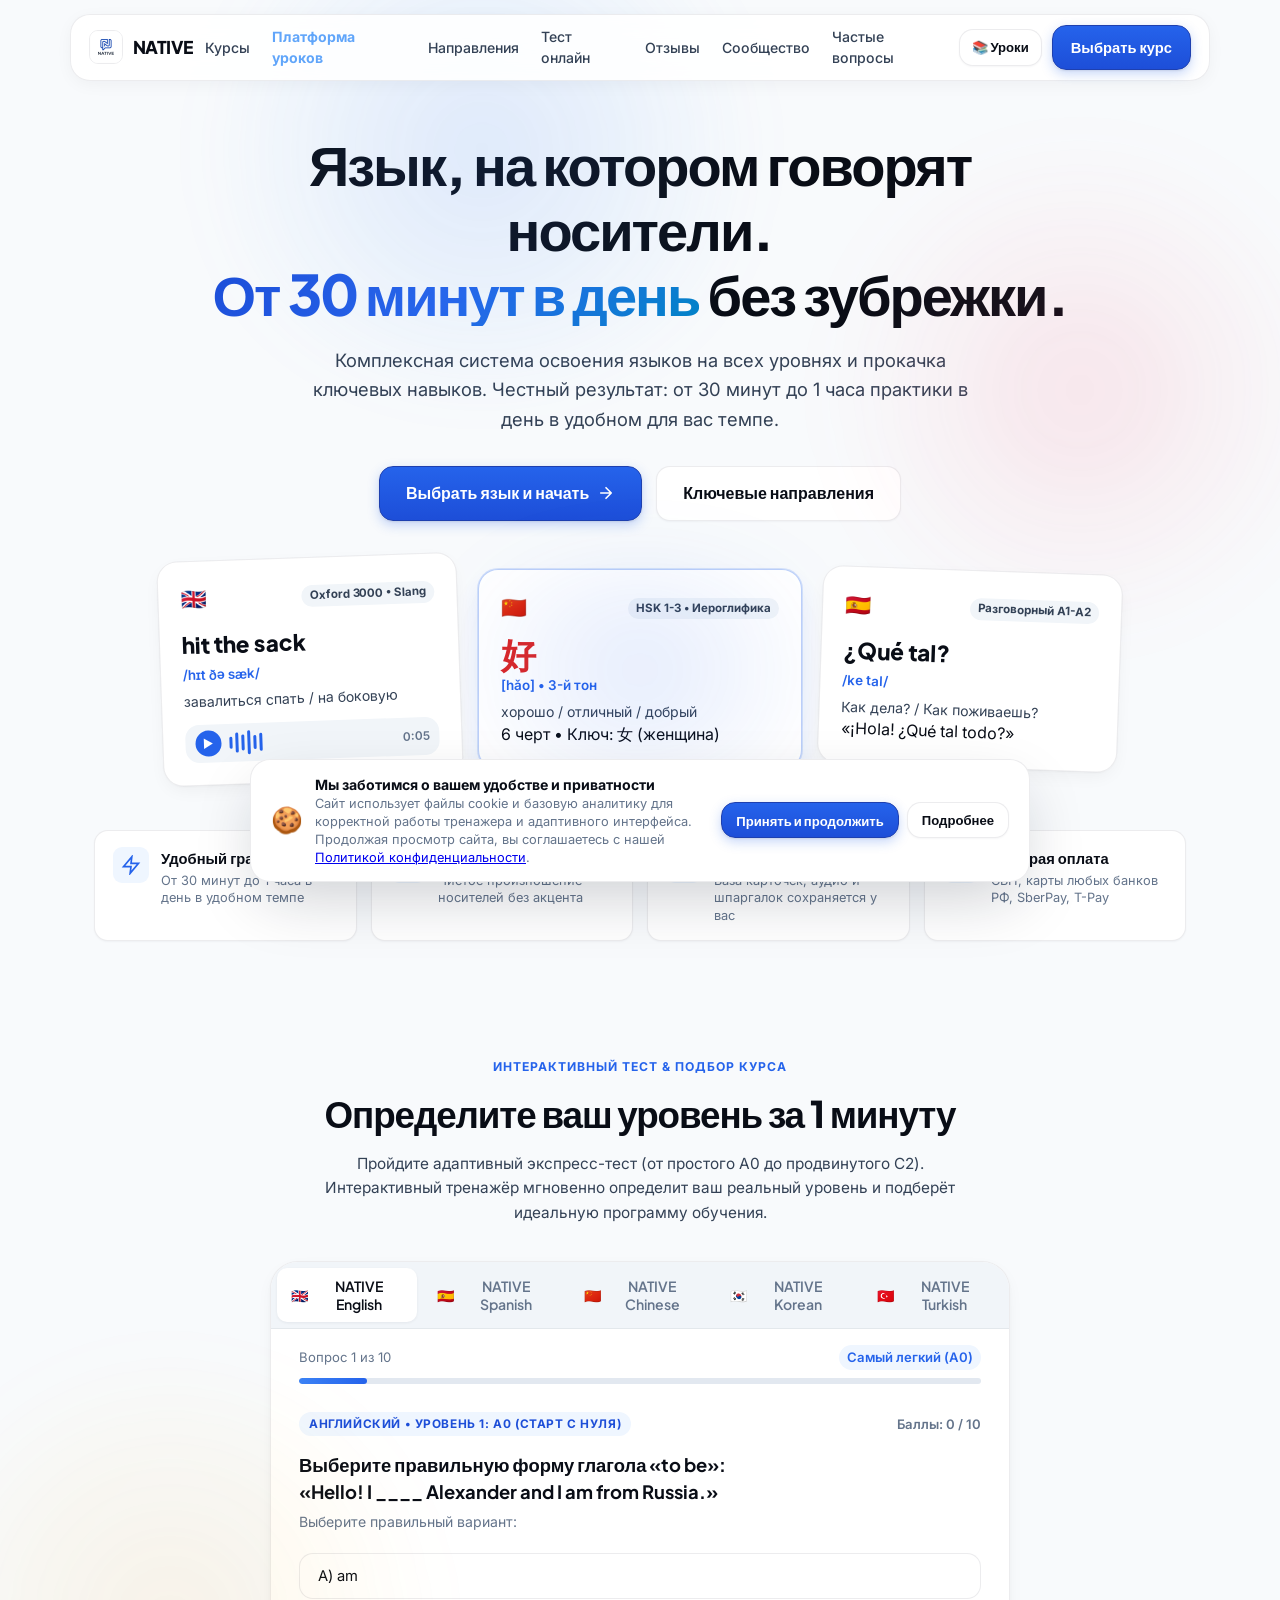
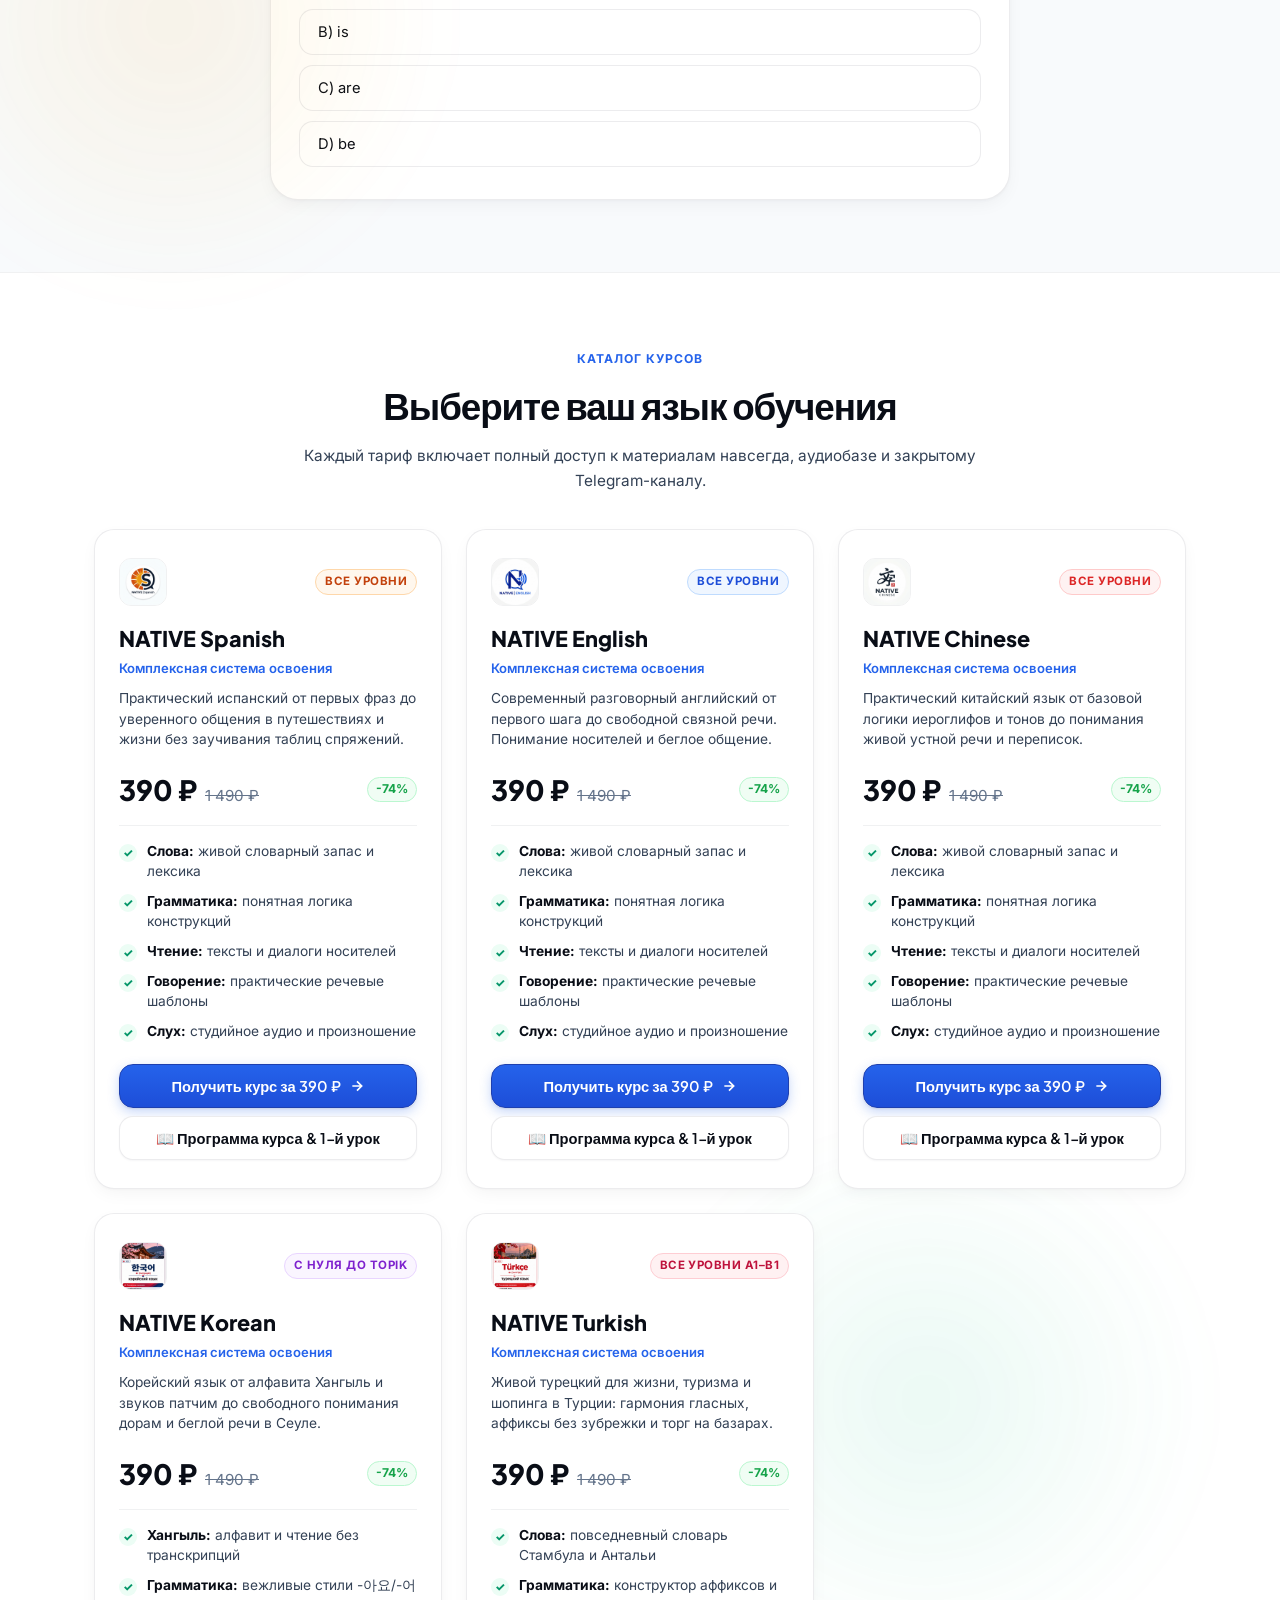
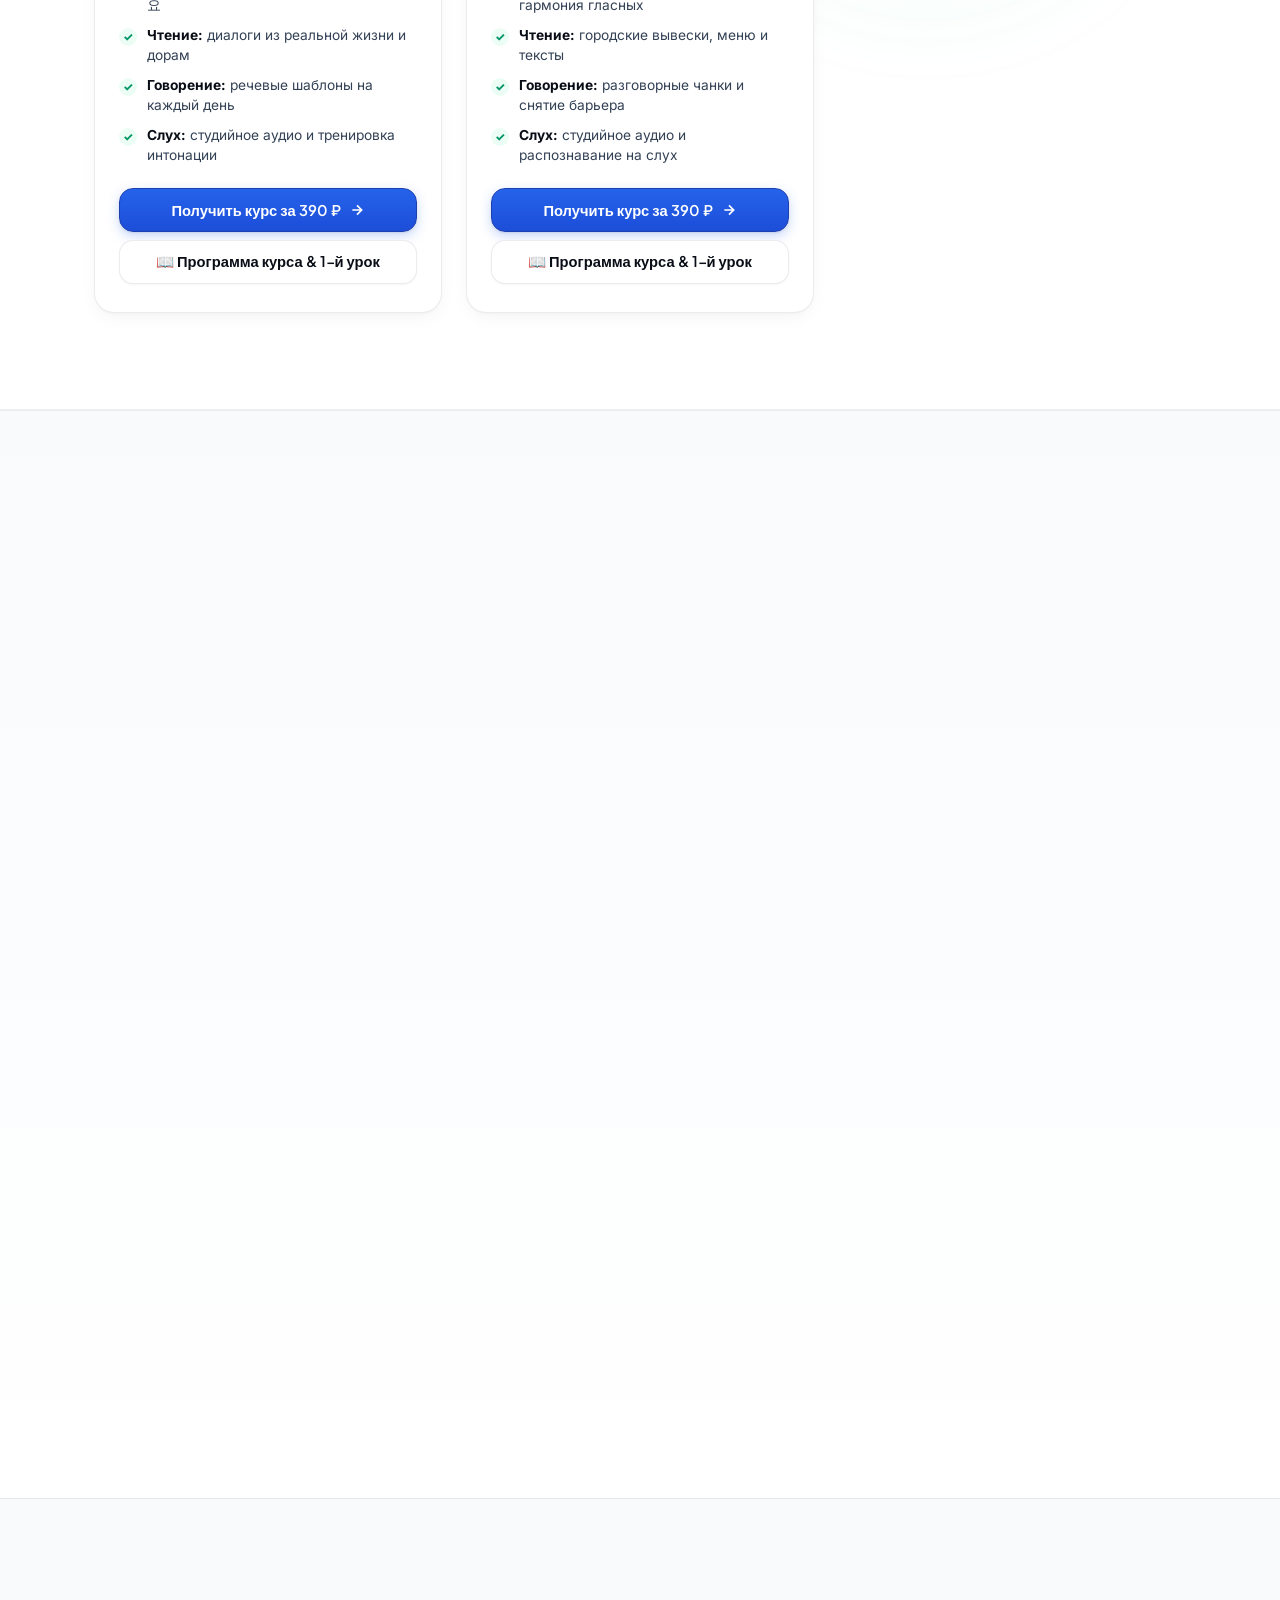
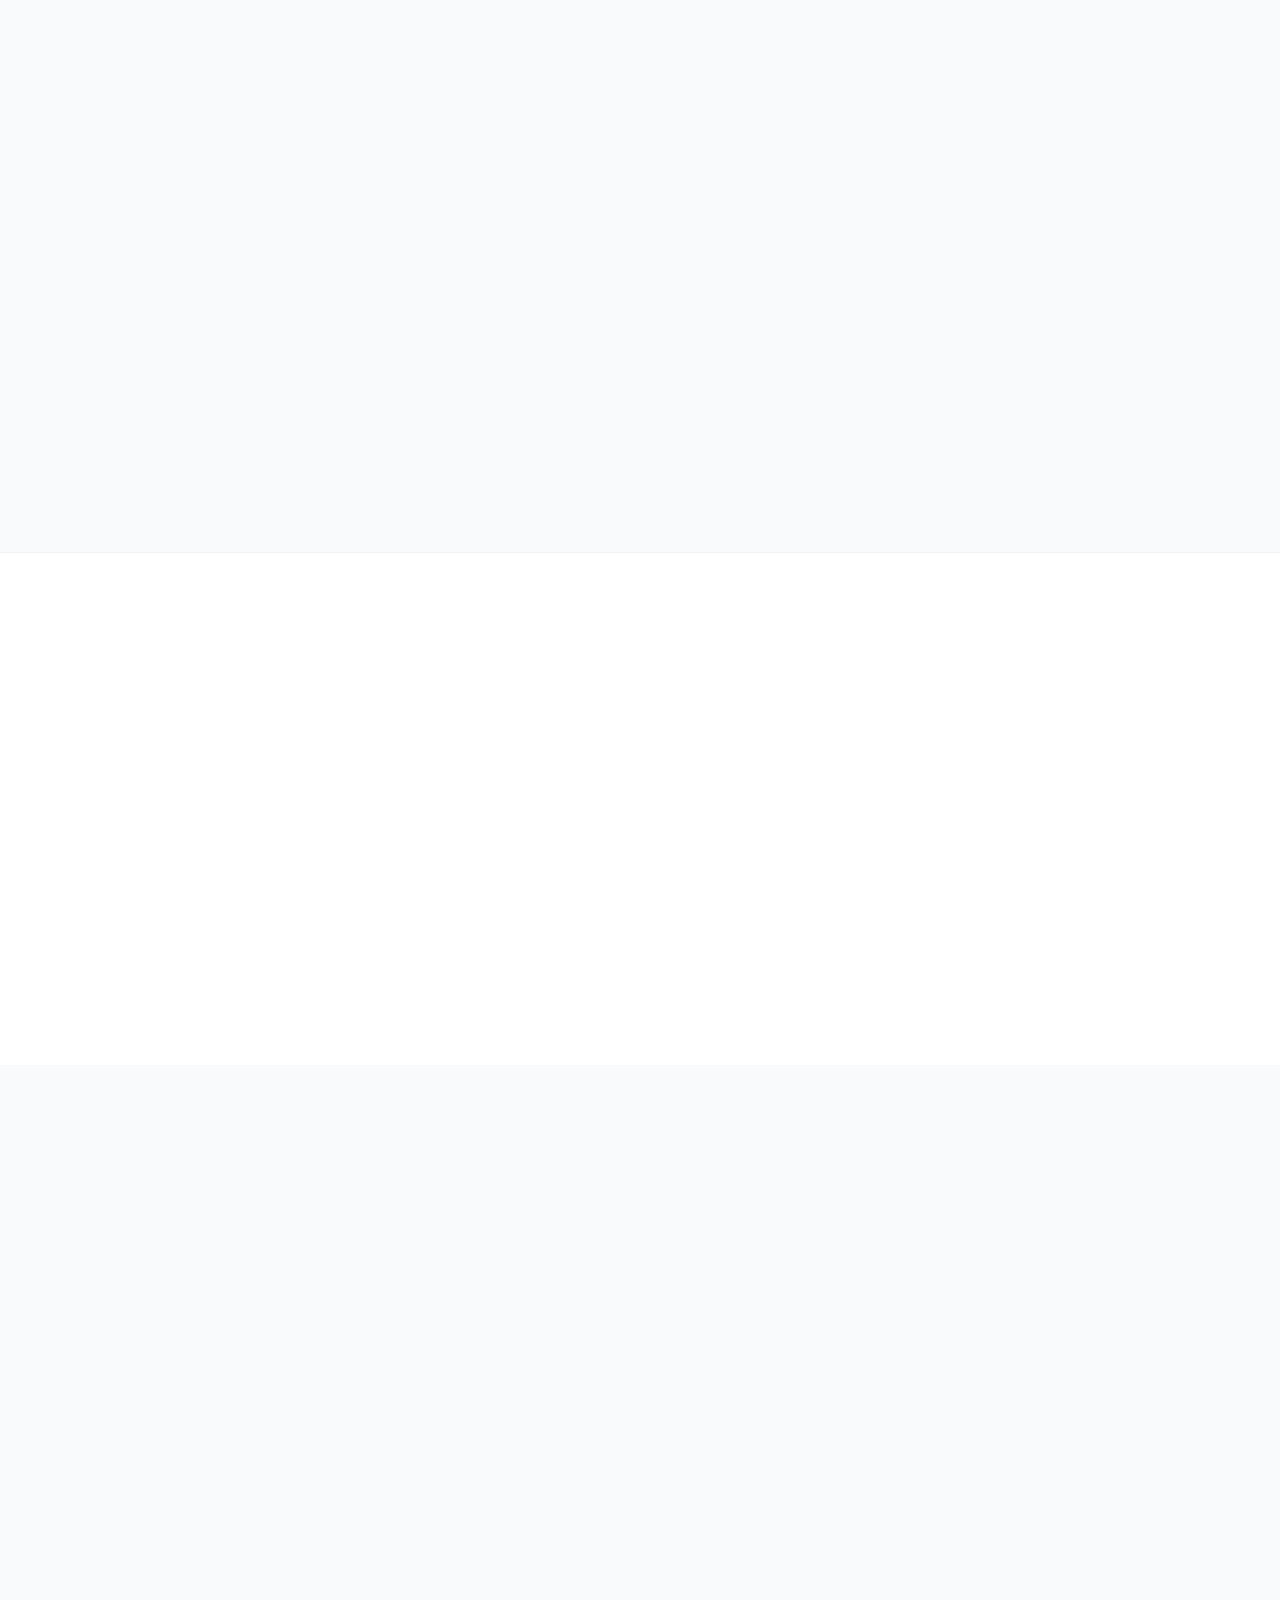
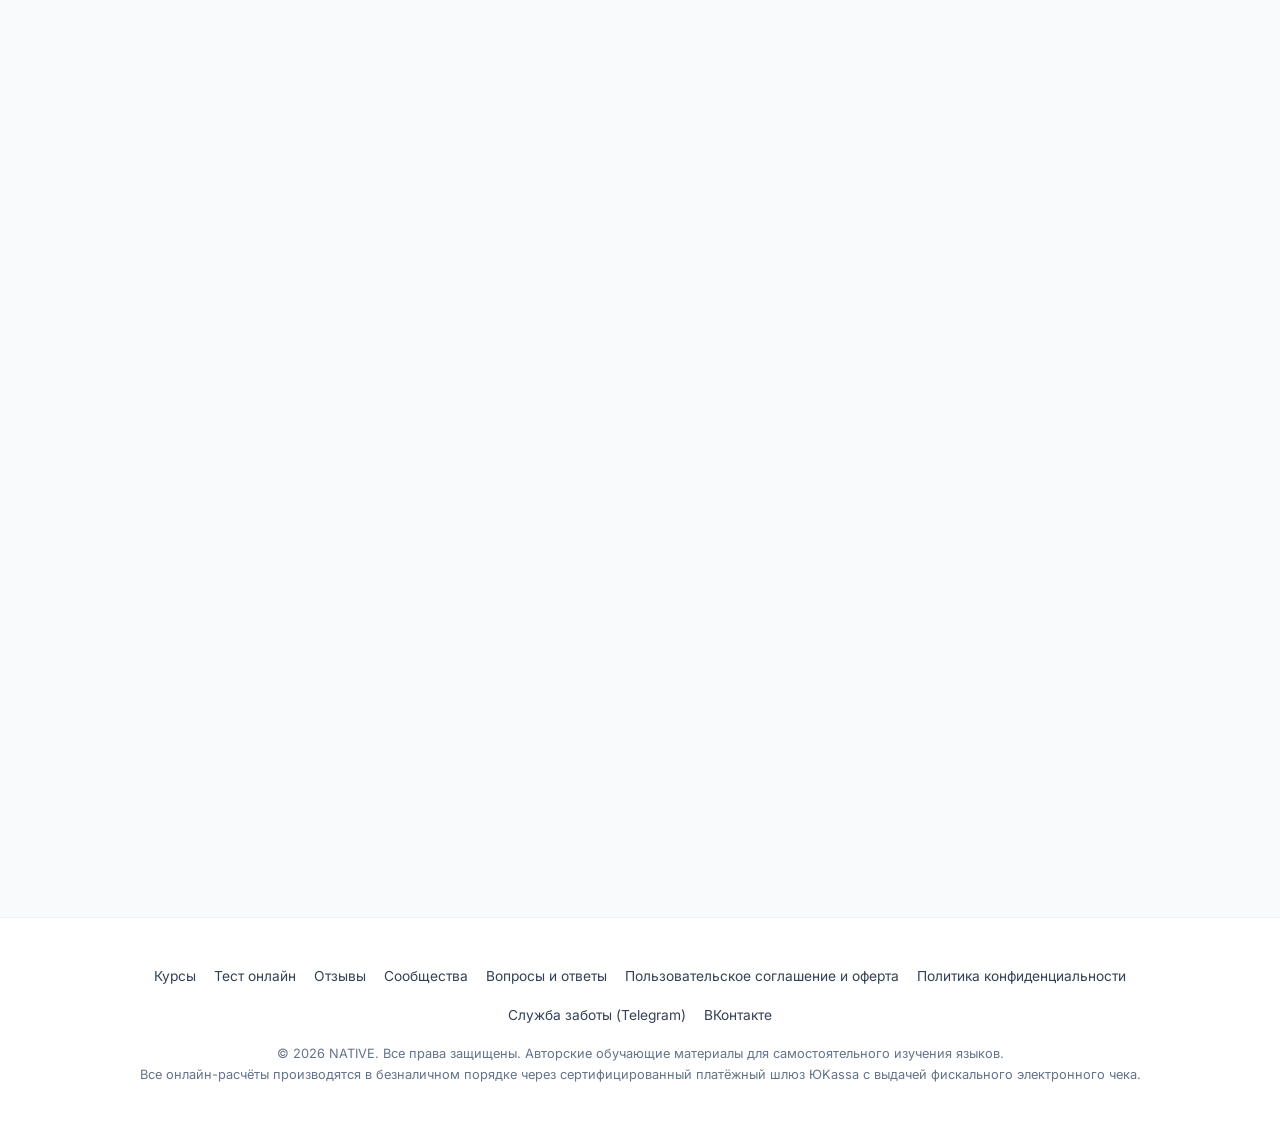
<file: index.html>
<!DOCTYPE html>
<html lang="ru">
<head>
  <meta charset="UTF-8">
  <meta name="viewport" content="width=device-width, initial-scale=1.0">
  <meta http-equiv="X-Content-Type-Options" content="nosniff">
  <meta name="referrer" content="strict-origin-when-cross-origin">
  <title>NATIVE — Разговорные языковые курсы и базы практики</title>
  <meta name="description" content="Разговорный английский, китайский HSK и испанский с нуля от 30 минут в день. Комплексная система освоения, тесты на слух и аудио от носителей языка.">
  <meta name="keywords" content="английский язык, китайский язык HSK, испанский для начинающих, карточки слов, аудио тесты, сленг носителей">
  
  <!-- Open Graph & Social Meta (SEO Pro Max) -->
  <meta property="og:type" content="website">
  <meta property="og:title" content="NATIVE — Языковые курсы и база практики от носителей">
  <meta property="og:description" content="Разговорный английский, китайский HSK и испанский от 30 минут в день. Комплексная система освоения, аудио от носителей. Бессрочный доступ от 290 ₽ навсегда.">
  <meta property="og:image" content="assets/branding/logo_master.jpg">
  <meta property="og:locale" content="ru_RU">
  
  <!-- Twitter Card -->
  <meta name="twitter:card" content="summary_large_image">
  <meta name="twitter:title" content="NATIVE — Языковые базы и аудио-тренажер">
  <meta name="twitter:description" content="Изучение английского, китайского и испанского без зубрежки от 30 минут в день. От 290 ₽ навсегда.">
  <meta name="twitter:image" content="assets/branding/logo_master.jpg">
  
  <link rel="canonical" href="https://mysterio3-8.github.io/LangNative/">
  <link rel="icon" type="image/jpeg" href="assets/branding/logo_master.jpg">

  <!-- Unified Ultra-Fast Stylesheet (Zero FOUC & Single Network Request) -->
  <link rel="stylesheet" href="style.css">

  <!-- Schema.org Educational JSON-LD (Search Engine Rich Snippets) -->
  <script type="application/ld+json">
  {
    "@context": "https://schema.org",
    "@graph": [
      {
        "@type": "EducationalOrganization",
        "name": "NATIVE Edu",
        "url": "https://mysterio3-8.github.io/LangNative/",
        "logo": "assets/branding/logo_master.jpg",
        "sameAs": [
          "https://vk.com/club239331012",
          "https://vk.com/club242408187",
          "https://vk.com/club243301314",
          "https://t.me/mollydamnbro"
        ]
      },
      {
        "@type": "Course",
        "name": "NATIVE English — Все уровни (A0 → C1) по 5 направлениям",
        "description": "Полная система освоения: слова и сленг, грамматика без таблиц, чтение в контексте, разговорные чанки и аудирование на всех уровнях.",
        "provider": { "@type": "Organization", "name": "NATIVE Edu" },
        "offers": {
          "@type": "Offer",
          "price": "390",
          "priceCurrency": "RUB",
          "availability": "https://schema.org/InStock",
          "validFrom": "2026-11-15"
        }
      },
      {
        "@type": "Course",
        "name": "NATIVE Chinese — Все уровни (HSK 1 → 5) по 5 направлениям",
        "description": "Комплексное освоение китайского: 1200+ иероглифов, грамматика HSK, чтение текстов, тоны и слуховой тренажер.",
        "provider": { "@type": "Organization", "name": "NATIVE Edu" },
        "offers": {
          "@type": "Offer",
          "price": "490",
          "priceCurrency": "RUB",
          "availability": "https://schema.org/InStock",
          "validFrom": "2026-11-15"
        }
      },
      {
        "@type": "Course",
        "name": "NATIVE Spanish — Все уровни (A1 → B2) по 5 направлениям",
        "description": "Практический испанский под ключ: топ-1500 слов, разговорная грамматика без таблиц, чтение, речь и студийное аудирование.",
        "provider": { "@type": "Organization", "name": "NATIVE Edu" },
        "offers": {
          "@type": "Offer",
          "price": "290",
          "priceCurrency": "RUB",
          "availability": "https://schema.org/InStock",
          "validFrom": "2026-11-15"
        }
      },
      {
        "@type": "Course",
        "name": "NATIVE Polyglot — Комплект 3 в 1 (Английский + Китайский + Испанский)",
        "description": "Максимальный доступ ко всем 3 курсам, 4200+ слов и аудиобазе носителей навсегда.",
        "provider": { "@type": "Organization", "name": "NATIVE Edu" },
        "offers": {
          "@type": "Offer",
          "price": "790",
          "priceCurrency": "RUB",
          "availability": "https://schema.org/InStock",
          "validFrom": "2026-11-15"
        }
      },
      {
        "@type": "FAQPage",
        "mainEntity": [
          {
            "@type": "Question",
            "name": "В каком формате я получу курс и что входит в комплект?",
            "acceptedAnswer": {
              "@type": "Answer",
              "text": "Вы получаете полноценный электронный PDF-учебник для смартфона и печати на A4, студийные MP3-аудиозаписи носителей языка, карточки для запоминания и практические упражнения с ключами для самопроверки."
            }
          },
          {
            "@type": "Question",
            "name": "Как происходит получение курса сразу после оплаты?",
            "acceptedAnswer": {
              "@type": "Answer",
              "text": "Мгновенно. Ссылка на скачивание файлов и закрытый Telegram-канал открывается в браузере сразу после подтверждения онлайн-оплаты через платёжный шлюз ЮKassa, а также дублируется на указанный Email вместе с чеком по 54-ФЗ."
            }
          },
          {
            "@type": "Question",
            "name": "Есть ли скрытые подписки или повторные списания?",
            "acceptedAnswer": {
              "@type": "Answer",
              "text": "Категорически нет. Никаких подписок или автосписаний. Оплата разовая (от 290 ₽), доступ к материалам и обновлениям остаётся навсегда."
            }
          },
          {
            "@type": "Question",
            "name": "Подойдёт ли курс для начинающих с полного нуля?",
            "acceptedAnswer": {
              "@type": "Answer",
              "text": "Да, все материалы начинаются с базовых элементов: понятная русская транскрипция, правила чтения, базовые слова и аудио-примеры от простых к сложным."
            }
          },
          {
            "@type": "Question",
            "name": "Как оплатить курс?",
            "acceptedAnswer": {
              "@type": "Answer",
              "text": "Оплата проходит исключительно через сертифицированный платёжный шлюз ЮKassa (Shop ID: 1314296): СБП в 1 клик через любой банк РФ (0% комиссии), карты МИР, Visa, Mastercard, а также SberPay и T-Pay. Электронный чек 54-ФЗ формируется автоматически."
            }
          }
        ]
      }
    ]
  }
  </script>
</head>
<body>

  <!-- Ambient Animated Background Canvas -->
  <div class="site-ambient-bg" aria-hidden="true">
    <div class="ambient-orb orb-hero-blue"></div>
    <div class="ambient-orb orb-hero-coral"></div>
    <div class="ambient-orb orb-mid-amber"></div>
    <div class="ambient-orb orb-lower-emerald"></div>
    <div class="ambient-grid-lattice"></div>
  </div>

  <!-- Floating Header -->
  <div class="header-wrapper">
    <header class="header">
      <div class="header-inner">
        <a href="#" class="logo">
          <img src="assets/branding/logo_master.jpg" alt="NATIVE Logo" class="logo-symbol" width="34" height="34" fetchpriority="high">
          <span class="logo-title">NATIVE</span>
        </a>

        <nav class="nav-links">
          <a href="#courses" class="nav-link">Курсы</a>
          <a href="courses.html" class="nav-link" style="color: #60a5fa; font-weight: 700;">Платформа уроков</a>
          <a href="#skills" class="nav-link">Направления</a>
          <a href="#demo" class="nav-link">Тест онлайн</a>
          <a href="#reviews" class="nav-link">Отзывы</a>
          <a href="#community" class="nav-link">Сообщество</a>
          <a href="#faq" class="nav-link">Частые вопросы</a>
        </nav>

        <div class="header-cta">
          <a href="courses.html" class="btn btn-secondary btn-sm" style="padding: 7px 12px; font-size: 0.82rem;">📚 Уроки</a>
          <a href="#courses" class="btn btn-primary">Выбрать курс</a>
        </div>
      </div>
    </header>
  </div>

  <!-- Hero Section -->
  <section class="hero">
    <div class="container">
      <h1 class="hero-title">
        Язык, на котором говорят носители. <br>
        <span class="hero-title-gradient">От 30 минут в день</span> без зубрежки.
      </h1>

      <p class="hero-subtitle">
        Комплексная система освоения языков на всех уровнях и прокачка ключевых навыков. Честный результат: от 30 минут до 1 часа практики в день в удобном для вас темпе.
      </p>

      <div class="hero-actions">
        <a href="#courses" class="btn btn-primary btn-lg">
          <span>Выбрать язык и начать</span>
          <svg width="18" height="18" viewBox="0 0 24 24" fill="none" stroke="currentColor" stroke-width="2.2" stroke-linecap="round" stroke-linejoin="round"><path d="M5 12h14M12 5l7 7-7 7"/></svg>
        </a>
        <a href="#skills" class="btn btn-secondary btn-lg">
          <span>Ключевые направления</span>
        </a>
      </div>

      <!-- Interactive Hero Visual Showcase (Real Lesson Card Previews) -->
      <div class="hero-showcase">
        <div class="showcase-glow"></div>
        
        <!-- English Card Preview -->
        <div class="showcase-card card-en">
          <div class="showcase-card-header">
            <span class="showcase-flag">🇬🇧</span>
            <span class="showcase-pill">Oxford 3000 • Slang</span>
          </div>
          <div class="showcase-word">hit the sack</div>
          <div class="showcase-transcription">/hɪt ðə sæk/</div>
          <div class="showcase-meaning">завалиться спать / на боковую</div>
          <div class="showcase-audio-bar">
            <div class="audio-play-btn">▶</div>
            <div class="audio-wave">
              <span style="height: 12px;"></span>
              <span style="height: 20px;"></span>
              <span style="height: 16px;"></span>
              <span style="height: 24px;"></span>
              <span style="height: 14px;"></span>
              <span style="height: 18px;"></span>
            </div>
            <span class="audio-time">0:05</span>
          </div>
        </div>

        <!-- Chinese Card Preview (Featured Center) -->
        <div class="showcase-card card-cn active-card">
          <div class="showcase-card-header">
            <span class="showcase-flag">🇨🇳</span>
            <span class="showcase-pill">HSK 1-3 • Иероглифика</span>
          </div>
          <div class="showcase-hanzi">好</div>
          <div class="showcase-pinyin">[hǎo] • 3-й тон</div>
          <div class="showcase-meaning">хорошо / отличный / добрый</div>
          <div class="showcase-meta-row">
            <span>6 черт</span>
            <span>•</span>
            <span>Ключ: 女 (женщина)</span>
          </div>
        </div>

        <!-- Spanish Card Preview -->
        <div class="showcase-card card-es">
          <div class="showcase-card-header">
            <span class="showcase-flag">🇪🇸</span>
            <span class="showcase-pill">Разговорный A1-A2</span>
          </div>
          <div class="showcase-word">¿Qué tal?</div>
          <div class="showcase-transcription">/ke tal/</div>
          <div class="showcase-meaning">Как дела? / Как поживаешь?</div>
          <div class="showcase-example">«¡Hola! ¿Qué tal todo?»</div>
        </div>
      </div>

      <!-- Highlights Strip -->
      <div class="hero-highlights">
        <div class="highlight-item">
          <div class="highlight-icon">
            <svg width="20" height="20" viewBox="0 0 24 24" fill="none" stroke="currentColor" stroke-width="2"><path d="M13 2L3 14h9l-1 8 10-12h-9l1-8z"/></svg>
          </div>
          <div>
            <div class="highlight-title">Удобный график</div>
            <div class="highlight-desc">От 30 минут до 1 часа в день в удобном темпе</div>
          </div>
        </div>

        <div class="highlight-item">
          <div class="highlight-icon">
            <svg width="20" height="20" viewBox="0 0 24 24" fill="none" stroke="currentColor" stroke-width="2"><path d="M12 1a3 3 0 0 0-3 3v8a3 3 0 0 0 6 0V4a3 3 0 0 0-3-3z"/><path d="M19 10v2a7 7 0 0 1-14 0v-2"/><line x1="12" y1="19" x2="12" y2="23"/><line x1="8" y1="23" x2="16" y2="23"/></svg>
          </div>
          <div>
            <div class="highlight-title">Живая озвучка</div>
            <div class="highlight-desc">Чистое произношение носителей без акцента</div>
          </div>
        </div>

        <div class="highlight-item">
          <div class="highlight-icon">
            <svg width="20" height="20" viewBox="0 0 24 24" fill="none" stroke="currentColor" stroke-width="2"><rect x="5" y="2" width="14" height="20" rx="2" ry="2"/><line x1="12" y1="18" x2="12.01" y2="18"/></svg>
          </div>
          <div>
            <div class="highlight-title">Доступ навсегда</div>
            <div class="highlight-desc">База карточек, аудио и шпаргалок сохраняется у вас</div>
          </div>
        </div>

        <div class="highlight-item">
          <div class="highlight-icon">
            <svg width="20" height="20" viewBox="0 0 24 24" fill="none" stroke="currentColor" stroke-width="2"><rect x="1" y="4" width="22" height="16" rx="2" ry="2"/><line x1="1" y1="10" x2="23" y2="10"/></svg>
          </div>
          <div>
            <div class="highlight-title">Быстрая оплата</div>
            <div class="highlight-desc">СБП, карты любых банков РФ, SberPay, T-Pay</div>
          </div>
        </div>
      </div>
    </div>
  </section>

  <!-- Interactive Demo Console -->
  <section id="demo" class="demo-section">
    <div class="container">
      <div class="section-head">
        <span class="section-tag">Интерактивный тест & Подбор курса</span>
        <h2 class="section-title">Определите ваш уровень за 1 минуту</h2>
        <p class="section-desc">Пройдите адаптивный экспресс-тест (от простого A0 до продвинутого C2). Интерактивный тренажёр мгновенно определит ваш реальный уровень и подберёт идеальную программу обучения.</p>
      </div>

      <div class="demo-console theme-en">
        <div class="demo-tabs-bar">
          <button class="demo-tab active" data-lang="en">
            <span>🇬🇧</span> NATIVE English
          </button>
          <button class="demo-tab" data-lang="es">
            <span>🇪🇸</span> NATIVE Spanish
          </button>
          <button class="demo-tab" data-lang="cn">
            <span>🇨🇳</span> NATIVE Chinese
          </button>
          <button class="demo-tab" data-lang="ko">
            <span>🇰🇷</span> NATIVE Korean
          </button>
          <button class="demo-tab" data-lang="tr">
            <span>🇹🇷</span> NATIVE Turkish
          </button>
        </div>

        <!-- Progress Bar & Stepper -->
        <div class="demo-progress-bar-wrap">
          <div class="demo-progress-info">
            <span id="demo-step-label">Вопрос 1 из 10</span>
            <span id="demo-difficulty-label" class="demo-difficulty-badge">Самый легкий (A0)</span>
          </div>
          <div class="demo-progress-track">
            <div id="demo-progress-fill" class="demo-progress-fill" style="width: 10%;"></div>
          </div>
        </div>

        <div class="demo-body">
          <div id="demo-quiz-view">
            <div class="demo-meta">
              <span id="demo-tag" class="demo-pill">Диагностика уровня</span>
              <div id="demo-score-chip" class="demo-score-chip">Баллы: 0 / 10</div>
            </div>

            <div class="demo-question-card">
              <div id="demo-question" class="demo-question-text">Загрузка вопроса...</div>
              <div id="demo-subtext" class="demo-question-sub">Выберите правильный вариант:</div>
            </div>

            <div id="demo-options" class="demo-options"></div>
            <div id="demo-feedback" class="demo-explanation"></div>

            <div id="demo-next-box" style="display: none; margin-top: 20px; text-align: right;">
              <button id="btn-next-demo-quiz" class="btn btn-primary" style="padding: 10px 22px; font-size: 0.92rem;">
                <span id="btn-next-text">Следующий вопрос</span>
                <svg width="16" height="16" viewBox="0 0 24 24" fill="none" stroke="currentColor" stroke-width="2.5"><path d="M5 12h14M12 5l7 7-7 7"/></svg>
              </button>
            </div>
          </div>

          <!-- Result & Course Recommendation Card -->
          <div id="demo-result-card" class="demo-result-card" style="display: none;">
            <div class="result-header">
              <div class="result-trophy-badge" id="result-badge-icon">🎯</div>
              <div>
                <span class="result-supertitle">Диагностика завершена</span>
                <h3 class="result-level-title" id="result-level-title">Ваш уровень: A1 (Базовый)</h3>
                <div class="result-score-text" id="result-score-text">Правильных ответов: 2 из 3</div>
              </div>
            </div>

            <div class="result-diagnosis-box">
              <h4>💡 Индивидуальный диагноз:</h4>
              <p id="result-diagnosis-text">
                У вас есть хорошее чутье базовых слов, но не хватает живых разговорных связок и речевых чанков.
              </p>
            </div>

            <div class="result-course-offer">
              <div class="result-course-details">
                <span class="offer-tag">Рекомендованный курс под ваш уровень</span>
                <h4 id="result-course-name">NATIVE English</h4>
                <p id="result-course-focus">Фокус: 1 000 ключевых слов Oxford 3000 + связки и американский сленг навсегда.</p>
              </div>
              <div class="result-course-action">
                <div class="result-course-price" id="result-course-price">290 ₽</div>
                <button id="btn-result-buy" class="btn btn-primary btn-block">
                  <span id="btn-result-buy-text">Оформить курс за 290 ₽</span>
                  <svg width="16" height="16" viewBox="0 0 24 24" fill="none" stroke="currentColor" stroke-width="2.5"><path d="M5 12h14M12 5l7 7-7 7"/></svg>
                </button>
              </div>
            </div>

            <div class="result-retry-box">
              <button id="btn-retry-quiz" class="btn btn-secondary btn-sm">↺ Пройти тест заново</button>
            </div>
          </div>
        </div>
      </div>
    </div>
  </section>

  <!-- Courses Grid -->
  <section id="courses" class="courses-section">
    <div class="container">
      <div class="section-head">
        <span class="section-tag">Каталог курсов</span>
        <h2 class="section-title">Выберите ваш язык обучения</h2>
        <p class="section-desc">Каждый тариф включает полный доступ к материалам навсегда, аудиобазе и закрытому Telegram-каналу.</p>
      </div>

      <div class="courses-grid">
        <!-- Spanish Card -->
        <div class="course-card theme-es">
          <div class="course-top">
            <img src="assets/branding/avatar_spanish.jpg" alt="NATIVE Spanish" class="course-avatar" width="48" height="48" loading="lazy" decoding="async">
            <span class="course-badge badge-es">Все уровни</span>
          </div>
          
          <h3 class="course-title">NATIVE Spanish</h3>
          <div class="course-level">Комплексная система освоения</div>
          <p class="course-desc">Практический испанский от первых фраз до уверенного общения в путешествиях и жизни без заучивания таблиц спряжений.</p>

          <div class="price-tag-wrapper">
            <div class="price-main">
              <span class="price-current">390 ₽</span>
              <span class="price-old">1 490 ₽</span>
            </div>
            <span class="price-pill-discount">-74%</span>
          </div>

          <ul class="course-checklist">
            <li class="check-item"><span class="check-icon">✓</span> <span class="check-text"><strong>Слова:</strong> живой словарный запас и лексика</span></li>
            <li class="check-item"><span class="check-icon">✓</span> <span class="check-text"><strong>Грамматика:</strong> понятная логика конструкций</span></li>
            <li class="check-item"><span class="check-icon">✓</span> <span class="check-text"><strong>Чтение:</strong> тексты и диалоги носителей</span></li>
            <li class="check-item"><span class="check-icon">✓</span> <span class="check-text"><strong>Говорение:</strong> практические речевые шаблоны</span></li>
            <li class="check-item"><span class="check-icon">✓</span> <span class="check-text"><strong>Слух:</strong> студийное аудио и произношение</span></li>
          </ul>

          <button class="btn btn-primary btn-block" data-buy="spanish" data-title="NATIVE Spanish" data-price="390 ₽">
            <span>Получить курс за 390 ₽</span>
            <svg width="16" height="16" viewBox="0 0 24 24" fill="none" stroke="currentColor" stroke-width="2.5"><path d="M5 12h14M12 5l7 7-7 7"/></svg>
          </button>
          <button class="btn btn-secondary btn-block btn-syllabus" data-course="spanish" style="margin-top: 8px;">
            <span>📖 Программа курса & 1-й урок</span>
          </button>
        </div>

        <!-- English Card -->
        <div class="course-card theme-en">
          <div class="course-top">
            <img src="assets/branding/avatar_english.jpg" alt="NATIVE English" class="course-avatar" width="48" height="48" loading="lazy" decoding="async">
            <span class="course-badge badge-en">Все уровни</span>
          </div>
          
          <h3 class="course-title">NATIVE English</h3>
          <div class="course-level">Комплексная система освоения</div>
          <p class="course-desc">Современный разговорный английский от первого шага до свободной связной речи. Понимание носителей и беглое общение.</p>

          <div class="price-tag-wrapper">
            <div class="price-main">
              <span class="price-current">390 ₽</span>
              <span class="price-old">1 490 ₽</span>
            </div>
            <span class="price-pill-discount">-74%</span>
          </div>

          <ul class="course-checklist">
            <li class="check-item"><span class="check-icon">✓</span> <span class="check-text"><strong>Слова:</strong> живой словарный запас и лексика</span></li>
            <li class="check-item"><span class="check-icon">✓</span> <span class="check-text"><strong>Грамматика:</strong> понятная логика конструкций</span></li>
            <li class="check-item"><span class="check-icon">✓</span> <span class="check-text"><strong>Чтение:</strong> тексты и диалоги носителей</span></li>
            <li class="check-item"><span class="check-icon">✓</span> <span class="check-text"><strong>Говорение:</strong> практические речевые шаблоны</span></li>
            <li class="check-item"><span class="check-icon">✓</span> <span class="check-text"><strong>Слух:</strong> студийное аудио и произношение</span></li>
          </ul>

          <button class="btn btn-primary btn-block" data-buy="english" data-title="NATIVE English" data-price="390 ₽">
            <span>Получить курс за 390 ₽</span>
            <svg width="16" height="16" viewBox="0 0 24 24" fill="none" stroke="currentColor" stroke-width="2.5"><path d="M5 12h14M12 5l7 7-7 7"/></svg>
          </button>
          <button class="btn btn-secondary btn-block btn-syllabus" data-course="english" style="margin-top: 8px;">
            <span>📖 Программа курса & 1-й урок</span>
          </button>
        </div>

        <!-- Chinese Card -->
        <div class="course-card theme-cn">
          <div class="course-top">
            <img src="assets/branding/avatar_chinese.jpg" alt="NATIVE Chinese" class="course-avatar" width="48" height="48" loading="lazy" decoding="async">
            <span class="course-badge badge-cn">Все уровни</span>
          </div>
          
          <h3 class="course-title">NATIVE Chinese</h3>
          <div class="course-level">Комплексная система освоения</div>
          <p class="course-desc">Практический китайский язык от базовой логики иероглифов и тонов до понимания живой устной речи и переписок.</p>

          <div class="price-tag-wrapper">
            <div class="price-main">
              <span class="price-current">390 ₽</span>
              <span class="price-old">1 490 ₽</span>
            </div>
            <span class="price-pill-discount">-74%</span>
          </div>

          <ul class="course-checklist">
            <li class="check-item"><span class="check-icon">✓</span> <span class="check-text"><strong>Слова:</strong> живой словарный запас и лексика</span></li>
            <li class="check-item"><span class="check-icon">✓</span> <span class="check-text"><strong>Грамматика:</strong> понятная логика конструкций</span></li>
            <li class="check-item"><span class="check-icon">✓</span> <span class="check-text"><strong>Чтение:</strong> тексты и диалоги носителей</span></li>
            <li class="check-item"><span class="check-icon">✓</span> <span class="check-text"><strong>Говорение:</strong> практические речевые шаблоны</span></li>
            <li class="check-item"><span class="check-icon">✓</span> <span class="check-text"><strong>Слух:</strong> студийное аудио и произношение</span></li>
          </ul>

          <button class="btn btn-primary btn-block" data-buy="chinese" data-title="NATIVE Chinese" data-price="390 ₽">
            <span>Получить курс за 390 ₽</span>
            <svg width="16" height="16" viewBox="0 0 24 24" fill="none" stroke="currentColor" stroke-width="2.5"><path d="M5 12h14M12 5l7 7-7 7"/></svg>
          </button>
          <button class="btn btn-secondary btn-block btn-syllabus" data-course="chinese" style="margin-top: 8px;">
            <span>📖 Программа курса & 1-й урок</span>
          </button>
        </div>

        <!-- Korean Card -->
        <div class="course-card theme-ko">
          <div class="course-top">
            <img src="assets/branding/avatar_korean.jpg" alt="NATIVE Korean" class="course-avatar" width="48" height="48" loading="lazy" decoding="async">
            <span class="course-badge badge-ko">С нуля до TOPIK</span>
          </div>
          
          <h3 class="course-title">NATIVE Korean</h3>
          <div class="course-level">Комплексная система освоения</div>
          <p class="course-desc">Корейский язык от алфавита Хангыль и звуков патчим до свободного понимания дорам и беглой речи в Сеуле.</p>

          <div class="price-tag-wrapper">
            <div class="price-main">
              <span class="price-current">390 ₽</span>
              <span class="price-old">1 490 ₽</span>
            </div>
            <span class="price-pill-discount">-74%</span>
          </div>

          <ul class="course-checklist">
            <li class="check-item"><span class="check-icon">✓</span> <span class="check-text"><strong>Хангыль:</strong> алфавит и чтение без транскрипций</span></li>
            <li class="check-item"><span class="check-icon">✓</span> <span class="check-text"><strong>Грамматика:</strong> вежливые стили -아요/-어요</span></li>
            <li class="check-item"><span class="check-icon">✓</span> <span class="check-text"><strong>Чтение:</strong> диалоги из реальной жизни и дорам</span></li>
            <li class="check-item"><span class="check-icon">✓</span> <span class="check-text"><strong>Говорение:</strong> речевые шаблоны на каждый день</span></li>
            <li class="check-item"><span class="check-icon">✓</span> <span class="check-text"><strong>Слух:</strong> студийное аудио и тренировка интонации</span></li>
          </ul>

          <button class="btn btn-primary btn-block" data-buy="korean" data-title="NATIVE Korean" data-price="390 ₽">
            <span>Получить курс за 390 ₽</span>
            <svg width="16" height="16" viewBox="0 0 24 24" fill="none" stroke="currentColor" stroke-width="2.5"><path d="M5 12h14M12 5l7 7-7 7"/></svg>
          </button>
          <button class="btn btn-secondary btn-block btn-syllabus" data-course="korean" style="margin-top: 8px;">
            <span>📖 Программа курса & 1-й урок</span>
          </button>
        </div>

        <!-- Turkish Card -->
        <div class="course-card theme-tr">
          <div class="course-top">
            <img src="assets/branding/avatar_turkish.jpg" alt="NATIVE Turkish" class="course-avatar" width="48" height="48" loading="lazy" decoding="async">
            <span class="course-badge badge-tr">Все уровни A1–B1</span>
          </div>
          
          <h3 class="course-title">NATIVE Turkish</h3>
          <div class="course-level">Комплексная система освоения</div>
          <p class="course-desc">Живой турецкий для жизни, туризма и шопинга в Турции: гармония гласных, аффиксы без зубрежки и торг на базарах.</p>

          <div class="price-tag-wrapper">
            <div class="price-main">
              <span class="price-current">390 ₽</span>
              <span class="price-old">1 490 ₽</span>
            </div>
            <span class="price-pill-discount">-74%</span>
          </div>

          <ul class="course-checklist">
            <li class="check-item"><span class="check-icon">✓</span> <span class="check-text"><strong>Слова:</strong> повседневный словарь Стамбула и Антальи</span></li>
            <li class="check-item"><span class="check-icon">✓</span> <span class="check-text"><strong>Грамматика:</strong> конструктор аффиксов и гармония гласных</span></li>
            <li class="check-item"><span class="check-icon">✓</span> <span class="check-text"><strong>Чтение:</strong> городские вывески, меню и тексты</span></li>
            <li class="check-item"><span class="check-icon">✓</span> <span class="check-text"><strong>Говорение:</strong> разговорные чанки и снятие барьера</span></li>
            <li class="check-item"><span class="check-icon">✓</span> <span class="check-text"><strong>Слух:</strong> студийное аудио и распознавание на слух</span></li>
          </ul>

          <button class="btn btn-primary btn-block" data-buy="turkish" data-title="NATIVE Turkish" data-price="390 ₽">
            <span>Получить курс за 390 ₽</span>
            <svg width="16" height="16" viewBox="0 0 24 24" fill="none" stroke="currentColor" stroke-width="2.5"><path d="M5 12h14M12 5l7 7-7 7"/></svg>
          </button>
          <button class="btn btn-secondary btn-block btn-syllabus" data-course="turkish" style="margin-top: 8px;">
            <span>📖 Программа курса & 1-й урок</span>
          </button>
        </div>
        </div>
      </div>
    </div>
  </section>

  <!-- 5 Dimensions of Language Fluency Across All Levels -->
  <section id="skills" class="skills-matrix-section">
    <div class="container">
      <div class="section-head">
        <span class="section-tag">Методология освоения</span>
        <h2 class="section-title">Направления обучения</h2>
        <p class="section-desc" style="max-width: 720px; margin: 0 auto 36px;">
          Слова, интуитивная грамматика, беглое чтение, разговорный тренажер и восприятие на слух в единой системе от начального старта до свободного владения.
        </p>
      </div>

      <div class="skills-grid">
        <!-- 1. Vocabulary & Slang -->
        <div class="skill-card">
          <div class="skill-icon-wrap" style="background: rgba(37, 99, 235, 0.1); color: #2563eb;">📚</div>
          <div class="skill-level-pill">Все ступени освоения</div>
          <h3 class="skill-card-title">Изучение слов и живой лексики</h3>
          <p class="skill-card-desc">
            Актуальные частотные словари и живой сленг из современной жизни. Интервальное повторение и контекст вместо зубрежки устаревших списков.
          </p>
          <ul class="skill-mini-list">
            <li>✓ Готовые карточки с переводом и примерами</li>
            <li>✓ Мнемоника для быстрого запоминания</li>
            <li>✓ Только живая разговорная речь</li>
          </ul>
        </div>

        <!-- 2. Intuitive Grammar -->
        <div class="skill-card">
          <div class="skill-icon-wrap" style="background: rgba(16, 185, 129, 0.1); color: #10b981;">🧩</div>
          <div class="skill-level-pill">Все ступени освоения</div>
          <h3 class="skill-card-title">Грамматика носителей без таблиц</h3>
          <p class="skill-card-desc">
            Освоение грамматических паттернов и речевых формул. Вы сразу понимаете структуру предложения так, как её чувствуют носители языка с детства.
          </p>
          <ul class="skill-mini-list">
            <li>✓ Готовые связки вместо заучивания правил</li>
            <li>✓ Разборы: как пишут в учебниках vs как говорят в жизни</li>
            <li>✓ Понятная логика и порядок слов</li>
          </ul>
        </div>

        <!-- 3. Reading in Context -->
        <div class="skill-card">
          <div class="skill-icon-wrap" style="background: rgba(234, 88, 12, 0.1); color: #ea580c;">📖</div>
          <div class="skill-level-pill">Все ступени освоения</div>
          <h3 class="skill-card-title">Чтение и понимание контекста</h3>
          <p class="skill-card-desc">
            Чтение неадаптированных диалогов, вывесок, меню, переписок в мессенджерах и постов в соцсетях с параллельным русским переводом.
          </p>
          <ul class="skill-mini-list">
            <li>✓ Понимание контекста без словаря</li>
            <li>✓ Разбор сокращений и современного сленга</li>
            <li>✓ Быстрое чтение без зависаний</li>
          </ul>
        </div>

        <!-- 4. Speaking & Shadowing -->
        <div class="skill-card">
          <div class="skill-icon-wrap" style="background: rgba(220, 38, 38, 0.1); color: #dc2626;">🗣️</div>
          <div class="skill-level-pill">Все ступени освоения</div>
          <h3 class="skill-card-title">Говорение и снятие барьера</h3>
          <p class="skill-card-desc">
            Техника Shadowing (повторение за диктором) и готовые разговорные шаблоны на все случаи жизни (кафе, такси, отель, знакомство, диалоги).
          </p>
          <ul class="skill-mini-list">
            <li>✓ Преодоление языкового барьера и страха ошибки</li>
            <li>✓ Постановка естественной интонации</li>
            <li>✓ Автоматизм ответов в реальном диалоге</li>
          </ul>
        </div>

        <!-- 5. Listening Comprehension -->
        <div class="skill-card">
          <div class="skill-icon-wrap" style="background: rgba(147, 51, 234, 0.1); color: #9333ea;">🎧</div>
          <div class="skill-level-pill">Все ступени освоения</div>
          <h3 class="skill-card-title">Слушание и распознавание речи</h3>
          <p class="skill-card-desc">
            Тренировка восприятия беглой речи на слух. Чистая студийная озвучка носителей и разбор физики звуковых слияний и редукций.
          </p>
          <ul class="skill-mini-list">
            <li>✓ Разбор сглатывания звуков в связной речи</li>
            <li>✓ Тренажер тонов и интонации</li>
            <li>✓ Понимание беглого темпа речи</li>
          </ul>
        </div>
      </div>
    </div>
  </section>

  <!-- Customer Reviews with Intelligent Auto-Moderation -->
  <section id="reviews" class="reviews-section">
    <div class="container">
      <div class="reviews-head-action">
        <div class="section-head" style="margin: 0; text-align: left;">
          <span class="section-tag">Мнения учеников</span>
          <h2 class="section-title">Отзывы о наших курсах</h2>
          <p class="section-desc">Только подтверждённые отзывы студентов. Все публикации проходят автоматическую модерацию.</p>
        </div>
        <button id="btn-toggle-review-form" class="btn btn-secondary">
          <svg width="18" height="18" viewBox="0 0 24 24" fill="none" stroke="currentColor" stroke-width="2"><path d="M12 20h9"/><path d="M16.5 3.5a2.121 2.121 0 0 1 3 3L7 19l-4 1 1-4L16.5 3.5z"/></svg>
          <span>Написать отзыв</span>
        </button>
      </div>

      <!-- Live Reviews Grid -->
      <div id="reviews-container" class="reviews-grid">
        <!-- Rendered Dynamically from data/reviews.json -->
      </div>

      <!-- Review Form Box -->
      <div id="review-form-wrapper" class="review-form-box" style="display: none;">
        <h3 class="review-form-title">Оставить отзыв о курсе</h3>
        <p class="review-form-subtitle">Поделитесь вашим честным опытом обучения. Отзыв появится на сайте после автомодерации.</p>

        <!-- Star Rating Picker -->
        <div class="review-stars-select" id="star-picker">
          <button type="button" class="star-btn active" data-val="1">★</button>
          <button type="button" class="star-btn active" data-val="2">★</button>
          <button type="button" class="star-btn active" data-val="3">★</button>
          <button type="button" class="star-btn active" data-val="4">★</button>
          <button type="button" class="star-btn active" data-val="5">★</button>
        </div>

        <form id="review-submit-form">
          <input type="hidden" id="review-rating-val" value="5">
          <div class="form-row-2">
            <input type="text" id="review-name" placeholder="Ваше имя" required autocomplete="name" class="review-input">
            <input type="text" id="review-contact" placeholder="Telegram ник или ссылка ВК (необязательно)" autocomplete="username" class="review-input">
          </div>

          <div style="margin-bottom: 16px;">
            <select id="review-course" class="review-input" required>
              <option value="english">NATIVE English (Разговорный английский)</option>
              <option value="chinese">NATIVE Chinese (Китайский HSK Turbo)</option>
              <option value="spanish">NATIVE Spanish (Практический испанский)</option>
            </select>
          </div>

          <textarea id="review-text" placeholder="Напишите ваш подробный отзыв: что понравилось, как помогли аудио и карточки..." required minlength="15" class="review-textarea"></textarea>

          <div id="review-moderation-msg" class="moderation-status-box"></div>

          <button type="submit" id="btn-submit-review" class="btn btn-primary btn-block">
            <span>Отправить отзыв на проверку</span>
          </button>

          <p style="font-size: 0.76rem; color: var(--text-muted); text-align: center; margin-top: 10px; line-height: 1.4;">
            🔒 Нажимая кнопку, вы соглашаетесь с <a href="privacy.html" target="_blank" style="color: var(--brand-blue); text-decoration: underline;">Политикой конфиденциальности</a> и правилами сайта.
          </p>
        </form>

        <p style="font-size: 0.78rem; color: var(--text-muted); text-align: center; margin-top: 14px;">
          🛡️ На сайте включена интеллектуальная автомодерация: спам, нецензурная лексика и заказной хейт конкурентов блокируются автоматически.
        </p>
      </div>
    </div>
  </section>

  <!-- Real Community & Open Feedback Section -->
  <section id="community" class="community-section">
    <div class="container">
      <div class="section-head">
        <span class="section-tag">Открытое сообщество</span>
        <h2 class="section-title">Живые каналы и честные отзывы</h2>
        <p class="section-desc">Мы не публикуем фальшивые отзывы. Все наши материалы, ежедневные карточки и обсуждения открыты в сообществах ВКонтакте.</p>
      </div>

      <div class="community-grid">
        <a href="https://vk.com/club239331012" target="_blank" class="community-card comm-en">
          <div>
            <div class="community-card-top">
              <img src="assets/branding/avatar_english.jpg" alt="English VK" class="community-card-avatar" width="44" height="44" loading="lazy" decoding="async">
              <div>
                <div class="community-card-name">NATIVE | English</div>
                <div class="community-card-meta">vk.com/club239331012</div>
              </div>
            </div>
            <p class="community-card-desc">Ежедневные карточки сленга, разборы песен и сериалов, опросы и открытые ветки обсуждений с подписчиками.</p>
          </div>
          <div class="community-card-link">
            <span>Перейти в сообщество</span>
            <svg width="16" height="16" viewBox="0 0 24 24" fill="none" stroke="currentColor" stroke-width="2.5"><path d="M5 12h14M12 5l7 7-7 7"/></svg>
          </div>
        </a>

        <a href="https://vk.com/club242408187" target="_blank" class="community-card comm-cn">
          <div>
            <div class="community-card-top">
              <img src="assets/branding/avatar_chinese.jpg" alt="Chinese VK" class="community-card-avatar" width="44" height="44" loading="lazy" decoding="async">
              <div>
                <div class="community-card-name">NATIVE | Chinese</div>
                <div class="community-card-meta">vk.com/club242408187</div>
              </div>
            </div>
            <p class="community-card-desc">Обучающие клипы по 5 секунд, разборы иероглифов HSK 1-3, пиньинь с тонами и тренировка слуха.</p>
          </div>
          <div class="community-card-link">
            <span>Перейти в сообщество</span>
            <svg width="16" height="16" viewBox="0 0 24 24" fill="none" stroke="currentColor" stroke-width="2.5"><path d="M5 12h14M12 5l7 7-7 7"/></svg>
          </div>
        </a>

        <a href="https://vk.com/club243301314" target="_blank" class="community-card comm-es">
          <div>
            <div class="community-card-top">
              <img src="assets/branding/avatar_spanish.jpg" alt="Spanish VK" class="community-card-avatar" width="44" height="44" loading="lazy" decoding="async">
              <div>
                <div class="community-card-name">NATIVE | Spanish</div>
                <div class="community-card-meta">vk.com/club243301314</div>
              </div>
            </div>
            <p class="community-card-desc">Практический испанский для путешествий: готовые диалоги, фразы носителей и разборы для начинающих.</p>
          </div>
          <div class="community-card-link">
            <span>Перейти в сообщество</span>
            <svg width="16" height="16" viewBox="0 0 24 24" fill="none" stroke="currentColor" stroke-width="2.5"><path d="M5 12h14M12 5l7 7-7 7"/></svg>
          </div>
        </a>
      </div>
    </div>
  </section>

  <!-- FAQ Section -->
  <section id="faq" class="faq-section">
    <div class="container">
      <div class="section-head">
        <span class="section-tag">Вопросы и ответы</span>
        <h2 class="section-title">Все детали перед покупкой</h2>
        <p class="section-desc" style="max-width: 680px; margin: 0 auto 36px;">
          Собрали честные и исчерпывающие ответы о форматах файлов, гарантиях, оплате из РФ и методике самостоятельного обучения без репетиторов.
        </p>
      </div>

      <div id="faq-accordion-list" class="faq-list" role="region" aria-label="Ответы на частые вопросы">
        <!-- Core pre-rendered items for SEO bots; hydrated from data/faq.json -->
        <details class="faq-card" name="faq-group">
          <summary class="faq-q">
            <span>В каком формате выдаются материалы и что именно входит в курс?</span>
            <span class="faq-q-icon">+</span>
          </summary>
          <div class="faq-a">
            <p>Вы получаете полный самодостаточный комплект для самостоятельного обучения: электронную книгу-учебник PDF для смартфона и печати на A4, студийную MP3-аудиобазу от носителей языка, карточки для запоминания и практические упражнения с ключами для самопроверки.</p>
          </div>
        </details>
        <details class="faq-card" name="faq-group">
          <summary class="faq-q">
            <span>Охватывает ли курс все уровни и развивает ли слова, грамматику, чтение, говорение и слух?</span>
            <span class="faq-q-icon">+</span>
          </summary>
          <div class="faq-a">
            <p>Да, на 100%. Каждый курс NATIVE закрывает все ступени (от A0 до C1 / HSK 1–5) и одновременно развивает 5 ключевых навыков: слова и сленг, грамматику без таблиц, чтение в контексте, разговорные шаблоны (Shadowing) и аудирование.</p>
          </div>
        </details>
        <details class="faq-card" name="faq-group">
          <summary class="faq-q">
            <span>Как быстро я получу доступ к материалам после оплаты картой?</span>
            <span class="faq-q-icon">+</span>
          </summary>
          <div class="faq-a">
            <p>Мгновенно. Ссылка на скачивание файлов и закрытый Telegram-канал открывается в браузере сразу после подтверждения онлайн-оплаты через платёжный шлюз ЮKassa, а также дублируется на указанный Email вместе с чеком.</p>
          </div>
        </details>
      </div>
    </div>
  </section>

  <!-- Footer -->
  <footer class="footer">
    <div class="container">
      <div class="footer-nav">
        <a href="#courses">Курсы</a>
        <a href="#demo">Тест онлайн</a>
        <a href="#reviews">Отзывы</a>
        <a href="#community">Сообщества</a>
        <a href="#faq">Вопросы и ответы</a>
        <a href="offer.html">Пользовательское соглашение и оферта</a>
        <a href="privacy.html">Политика конфиденциальности</a>
        <a href="https://t.me/mollydamnbro" target="_blank">Служба заботы (Telegram)</a>
        <a href="https://vk.com/im?sel=-239331012" target="_blank">ВКонтакте</a>
      </div>
      <p class="footer-legal">
        © 2026 NATIVE. Все права защищены. Авторские обучающие материалы для самостоятельного изучения языков.<br>
        Все онлайн-расчёты производятся в безналичном порядке через сертифицированный платёжный шлюз ЮKassa с выдачей фискального электронного чека.
      </p>
    </div>
  </footer>

  <!-- Checkout Sheet Modal (Native <dialog> & Apple / Stripe Design) -->
  <dialog id="checkout-modal" class="modal-overlay" closedby="any" aria-labelledby="modal-course-title">
    <div class="modal-window">
      <button id="modal-close" class="modal-close" aria-label="Закрыть окно">&times;</button>
      
      <div class="modal-head">
        <h3 id="modal-course-title" class="modal-title">Оформление заказа</h3>
        <p class="modal-sub">Моментальный доступ к материалам после оплаты</p>
      </div>

      <div class="modal-order-summary">
        <span class="summary-label">Стоимость (навсегда):</span>
        <span id="modal-course-price" class="summary-price">390 ₽</span>
      </div>

      <div style="margin-bottom: 16px;">
        <label for="checkout-email" style="display: block; font-size: 0.82rem; font-weight: 600; color: var(--text-secondary); margin-bottom: 6px; text-align: left;">
          E-mail для получения чека и файлов:
        </label>
        <input type="email" id="checkout-email" placeholder="например, ivan@mail.ru" autocomplete="email" inputmode="email" spellcheck="false" class="text-input" style="width: 100%; padding: 11px 14px; border: 1px solid var(--border-card); border-radius: var(--radius-md); font-size: 0.92rem; background: #ffffff;">
      </div>

      <div class="pay-stack">
        <!-- 1-Click SBP / Cards / YooKassa -->
        <button id="yookassa-pay-btn" type="button" class="pay-btn pay-btn-primary-sbp" style="width: 100%; border: none;">
          <div class="pay-btn-left">
            <div class="pay-btn-icon">
              <svg width="24" height="24" viewBox="0 0 24 24" fill="none" stroke="currentColor" stroke-width="2.5"><rect x="1" y="4" width="22" height="16" rx="2" ry="2"/><line x1="1" y1="10" x2="23" y2="10"/></svg>
            </div>
            <div class="pay-btn-text-group">
              <span id="yookassa-btn-label" class="pay-btn-title">Оплатить картой РФ / СБП (ЮKassa)</span>
              <span class="pay-btn-sub">МИР, СБП, Visa, Mastercard, SberPay, T-Pay • 0% комиссии</span>
            </div>
          </div>
          <span style="font-size: 1.25rem; font-weight: bold;">→</span>
        </button>

        <!-- Accepted Methods Badges -->
        <div class="checkout-methods-row">
          <span class="pay-method-pill">💳 Карты РФ</span>
          <span class="pay-method-pill">⚡ СБП (0%)</span>
          <span class="pay-method-pill">🟢 SberPay</span>
          <span class="pay-method-pill">🟡 T-Pay</span>
          <span class="pay-method-pill">🧾 Электронный чек</span>
        </div>
      </div>

      <div class="checkout-legal-notice">
        <p style="margin: 0 0 6px;">🔒 <strong>Безопасность платежей и защита информации:</strong></p>
        <p style="margin: 0 0 6px;">
          Оплата производится в защищённом режиме банковской картой или через СБП через сертифицированный платёжный шлюз <strong>ЮKassa (ООО НКО «ЮМани», лицензия Банка России № 3510-К)</strong>. Данные защищены по стандарту PCI DSS 3.2.
        </p>
        <p style="margin: 0;">
          Нажимая кнопку оплаты, вы подтверждаете согласие с <a href="offer.html" target="_blank">Пользовательским соглашением (Офертой)</a> и <a href="privacy.html" target="_blank">Политикой конфиденциальности</a>. Электронный кассовый чек формируется автоматически.
        </p>
      </div>
    </div>
  </dialog>

  <!-- Course Reader & Syllabus Modal (Native <dialog> & Minimalist Design) -->
  <dialog id="course-reader-modal" class="modal-overlay" closedby="any" aria-labelledby="reader-course-title">
    <div class="modal-window reader-modal-window">
      <button id="reader-modal-close" class="modal-close" aria-label="Закрыть окно">&times;</button>
      
      <div class="modal-head">
        <span id="reader-course-badge" class="course-badge" style="display: inline-block; margin-bottom: 8px;">A1 → B2</span>
        <h3 id="reader-course-title" class="modal-title">NATIVE English</h3>
        <p id="reader-course-desc" class="modal-sub">Разговорный английский & Живой сленг</p>
      </div>

      <div class="reader-tabs-nav">
        <button id="tab-btn-syllabus" class="reader-tab-btn active">📋 Программа (20 уроков)</button>
        <button id="tab-btn-lesson" class="reader-tab-btn">📖 Урок 1 (Полный разбор)</button>
      </div>

      <div class="reader-content-body">
        <!-- Tab: Syllabus -->
        <div id="reader-tab-syllabus" class="reader-pane active">
          <div class="syllabus-header-note">
            Каждый урок занимает 12–15 минут в день. Никакой лишней академической теории — только живая речь носителей, чанки и практические тренировки.
          </div>
          <div id="reader-syllabus-list" class="reader-syllabus-grid"></div>
        </div>

        <!-- Tab: Sample Lesson -->
        <div id="reader-tab-lesson" class="reader-pane">
          <div id="reader-lesson-render" class="lesson-view-box"></div>
        </div>
      </div>

      <div class="reader-footer-actions">
        <button id="reader-btn-buy" class="btn btn-primary btn-block" style="padding: 14px 24px; font-size: 1rem;">
          <span id="reader-btn-buy-text">Получить полный курс за 390 ₽</span>
          <svg width="18" height="18" viewBox="0 0 24 24" fill="none" stroke="currentColor" stroke-width="2.5"><path d="M5 12h14M12 5l7 7-7 7"/></svg>
        </button>
      </div>
    </div>
  </dialog>

  <!-- Cookie Consent Banner -->
  <div id="cookie-banner" class="cookie-banner">
    <div class="cookie-content">
      <div class="cookie-icon">🍪</div>
      <div class="cookie-text">
        <strong>Мы заботимся о вашем удобстве и приватности</strong>
        <p>
          Сайт использует файлы cookie и базовую аналитику для корректной работы тренажера и адаптивного интерфейса. Продолжая просмотр сайта, вы соглашаетесь с нашей <a href="privacy.html" target="_blank">Политикой конфиденциальности</a>.
        </p>
      </div>
    </div>
    <div class="cookie-actions">
      <button id="btn-cookie-accept" class="btn btn-primary btn-sm">Принять и продолжить</button>
      <a href="privacy.html" class="btn btn-secondary btn-sm">Подробнее</a>
    </div>
  </div>

  <!-- Modular High-Cohesion Application Scripts -->
  <script src="js/common.js" defer></script>
  <script src="js/trainer.js" defer></script>
  <script src="js/checkout.js" defer></script>
  <script src="js/reviews.js" defer></script>
  <script src="js/reader.js" defer></script>
</body>
</html>
</file>
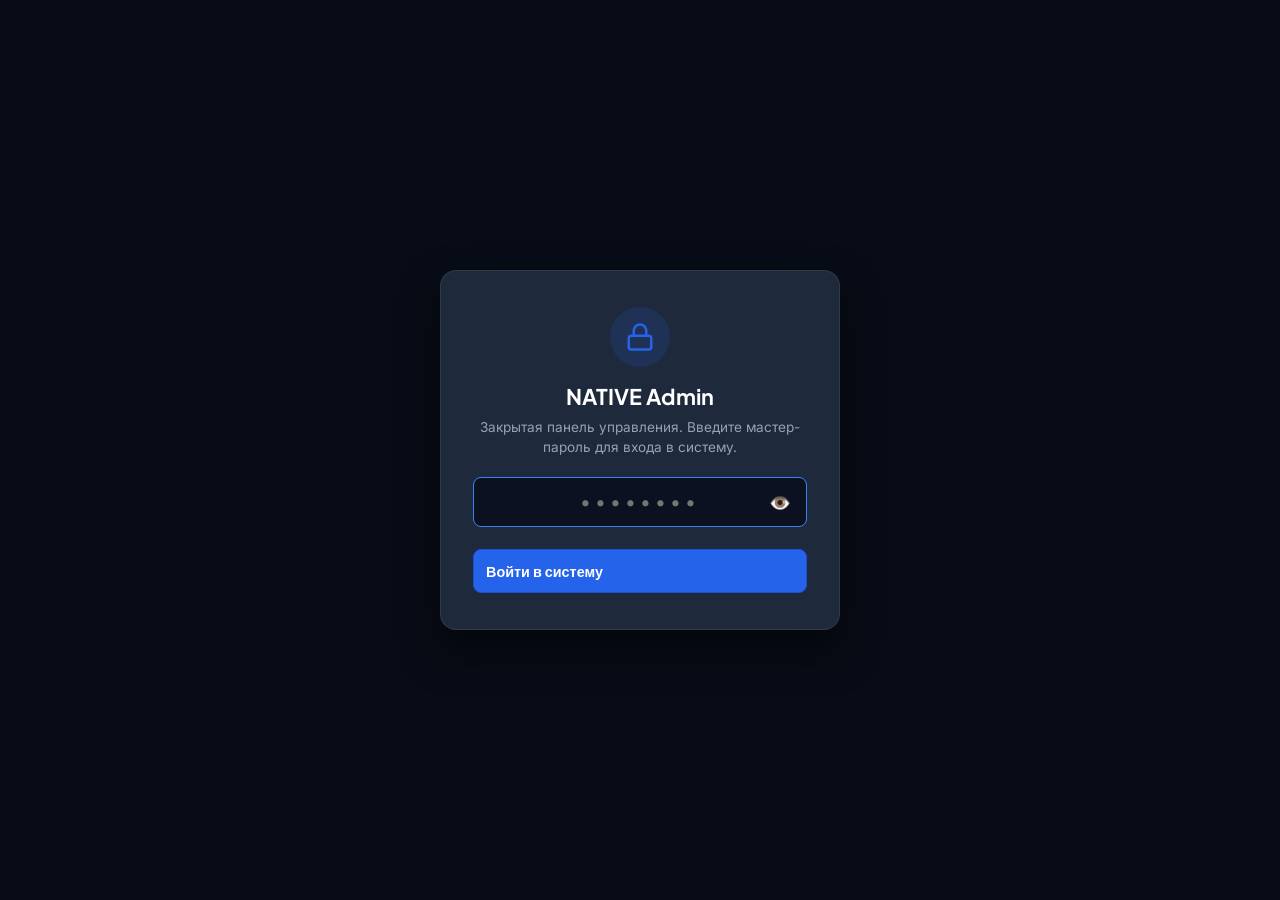
<file: admin.html>
<!DOCTYPE html>
<html lang="ru">
<head>
  <meta charset="UTF-8">
  <meta name="viewport" content="width=device-width, initial-scale=1.0">
  <title>NATIVE — Панель управления (Admin Dashboard)</title>
  <meta name="robots" content="noindex, nofollow, noarchive, nosnippet">
  <link rel="stylesheet" href="admin.css">
  <link rel="icon" type="image/jpeg" href="assets/branding/logo_master.jpg">
</head>
<body>

  <!-- Secret Admin Auth Gate (Cryptographic Hash + Brute-force Shield) -->
  <div id="admin-auth-overlay" class="admin-auth-overlay">
    <div class="admin-auth-card">
      <div class="auth-icon-lock">
        <svg width="30" height="30" viewBox="0 0 24 24" fill="none" stroke="currentColor" stroke-width="2"><rect x="3" y="11" width="18" height="11" rx="2" ry="2"/><path d="M7 11V7a5 5 0 0 1 10 0v4"/></svg>
      </div>
      <h2 class="auth-title">NATIVE Admin</h2>
      <p class="auth-sub">Закрытая панель управления. Введите мастер-пароль для входа в систему.</p>
      <form id="admin-pin-form">
        <div style="position: relative; margin-bottom: 8px;">
          <input type="password" id="admin-pin-input" placeholder="••••••••" maxlength="64" class="text-input auth-pin-input" autofocus autocomplete="current-password" required>
          <button type="button" id="btn-toggle-auth-vis" title="Показать/скрыть пароль" style="position: absolute; right: 12px; top: 50%; transform: translateY(-50%); background: none; border: none; cursor: pointer; color: var(--text-sub); font-size: 1.1rem; padding: 4px; line-height: 1;">👁️</button>
        </div>
        <button type="submit" id="btn-submit-auth" class="btn btn-primary btn-block" style="padding: 12px; margin-top: 10px; width: 100%;">Войти в систему</button>
        <div id="auth-error-msg" class="auth-error" style="display: none;">Неверный пароль доступа</div>
        <div id="auth-lockout-msg" class="auth-error" style="display: none; background: rgba(239, 68, 68, 0.12); border: 1px solid rgba(239, 68, 68, 0.3); border-radius: var(--radius-sm); padding: 10px; color: #fca5a5; line-height: 1.4;"></div>
      </form>
    </div>
  </div>

  <div class="admin-layout" id="admin-layout" style="display: none;">
    <!-- Sidebar -->
    <aside class="sidebar">
      <div class="sidebar-brand">
        <img src="assets/branding/logo_master.jpg" alt="Logo" class="brand-img">
        <div>
          <div class="brand-name">NATIVE</div>
          <div class="brand-tag">Admin Console</div>
        </div>
      </div>

      <nav class="sidebar-nav">
        <a href="#dashboard" class="nav-item active" data-tab="dashboard">
          <svg width="18" height="18" viewBox="0 0 24 24" fill="none" stroke="currentColor" stroke-width="2"><rect x="3" y="3" width="7" height="7"/><rect x="14" y="3" width="7" height="7"/><rect x="14" y="14" width="7" height="7"/><rect x="3" y="14" width="7" height="7"/></svg>
          <span>Дашборд & Заказы</span>
        </a>
        <a href="#materials" class="nav-item" data-tab="materials">
          <svg width="18" height="18" viewBox="0 0 24 24" fill="none" stroke="currentColor" stroke-width="2"><path d="M4 19.5A2.5 2.5 0 0 1 6.5 17H20"/><path d="M6.5 2H20v20H6.5A2.5 2.5 0 0 1 4 19.5v-15A2.5 2.5 0 0 1 6.5 2z"/></svg>
          <span>Материалы & PDF курсов</span>
        </a>
        <a href="#prices" class="nav-item" data-tab="prices">
          <svg width="18" height="18" viewBox="0 0 24 24" fill="none" stroke="currentColor" stroke-width="2"><line x1="12" y1="1" x2="12" y2="23"/><path d="M17 5H9.5a3.5 3.5 0 0 0 0 7h5a3.5 3.5 0 0 1 0 7H6"/></svg>
          <span>Тарифы & Цены</span>
        </a>
        <a href="#integrations" class="nav-item" data-tab="integrations">
          <svg width="18" height="18" viewBox="0 0 24 24" fill="none" stroke="currentColor" stroke-width="2"><rect x="1" y="4" width="22" height="16" rx="2" ry="2"/><line x1="1" y1="10" x2="23" y2="10"/></svg>
          <span>ЮKassa & Платежи</span>
        </a>
        <a href="#analytics" class="nav-item" data-tab="analytics">
          <svg width="18" height="18" viewBox="0 0 24 24" fill="none" stroke="currentColor" stroke-width="2"><circle cx="12" cy="12" r="10"/><polygon points="16.24 7.76 14.12 14.12 7.76 16.24 9.88 9.88 16.24 7.76"/></svg>
          <span>Воронка лидов & Юнит-экономика</span>
        </a>
        <a href="#reviews" class="nav-item" data-tab="reviews">
          <svg width="18" height="18" viewBox="0 0 24 24" fill="none" stroke="currentColor" stroke-width="2"><path d="M21 11.5a8.38 8.38 0 0 1-.9 3.8 8.5 8.5 0 0 1-7.6 4.7 8.38 8.38 0 0 1-3.8-.9L3 21l1.9-5.7a8.38 8.38 0 0 1-.9-3.8 8.5 8.5 0 0 1 4.7-7.6 8.38 8.38 0 0 1 3.8-.9h.5a8.48 8.48 0 0 1 8 8v.5z"/></svg>
          <span>Модерация отзывов</span>
        </a>
        <a href="index.html" class="nav-item" target="_blank">
          <svg width="18" height="18" viewBox="0 0 24 24" fill="none" stroke="currentColor" stroke-width="2"><path d="M18 13v6a2 2 0 0 1-2 2H5a2 2 0 0 1-2-2V8a2 2 0 0 1 2-2h6"/><polyline points="15 3 21 3 21 9"/><line x1="10" y1="14" x2="21" y2="3"/></svg>
          <span>Открыть сайт</span>
        </a>
      </nav>

      <div class="sidebar-footer">
        <div class="integration-pill">
          <span class="status-dot"></span>
          <span>ЮKassa: #1314296</span>
        </div>
        <button id="btn-admin-logout" class="btn btn-secondary btn-sm" style="width: 100%; margin-top: 10px; font-size: 0.76rem; border-color: rgba(255,255,255,0.1);">
          Выйти из панели
        </button>
      </div>
    </aside>

    <!-- Main Content -->
    <main class="main-content">
      <!-- Topbar -->
      <header class="topbar">
        <div>
          <h1 class="page-title">Управление продажами курсов</h1>
          <p class="page-desc">Реальные заказы, статус платежей через ЮKassa и модерация</p>
        </div>
        <div class="topbar-actions">
          <button id="btn-change-password" class="btn btn-secondary" title="Безопасность: сменить мастер-пароль панели">
            <svg width="16" height="16" viewBox="0 0 24 24" fill="none" stroke="currentColor" stroke-width="2"><rect x="3" y="11" width="18" height="11" rx="2" ry="2"/><path d="M7 11V7a5 5 0 0 1 10 0v4"/></svg>
            <span>Пароль</span>
          </button>
          <button id="btn-export-csv" class="btn btn-secondary">
            <svg width="16" height="16" viewBox="0 0 24 24" fill="none" stroke="currentColor" stroke-width="2"><path d="M21 15v4a2 2 0 0 1-2 2H5a2 2 0 0 1-2-2v-4"/><polyline points="7 10 12 15 17 10"/><line x1="12" y1="15" x2="12" y2="3"/></svg>
            <span>Экспорт в CSV</span>
          </button>
          <button id="btn-new-order" class="btn btn-primary">
            <span>+ Добавить заказ вручную</span>
          </button>
        </div>
      </header>

      <!-- Tab: Dashboard & Orders -->
      <section id="tab-dashboard" class="tab-pane active">
        <!-- KPI Metrics Grid (Real Dynamic Data) -->
        <div class="kpi-grid">
          <div class="kpi-card">
            <div class="kpi-label">Выручка за сегодня</div>
            <div class="kpi-val" id="metric-today-rev">0 ₽</div>
            <div class="kpi-badge badge-up" id="metric-today-badge">0 ₽ к вчера</div>
          </div>

          <div class="kpi-card">
            <div class="kpi-label">Выручка за месяц (Ноябрь)</div>
            <div class="kpi-val" id="metric-month-rev">0 ₽</div>
            <div class="kpi-sub">Цель: 3 000 ₽ / мес</div>
          </div>

          <div class="kpi-card">
            <div class="kpi-label">Всего оформлений</div>
            <div class="kpi-val" id="metric-orders-count">0 заказов</div>
            <div class="kpi-sub" id="metric-avg-check">Средний чек: —</div>
          </div>

          <div class="kpi-card">
            <div class="kpi-label">Шлюз ЮKassa</div>
            <div class="kpi-val status-green">Активен (Live)</div>
            <div class="kpi-sub">СБП, МИР, SberPay, T-Pay</div>
          </div>
        </div>

        <!-- Orders Table Card -->
        <div class="panel-card">
          <div class="panel-header">
            <div>
              <h3 class="panel-title">Журнал заказов</h3>
              <p class="panel-subtitle">Реальные оформления с сайта, переводы через СБП и Telegram</p>
            </div>
            <div class="filter-group">
              <select id="filter-course" class="select-input">
                <option value="all">Все курсы</option>
                <option value="english">NATIVE English (290 ₽)</option>
                <option value="chinese">NATIVE Chinese (390 ₽)</option>
                <option value="spanish">NATIVE Spanish (290 ₽)</option>
              </select>
              <select id="filter-status" class="select-input">
                <option value="all">Все статусы</option>
                <option value="paid">Оплачен</option>
                <option value="pending">Ожидает оплаты</option>
              </select>
            </div>
          </div>

          <div class="table-responsive">
            <table class="data-table">
              <thead>
                <tr>
                  <th>ID Заказа</th>
                  <th>Дата & Время</th>
                  <th>Курс</th>
                  <th>Сумма</th>
                  <th>Метод</th>
                  <th>Контакты / Клиент</th>
                  <th>Статус</th>
                  <th>Действие</th>
                </tr>
              </thead>
              <tbody id="orders-table-body">
                <!-- Dynamically Rendered -->
              </tbody>
            </table>
          </div>
        </div>
      </section>

      <!-- Tab: Materials & Course Reader (For Ilya / Admin) -->
      <section id="tab-materials" class="tab-pane">
        <div class="panel-card">
          <div class="panel-header">
            <div>
              <h3 class="panel-title">📚 Библиотека курсов и обучающие материалы</h3>
              <p class="panel-subtitle">Просмотр всех уроков, программы и файлов курсов (для администратора)</p>
            </div>
            <div style="display: flex; gap: 8px;">
              <button class="btn btn-secondary btn-sm" id="btn-admin-switch-en">🇬🇧 English</button>
              <button class="btn btn-secondary btn-sm" id="btn-admin-switch-cn">🇨🇳 Chinese</button>
              <button class="btn btn-secondary btn-sm" id="btn-admin-switch-es">🇪🇸 Spanish</button>
            </div>
          </div>

          <div style="background: var(--bg-subtle); border-radius: var(--radius-md); padding: 18px; margin-bottom: 24px; border: 1px solid var(--border-hairline);">
            <div style="display: flex; justify-content: space-between; align-items: center; flex-wrap: wrap; gap: 12px;">
              <div>
                <h4 id="admin-course-view-title" style="margin: 0 0 4px; font-size: 1.15rem; color: #ffffff;">NATIVE English</h4>
                <p id="admin-course-view-sub" style="margin: 0; font-size: 0.85rem; color: var(--text-sub);">Разговорный английский & Живой сленг</p>
              </div>
              <div style="display: flex; gap: 8px; flex-wrap: wrap;">
                <a href="courses.html" target="_blank" class="btn btn-primary btn-sm" style="background: #2563eb; font-weight: 700;">🖥️ Платформа уроков (A0–C2)</a>
                <a id="admin-download-md-link" href="courses/english/A0/Module_01_Lesson_01.md" target="_blank" class="btn btn-secondary btn-sm">📄 Исходный файл урока</a>
                <a href="download.html" target="_blank" class="btn btn-secondary btn-sm">📥 Выдача материалов</a>
              </div>
            </div>
          </div>

          <div style="display: grid; grid-template-columns: 280px 1fr; gap: 20px;">
            <!-- Syllabus list -->
            <div style="background: rgba(255,255,255,0.03); border-radius: var(--radius-md); padding: 16px; border: 1px solid var(--border-hairline); max-height: 600px; overflow-y: auto;">
              <h5 style="margin: 0 0 12px; font-size: 0.9rem; color: #ffffff; text-transform: uppercase; letter-spacing: 0.05em;">Программа 20 уроков</h5>
              <div id="admin-syllabus-nav-list" style="display: flex; flex-direction: column; gap: 6px;"></div>
            </div>

            <!-- Full Lesson Reader -->
            <div style="background: rgba(255,255,255,0.03); border-radius: var(--radius-md); padding: 24px; border: 1px solid var(--border-hairline); max-height: 600px; overflow-y: auto;">
              <div id="admin-lesson-view-render"></div>
            </div>
          </div>
        </div>
      </section>

      <!-- Tab: Prices & Products -->
      <section id="tab-prices" class="tab-pane">
        <div class="panel-card">
          <div class="panel-header">
            <div>
              <h3 class="panel-title">Управление ценами курсов</h3>
              <p class="panel-subtitle">Изменения синхронизируются с сервером платежей ЮKassa</p>
            </div>
          </div>

          <div class="prices-editor-grid">
            <div class="price-edit-box">
              <div class="price-edit-header">
                <span class="flag-icon">🇪🇸</span>
                <h4>NATIVE Spanish</h4>
              </div>
              <div class="input-group">
                <label>Текущая цена (₽)</label>
                <input type="number" id="price-es" value="390" class="text-input">
              </div>
              <div class="input-group">
                <label>Старая цена (перечёркнутая)</label>
                <input type="number" value="1490" class="text-input">
              </div>
            </div>

            <div class="price-edit-box">
              <div class="price-edit-header">
                <span class="flag-icon">🇬🇧</span>
                <h4>NATIVE English</h4>
              </div>
              <div class="input-group">
                <label>Текущая цена (₽)</label>
                <input type="number" id="price-en" value="390" class="text-input">
              </div>
              <div class="input-group">
                <label>Старая цена (перечёркнутая)</label>
                <input type="number" value="1490" class="text-input">
              </div>
            </div>

            <div class="price-edit-box">
              <div class="price-edit-header">
                <span class="flag-icon">🇨🇳</span>
                <h4>NATIVE Chinese</h4>
              </div>
              <div class="input-group">
                <label>Текущая цена (₽)</label>
                <input type="number" id="price-cn" value="390" class="text-input">
              </div>
              <div class="input-group">
                <label>Старая цена (перечёркнутая)</label>
                <input type="number" value="1490" class="text-input">
              </div>
            </div>
          </div>

          <div style="margin-top: 24px; text-align: right;">
            <button id="btn-save-prices" class="btn btn-primary">Сохранить изменения цен</button>
          </div>
        </div>
      </section>

      <!-- Tab: Integrations -->
      <section id="tab-integrations" class="tab-pane">
        <div class="panel-card">
          <div class="panel-header">
            <div>
              <h3 class="panel-title">Статус шлюза ЮKassa</h3>
              <p class="panel-subtitle">Интеграция сбоевого профиля кассы Infinity Music</p>
            </div>
            <div class="badge-status-live">● Подключено к проду</div>
          </div>

          <div class="integrations-list">
            <div class="integration-row">
              <div class="int-label">
                <strong>Идентификатор магазина (Shop ID)</strong>
                <p>Номер вашего магазина в кабинете ЮKassa</p>
              </div>
              <div class="int-val">
                <input type="text" value="1314296" readonly class="text-input text-mono">
              </div>
            </div>

            <div class="integration-row">
              <div class="int-label">
                <strong>Секретный ключ (Secret Key)</strong>
                <p>Боевой API-ключ для генерации платежей</p>
              </div>
              <div class="int-val">
                <input type="password" value="live_BEsu2ZiV2OJkAXE_2VodwLt8Ox6o22WBuTJhy6583i4" readonly class="text-input text-mono">
              </div>
            </div>

            <div class="integration-row">
              <div class="int-label">
                <strong>Способы приёма оплаты</strong>
                <p>Автоматически включены на стороне ЮKassa</p>
              </div>
              <div class="int-val">
                <span class="pill-chip">СБП 0%</span>
                <span class="pill-chip">МИР</span>
                <span class="pill-chip">Visa / Mastercard</span>
                <span class="pill-chip">SberPay</span>
                <span class="pill-chip">T-Pay</span>
              </div>
            </div>

            <div class="integration-row">
              <div class="int-label">
                <strong>Telegram менеджер заказов</strong>
                <p>Куда приходят заявки при оплате через мессенджер</p>
              </div>
              <div class="int-val">
                <input type="text" value="@mollydamnbro" readonly class="text-input text-mono">
              </div>
            </div>
          </div>
        </div>
      </section>

      <!-- Tab: Unit Economics & Lead Funnel -->
      <section id="tab-analytics" class="tab-pane">
        <div class="panel-card">
          <div class="panel-header">
            <div>
              <h3 class="panel-title">Юнит-экономика: цель 3 000+ ₽/мес до 1 января 2027</h3>
              <p class="panel-subtitle">Расчёт декомпозиции продаж курсов и рекламных постов</p>
            </div>
            <div class="badge-status-live">🎯 Финансовый трекер</div>
          </div>

          <div class="kpi-grid" style="margin-bottom: 24px;">
            <div class="kpi-card">
              <div class="kpi-label">Модель 1: Только курсы (290–390 ₽)</div>
              <div class="kpi-val">10 продаж</div>
              <div class="kpi-sub">3 100 ₽ / мес (по 1 продаже в 3 дня)</div>
            </div>

            <div class="kpi-card">
              <div class="kpi-label">Модель 2: Только реклама (250 ₽)</div>
              <div class="kpi-val">12 постов</div>
              <div class="kpi-sub">3 000 ₽ / мес (по 2-3 поста в паблик)</div>
            </div>

            <div class="kpi-card" style="border-color: var(--brand-blue);">
              <div class="kpi-label">Модель 3: Оптимальный гибрид ⭐</div>
              <div class="kpi-val" style="color: var(--brand-blue);">3 092 ₽</div>
              <div class="kpi-sub">8 курсов (1 592 ₽) + 6 реклам (1 500 ₽)</div>
            </div>

            <div class="kpi-card">
              <div class="kpi-label">Срок достижения цели</div>
              <div class="kpi-val status-green">45 дней</div>
              <div class="kpi-sub">До 1 января 2027 года</div>
            </div>
          </div>

          <div style="background: var(--bg-input); border: 1px solid var(--border-app); border-radius: var(--radius-md); padding: 24px; margin-top: 20px;">
            <h4 style="font-family: var(--font-display); font-size: 1.1rem; margin-bottom: 8px;">🤖 Ассистент авто-квалификации входящих лидов (Lead Triage)</h4>
            <p style="font-size: 0.85rem; color: var(--text-sub); margin-bottom: 16px;">Вставьте входящее сообщение из Telegram или ВК — модуль автоматически определит готовность к покупке и выдаст готовый конверсионный ответ.</p>
            
            <div style="display: flex; gap: 12px; margin-bottom: 16px;">
              <input type="text" id="triage-input" placeholder="Например: «Привет, как оплатить курс?» или «Подойдет ли для начинающего?»" class="text-input" style="flex-grow: 1;">
              <button id="btn-run-triage" class="btn btn-primary">Квалифицировать лид</button>
            </div>

            <div id="triage-result" style="display: none; background: rgba(37, 99, 235, 0.1); border: 1px solid rgba(37, 99, 235, 0.3); border-radius: var(--radius-sm); padding: 16px;">
              <div style="display: flex; align-items: center; justify-content: space-between; margin-bottom: 8px;">
                <span id="triage-badge" style="font-size: 0.8rem; font-weight: 700; color: #60a5fa; text-transform: uppercase;"></span>
                <span id="triage-priority" style="font-size: 0.8rem; font-weight: 600; color: #34d399;"></span>
              </div>
              <p id="triage-action" style="font-size: 0.85rem; color: var(--text-sub); margin-bottom: 10px;"></p>
              <div style="background: var(--bg-panel); border-radius: 6px; padding: 12px; font-size: 0.88rem; color: #fff; line-height: 1.4;" id="triage-template"></div>
            </div>
          </div>
        </div>
      </section>

      <!-- Tab: Review Moderation -->
      <section id="tab-reviews" class="tab-pane">
        <div class="panel-card">
          <div class="panel-header">
            <div>
              <h3 class="panel-title">Модерация отзывов покупателей</h3>
              <p class="panel-subtitle">Интеллектуальная фильтрация: автоблокировка заказного спама, мата и накрутки хейта</p>
            </div>
            <div class="filter-group">
              <select id="filter-review-status" class="select-input">
                <option value="all">Все статусы</option>
                <option value="approved">Опубликованные (Approved)</option>
                <option value="pending">На проверке (Pending)</option>
                <option value="rejected">Заблокированные (Rejected)</option>
              </select>
            </div>
          </div>

          <!-- Moderation Stats Bar -->
          <div class="kpi-grid" style="margin-bottom: 24px;">
            <div class="kpi-card">
              <div class="kpi-label">Опубликовано на сайте</div>
              <div class="kpi-val status-green" id="metric-reviews-approved">3</div>
              <div class="kpi-sub">Доступны всем посетителям</div>
            </div>
            <div class="kpi-card">
              <div class="kpi-label">На ручной проверке</div>
              <div class="kpi-val" style="color: #fbbf24;" id="metric-reviews-pending">0</div>
              <div class="kpi-sub">Требуют решения владельца</div>
            </div>
            <div class="kpi-card">
              <div class="kpi-label">Заблокировано автомодерацией</div>
              <div class="kpi-val" style="color: #f87171;" id="metric-reviews-rejected">0</div>
              <div class="kpi-sub">Спам, ненормативная лексика, хейт</div>
            </div>
            <div class="kpi-card">
              <div class="kpi-label">Фильтр троллинга & спама</div>
              <div class="kpi-val status-green">Активен (100%)</div>
              <div class="kpi-sub">20+ стоп-слов, URL-детектор</div>
            </div>
          </div>

          <div class="table-responsive">
            <table class="data-table">
              <thead>
                <tr>
                  <th>ID</th>
                  <th>Дата</th>
                  <th>Автор / Контакт</th>
                  <th>Курс</th>
                  <th>Оценка</th>
                  <th style="min-width: 240px;">Текст отзыва</th>
                  <th>Статус</th>
                  <th>Причина автомодерации</th>
                  <th>Действия</th>
                </tr>
              </thead>
              <tbody id="reviews-table-body">
                <!-- Dynamically Rendered -->
              </tbody>
            </table>
          </div>
        </div>
      </section>
    </main>
  </div>

  <!-- Modal: Change Master Password -->
  <div id="modal-change-password" class="admin-modal" style="display: none; position: fixed; inset: 0; background: rgba(9, 13, 22, 0.88); backdrop-filter: blur(8px); z-index: 100000; align-items: center; justify-content: center; padding: 20px;">
    <div class="admin-modal-card" style="background: var(--bg-panel); border: 1px solid var(--border-app); border-radius: var(--radius-lg); padding: 32px; max-width: 440px; width: 100%; box-shadow: 0 25px 50px rgba(0,0,0,0.5);">
      <div style="display: flex; justify-content: space-between; align-items: center; margin-bottom: 16px;">
        <h3 style="font-size: 1.2rem; font-weight: 700; color: #fff;">🔑 Смена мастер-пароля</h3>
        <button id="btn-close-modal-pwd" type="button" style="background: none; border: none; color: var(--text-sub); font-size: 1.4rem; cursor: pointer; padding: 4px;">✕</button>
      </div>
      <p style="font-size: 0.84rem; color: var(--text-sub); line-height: 1.45; margin-bottom: 20px;">
        Новый пароль будет захэширован по стандарту SHA-256 с криптографической солью и сохранён в локальном хранилище устройства.
      </p>
      <form id="form-change-password">
        <div style="margin-bottom: 14px;">
          <label style="display: block; font-size: 0.82rem; color: var(--text-sub); margin-bottom: 6px;">Текущий пароль:</label>
          <input type="password" id="input-curr-pwd" class="text-input" style="width: 100%;" placeholder="Введите текущий пароль" required autocomplete="current-password">
        </div>
        <div style="margin-bottom: 14px;">
          <label style="display: block; font-size: 0.82rem; color: var(--text-sub); margin-bottom: 6px;">Новый пароль (от 6 символов):</label>
          <input type="password" id="input-new-pwd" class="text-input" style="width: 100%;" placeholder="Придумайте надёжный пароль" minlength="6" required autocomplete="new-password">
        </div>
        <div style="margin-bottom: 20px;">
          <label style="display: block; font-size: 0.82rem; color: var(--text-sub); margin-bottom: 6px;">Повторите новый пароль:</label>
          <input type="password" id="input-confirm-pwd" class="text-input" style="width: 100%;" placeholder="Повторите новый пароль" minlength="6" required autocomplete="new-password">
        </div>
        <div id="msg-change-pwd" style="display: none; padding: 10px; border-radius: var(--radius-sm); font-size: 0.82rem; margin-bottom: 16px; line-height: 1.4;"></div>
        <div style="display: flex; gap: 10px; justify-content: space-between; align-items: center;">
          <button type="button" id="btn-reset-default-pwd" style="background: none; border: none; color: var(--text-muted); font-size: 0.78rem; text-decoration: underline; cursor: pointer; padding: 0;">Сбросить на 2026</button>
          <div style="display: flex; gap: 10px;">
            <button type="button" id="btn-cancel-pwd" class="btn btn-secondary">Отмена</button>
            <button type="submit" class="btn btn-primary">Сохранить</button>
          </div>
        </div>
      </form>
    </div>
  </div>

  <script src="admin.js"></script>
</body>
</html>
</file>
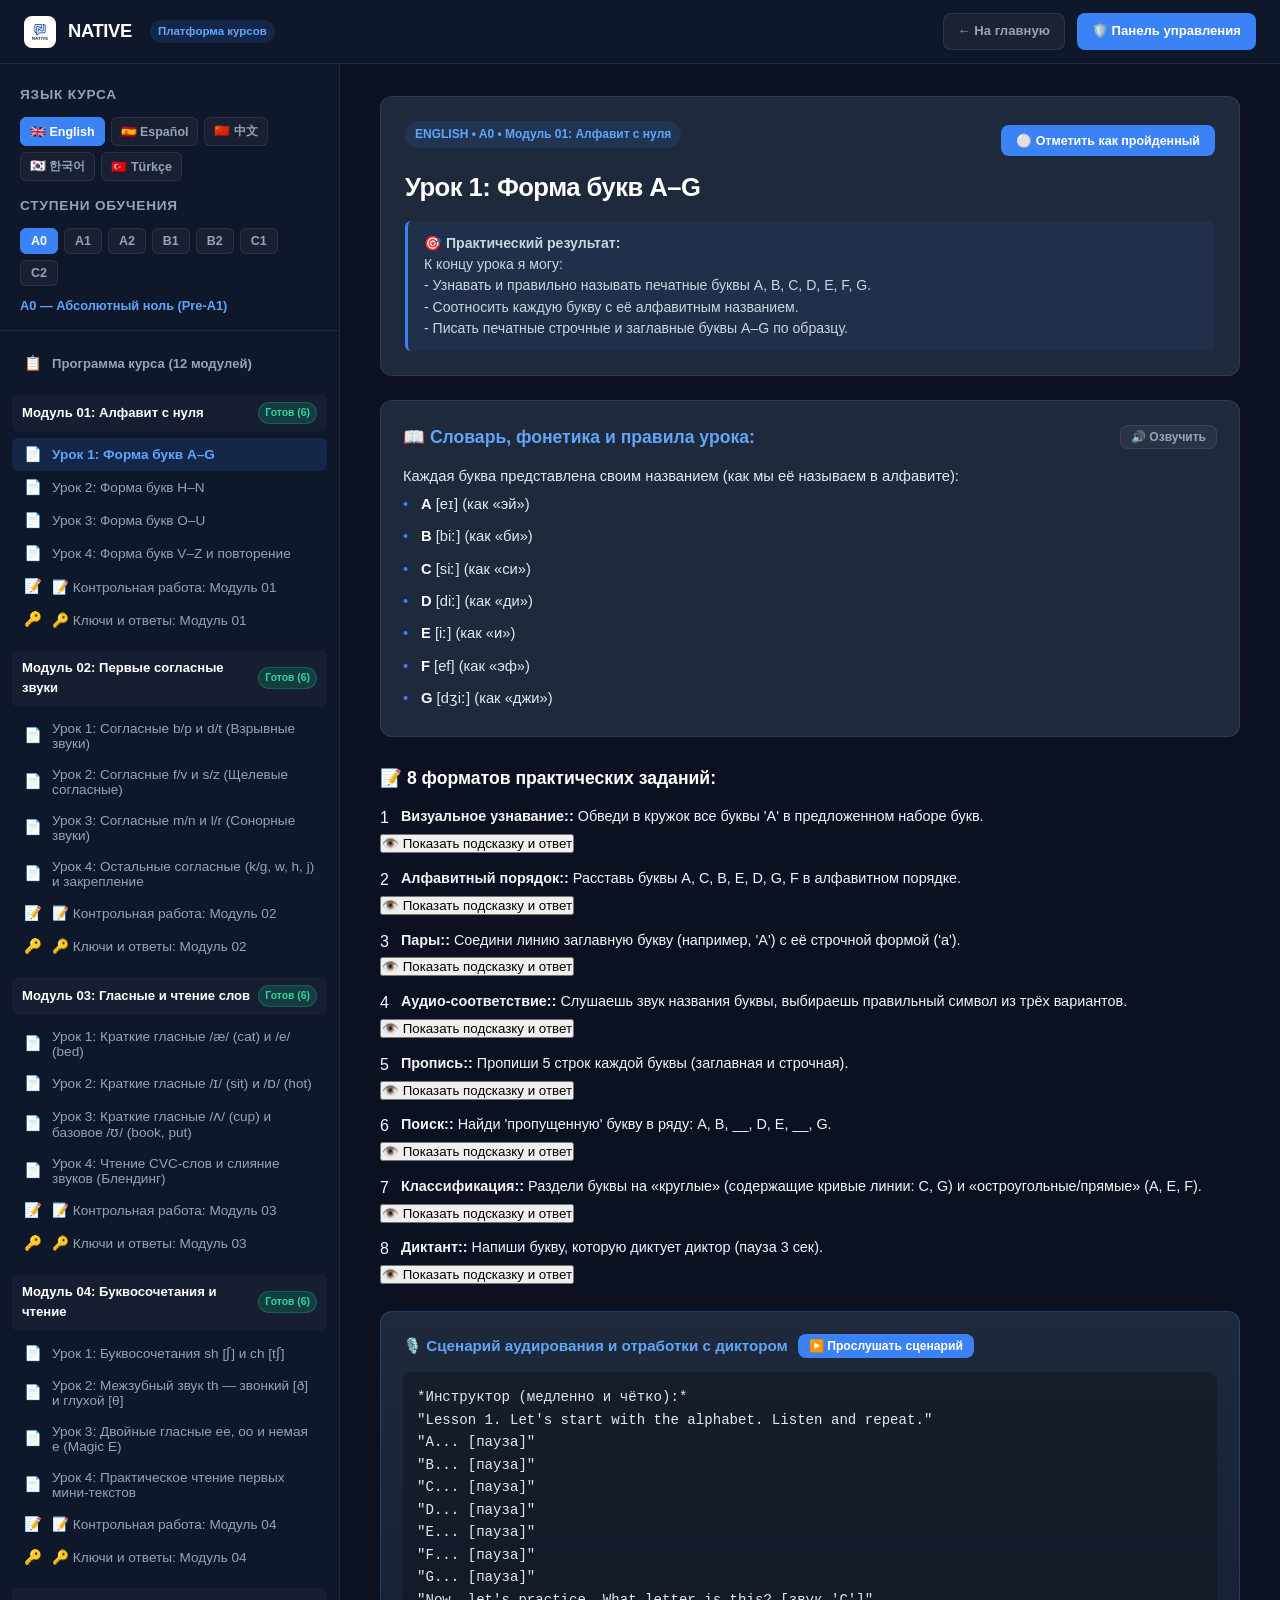
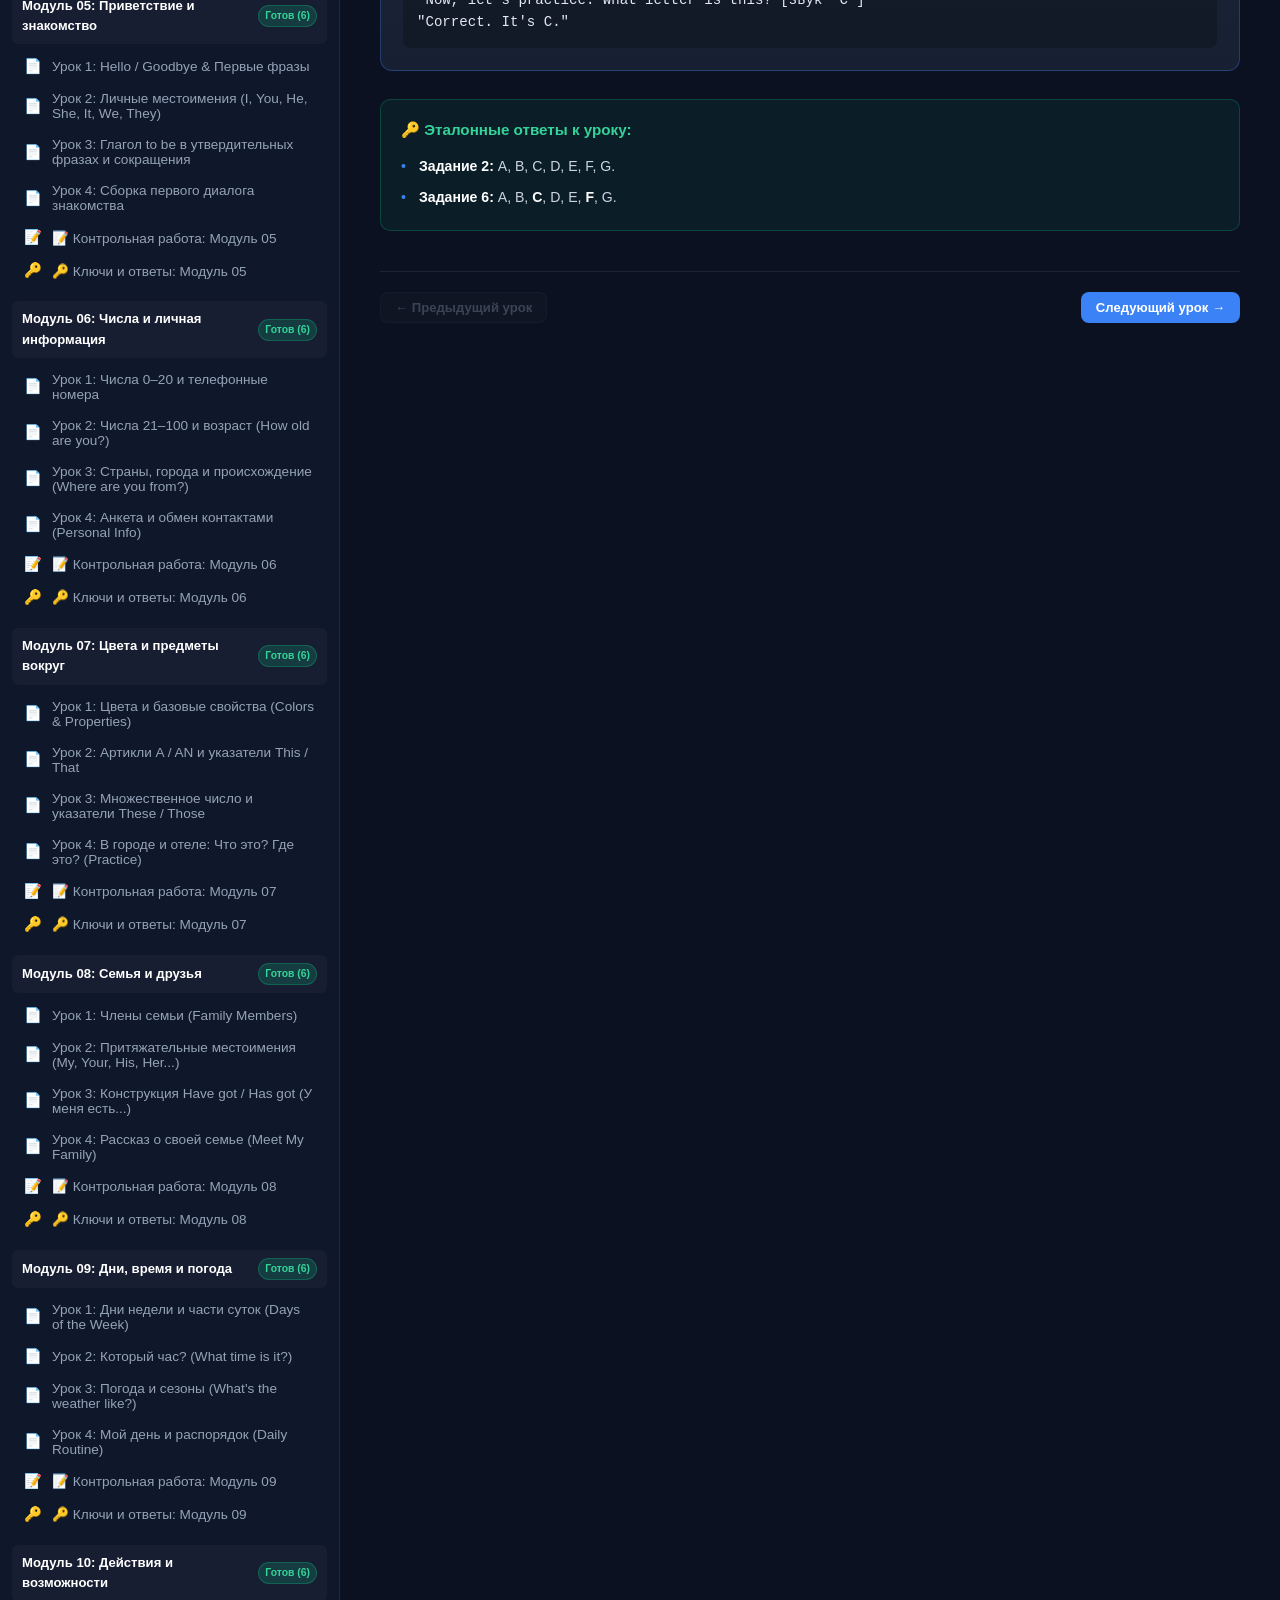
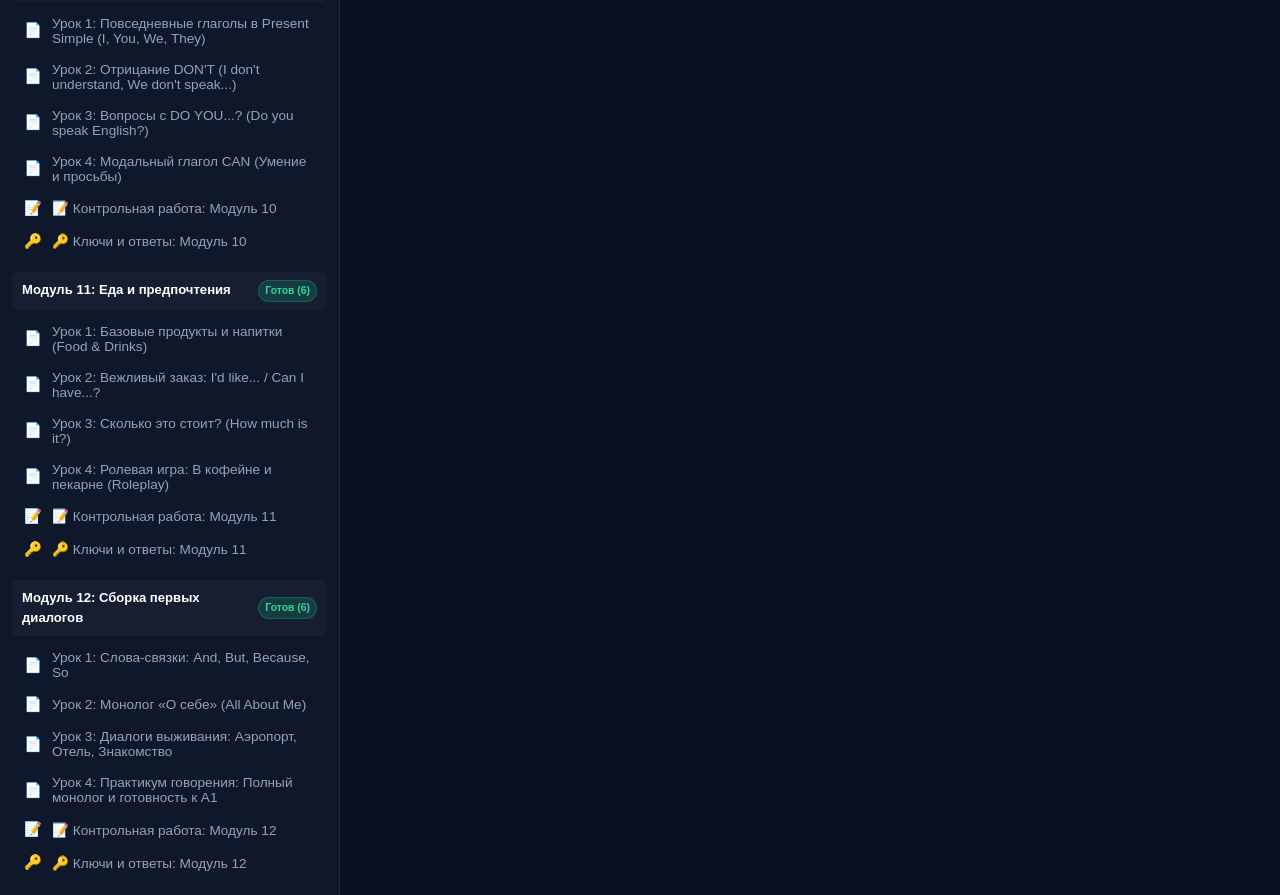
<file: courses.html>
<!DOCTYPE html>
<html lang="ru">
<head>
  <meta charset="UTF-8">
  <meta name="viewport" content="width=device-width, initial-scale=1.0">
  <title>NATIVE — Обучающие материалы и уроки курсов (A0–C2)</title>
  <meta name="description" content="Интерактивная платформа проверки и изучения разговорных курсов NATIVE. Уроки от A0 до C2, грамматика, фонетика, аудиосценарии и тесты.">
  <link rel="icon" type="image/jpeg" href="assets/branding/logo_master.jpg">
  <link rel="stylesheet" href="style.css">
  <style>
    :root {
      --reader-bg: #0b1120;
      --reader-sidebar: #0f172a;
      --reader-card: #1e293b;
      --reader-card-hover: #243248;
      --reader-border: rgba(255, 255, 255, 0.08);
      --reader-text: #f8fafc;
      --reader-sub: #94a3b8;
      --reader-muted: #64748b;
      --reader-accent: #3b82f6;
      --reader-green: #10b981;
      --reader-amber: #f59e0b;
    }

    body {
      background-color: var(--reader-bg);
      color: var(--reader-text);
      font-family: -apple-system, BlinkMacSystemFont, "Segoe UI", Roboto, Helvetica, Arial, sans-serif;
      margin: 0;
      padding: 0;
      min-height: 100vh;
      display: flex;
      flex-direction: column;
    }

    /* Topbar */
    .courses-topbar {
      height: 64px;
      background: var(--reader-sidebar);
      border-bottom: 1px solid var(--reader-border);
      display: flex;
      align-items: center;
      justify-content: space-between;
      padding: 0 24px;
      position: sticky;
      top: 0;
      z-index: 1000;
    }

    .topbar-brand {
      display: flex;
      align-items: center;
      gap: 12px;
      text-decoration: none;
      color: #fff;
    }

    .topbar-brand img {
      width: 32px;
      height: 32px;
      border-radius: 8px;
    }

    .topbar-brand-title {
      font-weight: 800;
      font-size: 1.15rem;
      letter-spacing: -0.02em;
    }

    .topbar-brand-badge {
      font-size: 0.72rem;
      padding: 3px 8px;
      background: rgba(59, 130, 246, 0.15);
      color: #60a5fa;
      border-radius: 9999px;
      font-weight: 700;
      margin-left: 6px;
    }

    .topbar-actions {
      display: flex;
      align-items: center;
      gap: 12px;
    }

    .btn-topbar {
      display: inline-flex;
      align-items: center;
      gap: 6px;
      padding: 7px 14px;
      border-radius: 8px;
      font-size: 0.82rem;
      font-weight: 600;
      text-decoration: none;
      transition: all 0.2s;
    }

    .btn-topbar-secondary {
      background: rgba(255, 255, 255, 0.05);
      color: var(--reader-sub);
      border: 1px solid var(--reader-border);
    }

    .btn-topbar-secondary:hover {
      background: rgba(255, 255, 255, 0.1);
      color: #fff;
    }

    .btn-topbar-primary {
      background: var(--reader-accent);
      color: #fff;
      border: 1px solid transparent;
    }

    .btn-topbar-primary:hover {
      background: #2563eb;
    }

    /* Main Container */
    .courses-layout {
      display: flex;
      flex: 1;
      height: calc(100vh - 64px);
      overflow: hidden;
    }

    /* Sidebar */
    .courses-sidebar {
      width: 340px;
      background: var(--reader-sidebar);
      border-right: 1px solid var(--reader-border);
      display: flex;
      flex-direction: column;
      flex-shrink: 0;
      overflow-y: auto;
    }

    .sidebar-header {
      padding: 20px 20px 14px;
      border-bottom: 1px solid var(--reader-border);
    }

    .sidebar-title {
      font-size: 0.85rem;
      font-weight: 700;
      color: var(--reader-sub);
      text-transform: uppercase;
      letter-spacing: 0.06em;
      margin-bottom: 12px;
    }

    /* Language Selector Pills */
    .lang-pills {
      display: flex;
      gap: 6px;
      flex-wrap: wrap;
      margin-bottom: 14px;
    }

    .lang-pill {
      background: rgba(255, 255, 255, 0.04);
      border: 1px solid var(--reader-border);
      color: var(--reader-sub);
      padding: 5px 9px;
      border-radius: 6px;
      font-size: 0.78rem;
      font-weight: 700;
      cursor: pointer;
      transition: all 0.2s;
    }

    .lang-pill:hover {
      background: rgba(255, 255, 255, 0.08);
      color: #fff;
    }

    .lang-pill.active {
      background: var(--reader-accent);
      color: #fff;
      border-color: var(--reader-accent);
    }

    /* Level Selector Pills */
    .level-pills {
      display: flex;
      gap: 6px;
      flex-wrap: wrap;
      margin-bottom: 10px;
    }

    .level-pill {
      background: rgba(255, 255, 255, 0.04);
      border: 1px solid var(--reader-border);
      color: var(--reader-sub);
      padding: 5px 10px;
      border-radius: 6px;
      font-size: 0.78rem;
      font-weight: 700;
      cursor: pointer;
      transition: all 0.2s;
    }

    .level-pill:hover {
      background: rgba(255, 255, 255, 0.08);
      color: #fff;
    }

    .level-pill.active {
      background: var(--reader-accent);
      color: #fff;
      border-color: var(--reader-accent);
    }

    /* Navigation Tree */
    .sidebar-nav-tree {
      padding: 16px 12px;
      flex: 1;
      overflow-y: auto;
    }

    .nav-module-title {
      font-size: 0.82rem;
      font-weight: 700;
      color: #fff;
      padding: 8px 10px;
      background: rgba(255, 255, 255, 0.03);
      border-radius: 6px;
      margin-top: 14px;
      margin-bottom: 6px;
      display: flex;
      justify-content: space-between;
      align-items: center;
    }

    .nav-module-title:first-child {
      margin-top: 0;
    }

    .nav-badge-ready {
      font-size: 0.65rem;
      background: rgba(16, 185, 129, 0.2);
      color: #34d399;
      border: 1px solid rgba(16, 185, 129, 0.3);
      padding: 2px 6px;
      border-radius: 9999px;
      font-weight: 700;
    }

    .nav-badge-plan {
      font-size: 0.65rem;
      background: rgba(255, 255, 255, 0.05);
      color: var(--reader-muted);
      padding: 2px 6px;
      border-radius: 9999px;
    }

    .nav-item-btn {
      display: flex;
      align-items: center;
      gap: 10px;
      width: 100%;
      text-align: left;
      padding: 8px 12px;
      border-radius: 6px;
      background: none;
      border: none;
      color: var(--reader-sub);
      font-size: 0.82rem;
      cursor: pointer;
      transition: all 0.15s;
    }

    .nav-item-btn:hover {
      background: rgba(255, 255, 255, 0.05);
      color: #fff;
    }

    .nav-item-btn.active {
      background: rgba(59, 130, 246, 0.15);
      color: #60a5fa;
      font-weight: 600;
    }

    .nav-item-icon {
      font-size: 0.9rem;
      flex-shrink: 0;
    }

    /* Content Area */
    .courses-content-area {
      flex: 1;
      padding: 32px 40px 60px;
      overflow-y: auto;
      max-width: 960px;
      margin: 0 auto;
      width: 100%;
    }

    .content-header-card {
      background: var(--reader-card);
      border: 1px solid var(--reader-border);
      border-radius: 12px;
      padding: 24px;
      margin-bottom: 24px;
      position: relative;
    }

    .content-level-tag {
      display: inline-flex;
      align-items: center;
      gap: 6px;
      font-size: 0.75rem;
      font-weight: 700;
      color: #60a5fa;
      background: rgba(59, 130, 246, 0.12);
      padding: 4px 10px;
      border-radius: 9999px;
      margin-bottom: 12px;
    }

    .content-title {
      font-size: 1.6rem;
      font-weight: 800;
      color: #fff;
      margin: 0 0 10px;
      letter-spacing: -0.02em;
    }

    .content-goal-box {
      background: rgba(59, 130, 246, 0.08);
      border-left: 3px solid var(--reader-accent);
      padding: 12px 16px;
      border-radius: 6px;
      margin-top: 14px;
      font-size: 0.88rem;
      color: #cbd5e1;
      line-height: 1.5;
    }

    /* Phonetics Cards */
    .phonetic-grid {
      display: grid;
      grid-template-columns: repeat(auto-fill, minmax(110px, 1fr));
      gap: 12px;
      margin: 20px 0 28px;
    }

    .phonetic-card {
      background: var(--reader-card);
      border: 1px solid var(--reader-border);
      border-radius: 10px;
      padding: 14px 10px;
      text-align: center;
      transition: transform 0.2s, border-color 0.2s;
    }

    .phonetic-card:hover {
      transform: translateY(-2px);
      border-color: var(--reader-accent);
    }

    .phonetic-letter {
      font-size: 1.8rem;
      font-weight: 800;
      color: #fff;
      margin-bottom: 4px;
      font-family: monospace;
    }

    .phonetic-ipa {
      font-size: 0.85rem;
      color: #60a5fa;
      font-family: monospace;
      font-weight: 600;
    }

    .phonetic-ru {
      font-size: 0.78rem;
      color: var(--reader-sub);
      margin-top: 2px;
    }

    /* Exercise Cards */
    .exercise-card {
      background: var(--reader-card);
      border: 1px solid var(--reader-border);
      border-radius: 10px;
      padding: 18px 20px;
      margin-bottom: 14px;
    }

    .exercise-head {
      display: flex;
      justify-content: space-between;
      align-items: center;
      margin-bottom: 10px;
    }

    .exercise-num {
      font-weight: 700;
      color: #fff;
      font-size: 0.95rem;
    }

    .exercise-type {
      font-size: 0.75rem;
      background: rgba(255, 255, 255, 0.05);
      border: 1px solid var(--reader-border);
      padding: 2px 8px;
      border-radius: 6px;
      color: #94a3b8;
    }

    .exercise-body {
      font-size: 0.9rem;
      color: #cbd5e1;
      line-height: 1.5;
    }

    .btn-toggle-answer {
      background: none;
      border: none;
      color: var(--reader-accent);
      font-size: 0.8rem;
      font-weight: 600;
      cursor: pointer;
      padding: 0;
      margin-top: 10px;
      display: inline-flex;
      align-items: center;
      gap: 4px;
    }

    .exercise-answer-box {
      margin-top: 10px;
      padding: 10px 14px;
      background: rgba(16, 185, 129, 0.1);
      border-left: 3px solid var(--reader-green);
      border-radius: 6px;
      font-size: 0.84rem;
      color: #6ee7b7;
      display: none;
    }

    /* Audio Scenario Box */
    .audio-scenario-card {
      background: linear-gradient(180deg, #1e293b 0%, #172033 100%);
      border: 1px solid rgba(59, 130, 246, 0.3);
      border-radius: 12px;
      padding: 22px;
      margin: 28px 0;
    }

    .audio-scenario-header {
      display: flex;
      align-items: center;
      gap: 10px;
      margin-bottom: 14px;
      color: #60a5fa;
      font-weight: 700;
      font-size: 0.95rem;
    }

    .audio-speech-text {
      font-size: 0.88rem;
      color: #e2e8f0;
      line-height: 1.6;
      background: rgba(0, 0, 0, 0.25);
      padding: 14px;
      border-radius: 8px;
      font-family: monospace;
    }

    /* Responsive Mobile */
    .mobile-menu-btn {
      display: none;
      background: none;
      border: none;
      color: #fff;
      font-size: 1.3rem;
      cursor: pointer;
    }

    @media (max-width: 860px) {
      .mobile-menu-btn {
        display: block;
      }
      .courses-sidebar {
        position: fixed;
        left: -100%;
        top: 64px;
        bottom: 0;
        width: 85%;
        max-width: 320px;
        z-index: 999;
        transition: left 0.3s ease;
      }
      .courses-sidebar.open {
        left: 0;
        box-shadow: 10px 0 30px rgba(0,0,0,0.6);
      }
      .courses-content-area {
        padding: 20px 16px;
      }
    }
  </style>
</head>
<body>

  <!-- Topbar -->
  <header class="courses-topbar">
    <div style="display: flex; align-items: center; gap: 14px;">
      <button id="mobile-toggle-btn" class="mobile-menu-btn" title="Меню уроков">☰</button>
      <a href="index.html" class="topbar-brand">
        <img src="assets/branding/logo_master.jpg" alt="Logo">
        <span class="topbar-brand-title">NATIVE</span>
        <span class="topbar-brand-badge">Платформа курсов</span>
      </a>
    </div>

    <div class="topbar-actions">
      <a href="index.html" class="btn-topbar btn-topbar-secondary">← На главную</a>
      <a href="admin.html" class="btn-topbar btn-topbar-primary">🛡️ Панель управления</a>
    </div>
  </header>

  <div class="courses-layout">
    <!-- Sidebar -->
    <aside id="courses-sidebar" class="courses-sidebar">
      <div class="sidebar-header">
        <div class="sidebar-title">Язык курса</div>
        <div class="lang-pills" id="lang-pills-container">
          <button class="lang-pill active" data-lang="english">🇬🇧 English</button>
          <button class="lang-pill" data-lang="spanish">🇪🇸 Español</button>
          <button class="lang-pill" data-lang="chinese">🇨🇳 中文</button>
          <button class="lang-pill" data-lang="korean">🇰🇷 한국어</button>
          <button class="lang-pill" data-lang="turkish">🇹🇷 Türkçe</button>
        </div>

        <div class="sidebar-title" id="levels-section-title">Ступени обучения</div>
        <div class="level-pills" id="level-pills-container">
          <button class="level-pill active" data-level="A0">A0</button>
          <button class="level-pill" data-level="A1">A1</button>
          <button class="level-pill" data-level="A2">A2</button>
          <button class="level-pill" data-level="B1">B1</button>
          <button class="level-pill" data-level="B2">B2</button>
          <button class="level-pill" data-level="C1">C1</button>
          <button class="level-pill" data-level="C2">C2</button>
        </div>
        <div id="current-level-name" style="font-size: 0.8rem; color: #60a5fa; font-weight: 600;">
          A0 — Абсолютный ноль (Pre-A1)
        </div>
      </div>

      <nav class="sidebar-nav-tree" id="sidebar-nav-tree">
        <!-- Dynamically Rendered -->
      </nav>
    </aside>

    <!-- Main Content Area -->
    <main class="courses-content-area" id="courses-main-content">
      <div id="lesson-content-container">
        <!-- Dynamically rendered content -->
      </div>
    </main>
  </div>

  <script src="courses.js"></script>
</body>
</html>
</file>
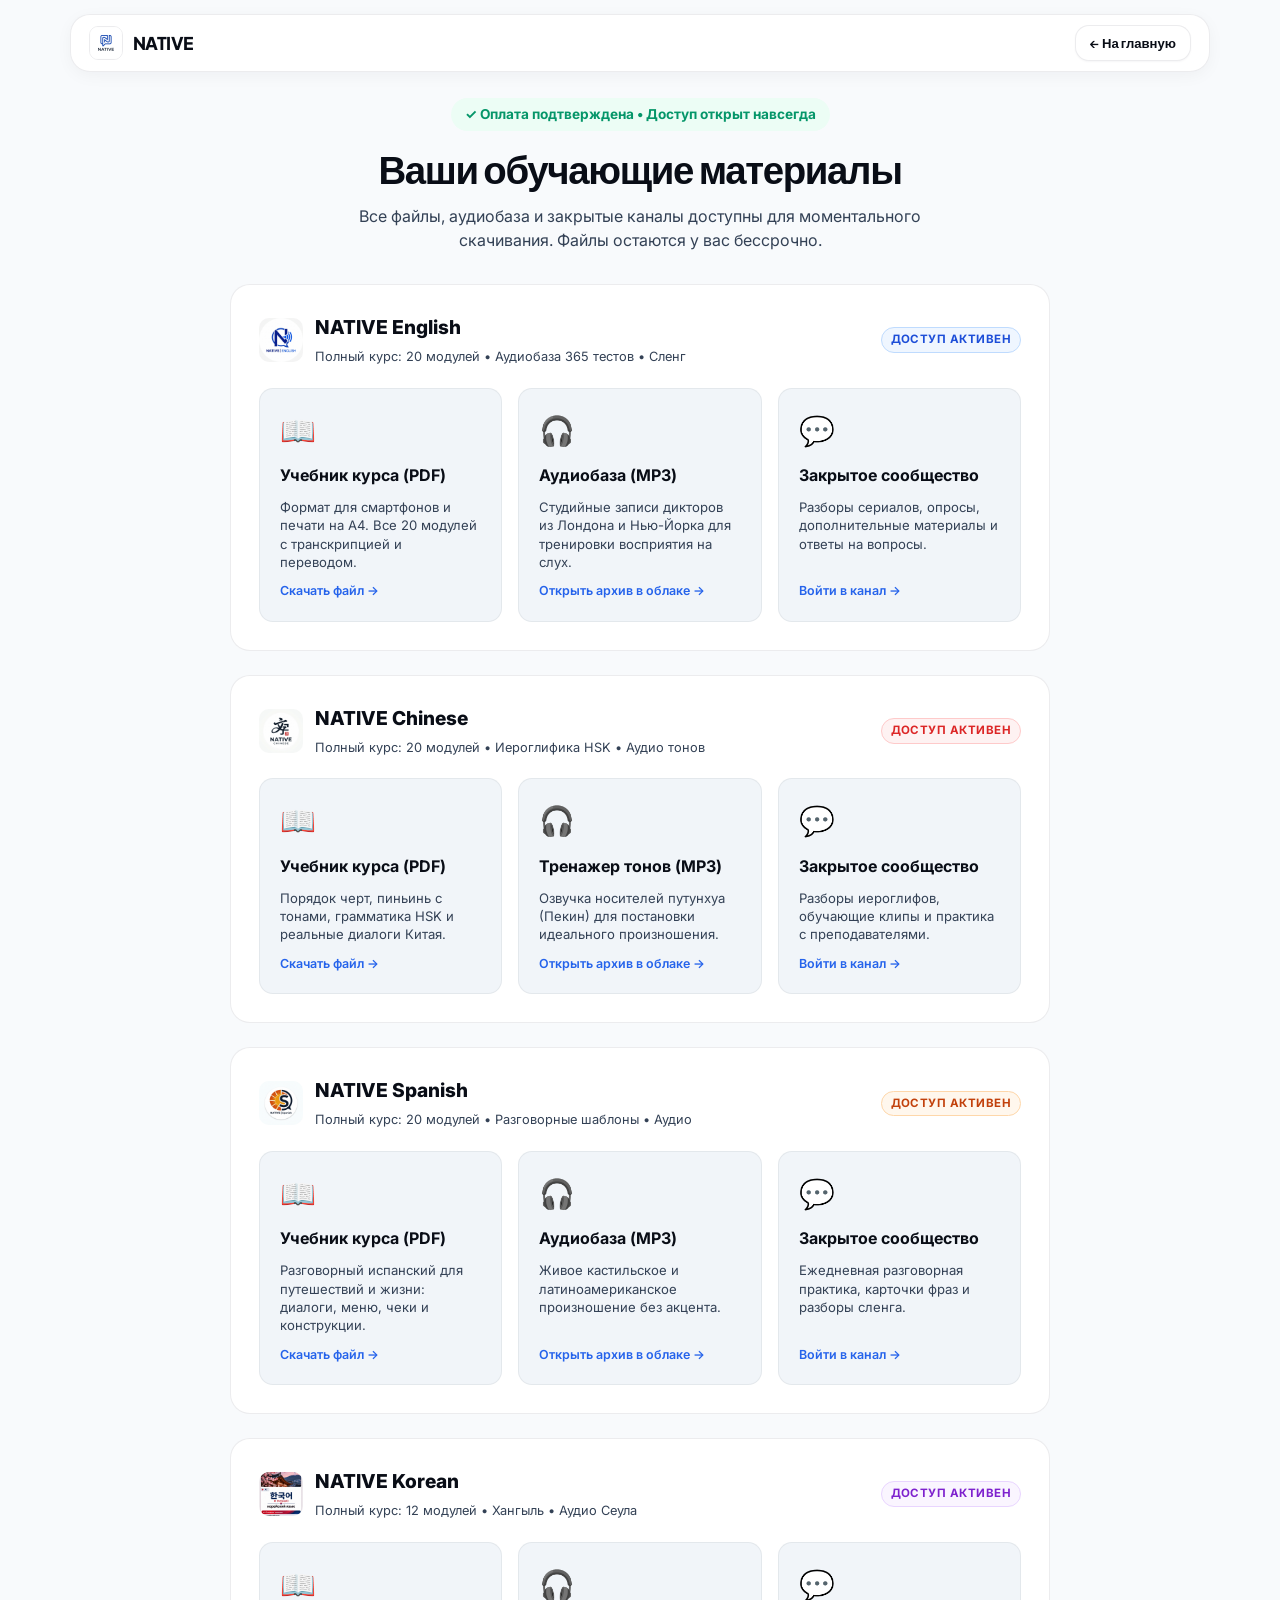
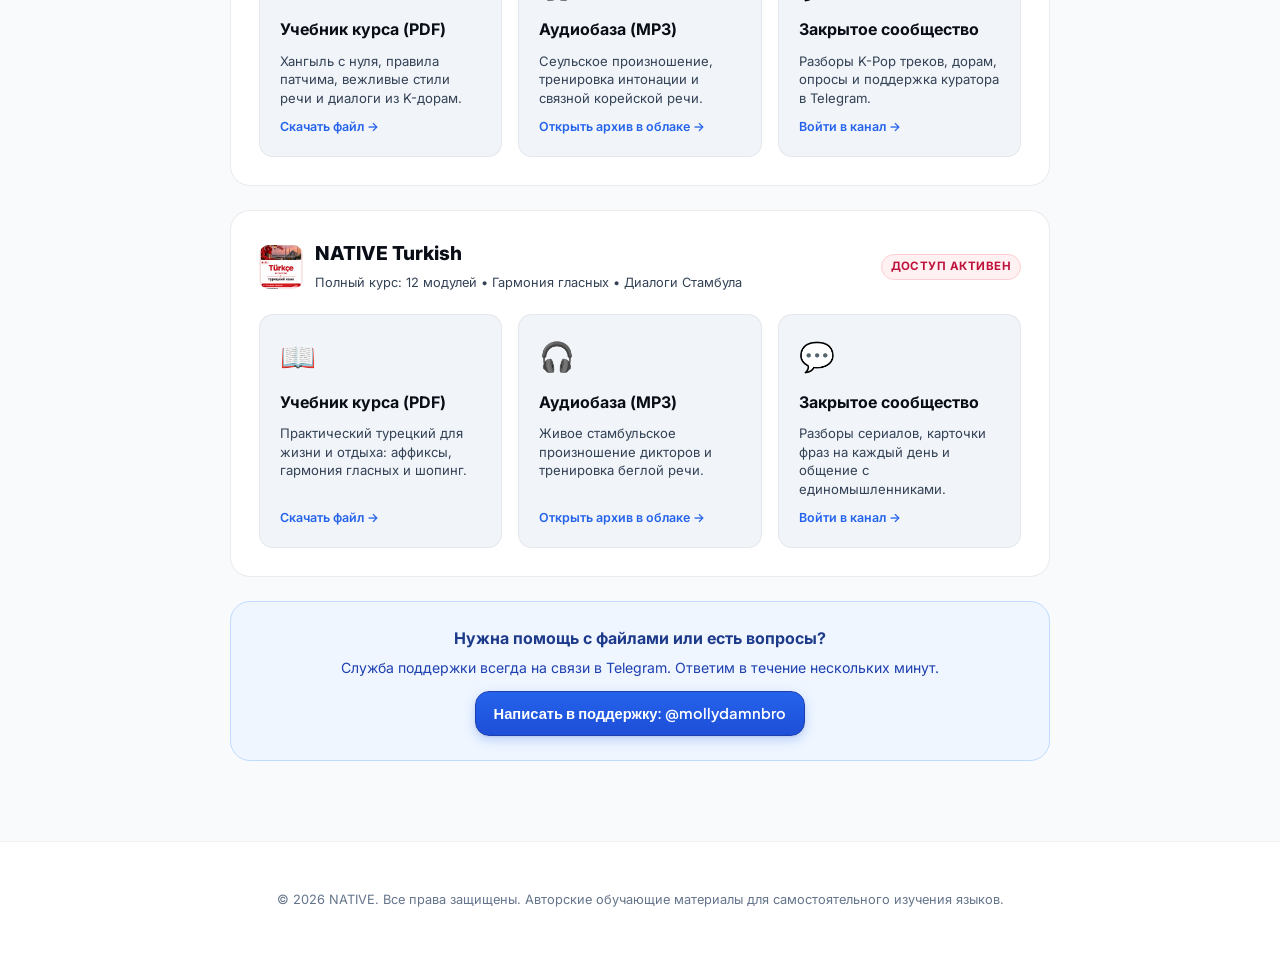
<file: download.html>
<!DOCTYPE html>
<html lang="ru">
<head>
  <meta charset="UTF-8">
  <meta name="viewport" content="width=device-width, initial-scale=1.0">
  <title>Материалы курса — NATIVE</title>
  <meta name="robots" content="noindex, nofollow">
  <link rel="stylesheet" href="style.css">
  <link rel="icon" type="image/jpeg" href="assets/branding/logo_master.jpg">
  <style>
    .download-page {
      max-width: 860px;
      margin: 40px auto 80px;
      padding: 0 20px;
    }
    .success-badge {
      display: inline-flex;
      align-items: center;
      gap: 8px;
      padding: 6px 14px;
      background: #ecfdf5;
      color: #059669;
      font-weight: 700;
      font-size: 0.85rem;
      border-radius: var(--radius-full);
      margin-bottom: 16px;
    }
    .download-card {
      background: #ffffff;
      border: 1px solid var(--border-card);
      border-radius: var(--radius-lg);
      padding: 28px;
      margin-bottom: 24px;
      box-shadow: var(--shadow-sm);
    }
    .download-grid {
      display: grid;
      grid-template-columns: repeat(auto-fit, minmax(240px, 1fr));
      gap: 16px;
      margin-top: 20px;
    }
    .download-btn-box {
      display: flex;
      flex-direction: column;
      gap: 10px;
      padding: 20px;
      background: var(--bg-subtle);
      border-radius: var(--radius-md);
      border: 1px solid var(--border-hairline);
      text-decoration: none;
      color: var(--text-primary);
      transition: all 0.2s ease;
    }
    .download-btn-box:hover {
      border-color: var(--brand-primary);
      transform: translateY(-2px);
      box-shadow: var(--shadow-micro);
    }
    .download-btn-icon {
      font-size: 1.8rem;
    }
    .download-btn-title {
      font-weight: 700;
      font-size: 1rem;
    }
    .download-btn-desc {
      font-size: 0.82rem;
      color: var(--text-secondary);
      line-height: 1.4;
    }
    .action-badge {
      display: inline-block;
      align-self: flex-start;
      margin-top: auto;
      font-size: 0.78rem;
      font-weight: 600;
      color: var(--brand-primary);
    }
  </style>
</head>
<body>

  <!-- Floating Header -->
  <div class="header-wrapper">
    <header class="header">
      <div class="header-inner">
        <a href="index.html" class="logo">
          <img src="assets/branding/logo_master.jpg" alt="NATIVE Logo" class="logo-symbol" width="34" height="34">
          <span class="logo-title">NATIVE</span>
        </a>

        <div class="header-cta">
          <a href="index.html" class="btn btn-secondary btn-sm">← На главную</a>
        </div>
      </div>
    </header>
  </div>

  <main class="download-page">
    <div style="text-align: center; margin-bottom: 32px;">
      <span class="success-badge">✓ Оплата подтверждена • Доступ открыт навсегда</span>
      <h1 class="hero-title" style="font-size: clamp(1.8rem, 4vw, 2.4rem); margin-bottom: 12px;">Ваши обучающие материалы</h1>
      <p style="color: var(--text-secondary); max-width: 580px; margin: 0 auto; line-height: 1.5;">
        Все файлы, аудиобаза и закрытые каналы доступны для моментального скачивания. Файлы остаются у вас бессрочно.
      </p>
    </div>

    <!-- English Course -->
    <div class="download-card">
      <div style="display: flex; align-items: center; justify-content: space-between; flex-wrap: wrap; gap: 12px; margin-bottom: 16px;">
        <div style="display: flex; align-items: center; gap: 12px;">
          <img src="assets/branding/avatar_english.jpg" alt="English" style="width: 44px; height: 44px; border-radius: 10px; object-fit: cover;">
          <div>
            <h3 style="font-size: 1.2rem; font-weight: 800; margin: 0;">NATIVE English</h3>
            <span style="font-size: 0.8rem; color: var(--text-secondary);">Полный курс: 20 модулей • Аудиобаза 365 тестов • Сленг</span>
          </div>
        </div>
        <span class="course-badge badge-en">Доступ активен</span>
      </div>

      <div class="download-grid">
        <a href="courses/english/lesson_01_first_contact_and_greetings.md" class="download-btn-box" target="_blank" download>
          <div class="download-btn-icon">📖</div>
          <div class="download-btn-title">Учебник курса (PDF)</div>
          <div class="download-btn-desc">Формат для смартфонов и печати на A4. Все 20 модулей с транскрипцией и переводом.</div>
          <span class="action-badge">Скачать файл →</span>
        </a>

        <a href="https://t.me/mollydamnbro" class="download-btn-box" target="_blank">
          <div class="download-btn-icon">🎧</div>
          <div class="download-btn-title">Аудиобаза (MP3)</div>
          <div class="download-btn-desc">Студийные записи дикторов из Лондона и Нью-Йорка для тренировки восприятия на слух.</div>
          <span class="action-badge">Открыть архив в облаке →</span>
        </a>

        <a href="https://vk.com/club239331012" class="download-btn-box" target="_blank">
          <div class="download-btn-icon">💬</div>
          <div class="download-btn-title">Закрытое сообщество</div>
          <div class="download-btn-desc">Разборы сериалов, опросы, дополнительные материалы и ответы на вопросы.</div>
          <span class="action-badge">Войти в канал →</span>
        </a>
      </div>
    </div>

    <!-- Chinese Course -->
    <div class="download-card">
      <div style="display: flex; align-items: center; justify-content: space-between; flex-wrap: wrap; gap: 12px; margin-bottom: 16px;">
        <div style="display: flex; align-items: center; gap: 12px;">
          <img src="assets/branding/avatar_chinese.jpg" alt="Chinese" style="width: 44px; height: 44px; border-radius: 10px; object-fit: cover;">
          <div>
            <h3 style="font-size: 1.2rem; font-weight: 800; margin: 0;">NATIVE Chinese</h3>
            <span style="font-size: 0.8rem; color: var(--text-secondary);">Полный курс: 20 модулей • Иероглифика HSK • Аудио тонов</span>
          </div>
        </div>
        <span class="course-badge badge-cn">Доступ активен</span>
      </div>

      <div class="download-grid">
        <a href="courses/chinese/lesson_01_pinyin_tones_mastery_and_real_greetings.md" class="download-btn-box" target="_blank" download>
          <div class="download-btn-icon">📖</div>
          <div class="download-btn-title">Учебник курса (PDF)</div>
          <div class="download-btn-desc">Порядок черт, пиньинь с тонами, грамматика HSK и реальные диалоги Китая.</div>
          <span class="action-badge">Скачать файл →</span>
        </a>

        <a href="https://t.me/mollydamnbro" class="download-btn-box" target="_blank">
          <div class="download-btn-icon">🎧</div>
          <div class="download-btn-title">Тренажер тонов (MP3)</div>
          <div class="download-btn-desc">Озвучка носителей путунхуа (Пекин) для постановки идеального произношения.</div>
          <span class="action-badge">Открыть архив в облаке →</span>
        </a>

        <a href="https://vk.com/club242408187" class="download-btn-box" target="_blank">
          <div class="download-btn-icon">💬</div>
          <div class="download-btn-title">Закрытое сообщество</div>
          <div class="download-btn-desc">Разборы иероглифов, обучающие клипы и практика с преподавателями.</div>
          <span class="action-badge">Войти в канал →</span>
        </a>
      </div>
    </div>

    <!-- Spanish Course -->
    <div class="download-card">
      <div style="display: flex; align-items: center; justify-content: space-between; flex-wrap: wrap; gap: 12px; margin-bottom: 16px;">
        <div style="display: flex; align-items: center; gap: 12px;">
          <img src="assets/branding/avatar_spanish.jpg" alt="Spanish" style="width: 44px; height: 44px; border-radius: 10px; object-fit: cover;">
          <div>
            <h3 style="font-size: 1.2rem; font-weight: 800; margin: 0;">NATIVE Spanish</h3>
            <span style="font-size: 0.8rem; color: var(--text-secondary);">Полный курс: 20 модулей • Разговорные шаблоны • Аудио</span>
          </div>
        </div>
        <span class="course-badge badge-es">Доступ активен</span>
      </div>

      <div class="download-grid">
        <a href="courses/spanish/lesson_01_real_greetings_and_cafe_culture.md" class="download-btn-box" target="_blank" download>
          <div class="download-btn-icon">📖</div>
          <div class="download-btn-title">Учебник курса (PDF)</div>
          <div class="download-btn-desc">Разговорный испанский для путешествий и жизни: диалоги, меню, чеки и конструкции.</div>
          <span class="action-badge">Скачать файл →</span>
        </a>

        <a href="https://t.me/mollydamnbro" class="download-btn-box" target="_blank">
          <div class="download-btn-icon">🎧</div>
          <div class="download-btn-title">Аудиобаза (MP3)</div>
          <div class="download-btn-desc">Живое кастильское и латиноамериканское произношение без акцента.</div>
          <span class="action-badge">Открыть архив в облаке →</span>
        </a>

        <a href="https://vk.com/club243301314" class="download-btn-box" target="_blank">
          <div class="download-btn-icon">💬</div>
          <div class="download-btn-title">Закрытое сообщество</div>
          <div class="download-btn-desc">Ежедневная разговорная практика, карточки фраз и разборы сленга.</div>
          <span class="action-badge">Войти в канал →</span>
        </a>
      </div>
    </div>

    <!-- Korean Course -->
    <div class="download-card">
      <div style="display: flex; align-items: center; justify-content: space-between; flex-wrap: wrap; gap: 12px; margin-bottom: 16px;">
        <div style="display: flex; align-items: center; gap: 12px;">
          <img src="assets/branding/avatar_korean.jpg" alt="Korean" style="width: 44px; height: 44px; border-radius: 10px; object-fit: cover;">
          <div>
            <h3 style="font-size: 1.2rem; font-weight: 800; margin: 0;">NATIVE Korean</h3>
            <span style="font-size: 0.8rem; color: var(--text-secondary);">Полный курс: 12 модулей • Хангыль • Аудио Сеула</span>
          </div>
        </div>
        <span class="course-badge badge-ko">Доступ активен</span>
      </div>

      <div class="download-grid">
        <a href="courses/korean/Module_01_Lesson_01.md" class="download-btn-box" target="_blank" download>
          <div class="download-btn-icon">📖</div>
          <div class="download-btn-title">Учебник курса (PDF)</div>
          <div class="download-btn-desc">Хангыль с нуля, правила патчима, вежливые стили речи и диалоги из K-дорам.</div>
          <span class="action-badge">Скачать файл →</span>
        </a>

        <a href="https://t.me/mollydamnbro" class="download-btn-box" target="_blank">
          <div class="download-btn-icon">🎧</div>
          <div class="download-btn-title">Аудиобаза (MP3)</div>
          <div class="download-btn-desc">Сеульское произношение, тренировка интонации и связной корейской речи.</div>
          <span class="action-badge">Открыть архив в облаке →</span>
        </a>

        <a href="https://t.me/mollydamnbro" class="download-btn-box" target="_blank">
          <div class="download-btn-icon">💬</div>
          <div class="download-btn-title">Закрытое сообщество</div>
          <div class="download-btn-desc">Разборы K-Pop треков, дорам, опросы и поддержка куратора в Telegram.</div>
          <span class="action-badge">Войти в канал →</span>
        </a>
      </div>
    </div>

    <!-- Turkish Course -->
    <div class="download-card">
      <div style="display: flex; align-items: center; justify-content: space-between; flex-wrap: wrap; gap: 12px; margin-bottom: 16px;">
        <div style="display: flex; align-items: center; gap: 12px;">
          <img src="assets/branding/avatar_turkish.jpg" alt="Turkish" style="width: 44px; height: 44px; border-radius: 10px; object-fit: cover;">
          <div>
            <h3 style="font-size: 1.2rem; font-weight: 800; margin: 0;">NATIVE Turkish</h3>
            <span style="font-size: 0.8rem; color: var(--text-secondary);">Полный курс: 12 модулей • Гармония гласных • Диалоги Стамбула</span>
          </div>
        </div>
        <span class="course-badge badge-tr">Доступ активен</span>
      </div>

      <div class="download-grid">
        <a href="courses/turkish/Module_01_Lesson_01.md" class="download-btn-box" target="_blank" download>
          <div class="download-btn-icon">📖</div>
          <div class="download-btn-title">Учебник курса (PDF)</div>
          <div class="download-btn-desc">Практический турецкий для жизни и отдыха: аффиксы, гармония гласных и шопинг.</div>
          <span class="action-badge">Скачать файл →</span>
        </a>

        <a href="https://t.me/mollydamnbro" class="download-btn-box" target="_blank">
          <div class="download-btn-icon">🎧</div>
          <div class="download-btn-title">Аудиобаза (MP3)</div>
          <div class="download-btn-desc">Живое стамбульское произношение дикторов и тренировка беглой речи.</div>
          <span class="action-badge">Открыть архив в облаке →</span>
        </a>

        <a href="https://t.me/mollydamnbro" class="download-btn-box" target="_blank">
          <div class="download-btn-icon">💬</div>
          <div class="download-btn-title">Закрытое сообщество</div>
          <div class="download-btn-desc">Разборы сериалов, карточки фраз на каждый день и общение с единомышленниками.</div>
          <span class="action-badge">Войти в канал →</span>
        </a>
      </div>
    </div>

    <!-- Support Notice -->
    <div style="text-align: center; padding: 24px; background: #eff6ff; border-radius: var(--radius-lg); border: 1px solid #bfdbfe;">
      <h4 style="margin: 0 0 6px; color: #1e3a8a; font-size: 1rem;">Нужна помощь с файлами или есть вопросы?</h4>
      <p style="margin: 0 0 12px; font-size: 0.88rem; color: #1e40af;">Служба поддержки всегда на связи в Telegram. Ответим в течение нескольких минут.</p>
      <a href="https://t.me/mollydamnbro" target="_blank" class="btn btn-primary" style="display: inline-flex;">Написать в поддержку: @mollydamnbro</a>
    </div>
  </main>

  <footer class="footer">
    <div class="container">
      <p class="footer-legal">
        © 2026 NATIVE. Все права защищены. Авторские обучающие материалы для самостоятельного изучения языков.
      </p>
    </div>
  </footer>

</body>
</html>
</file>
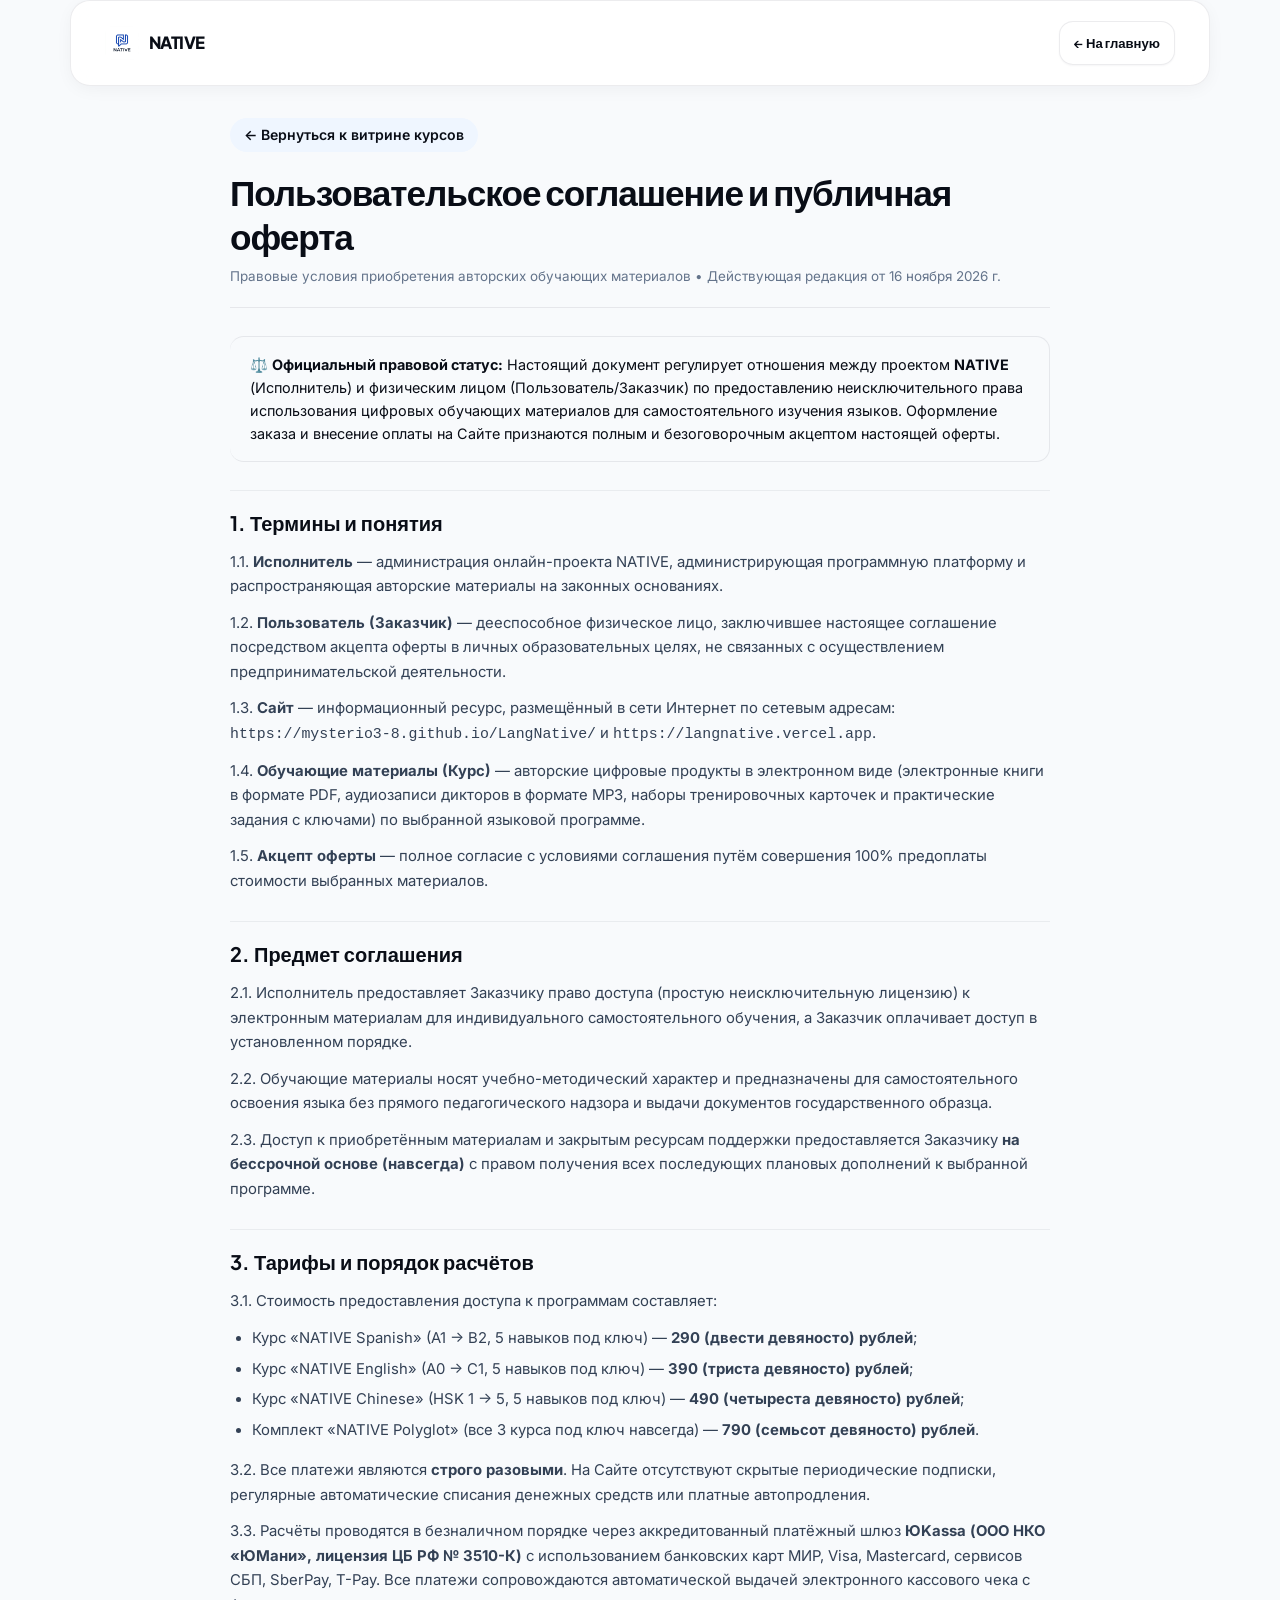
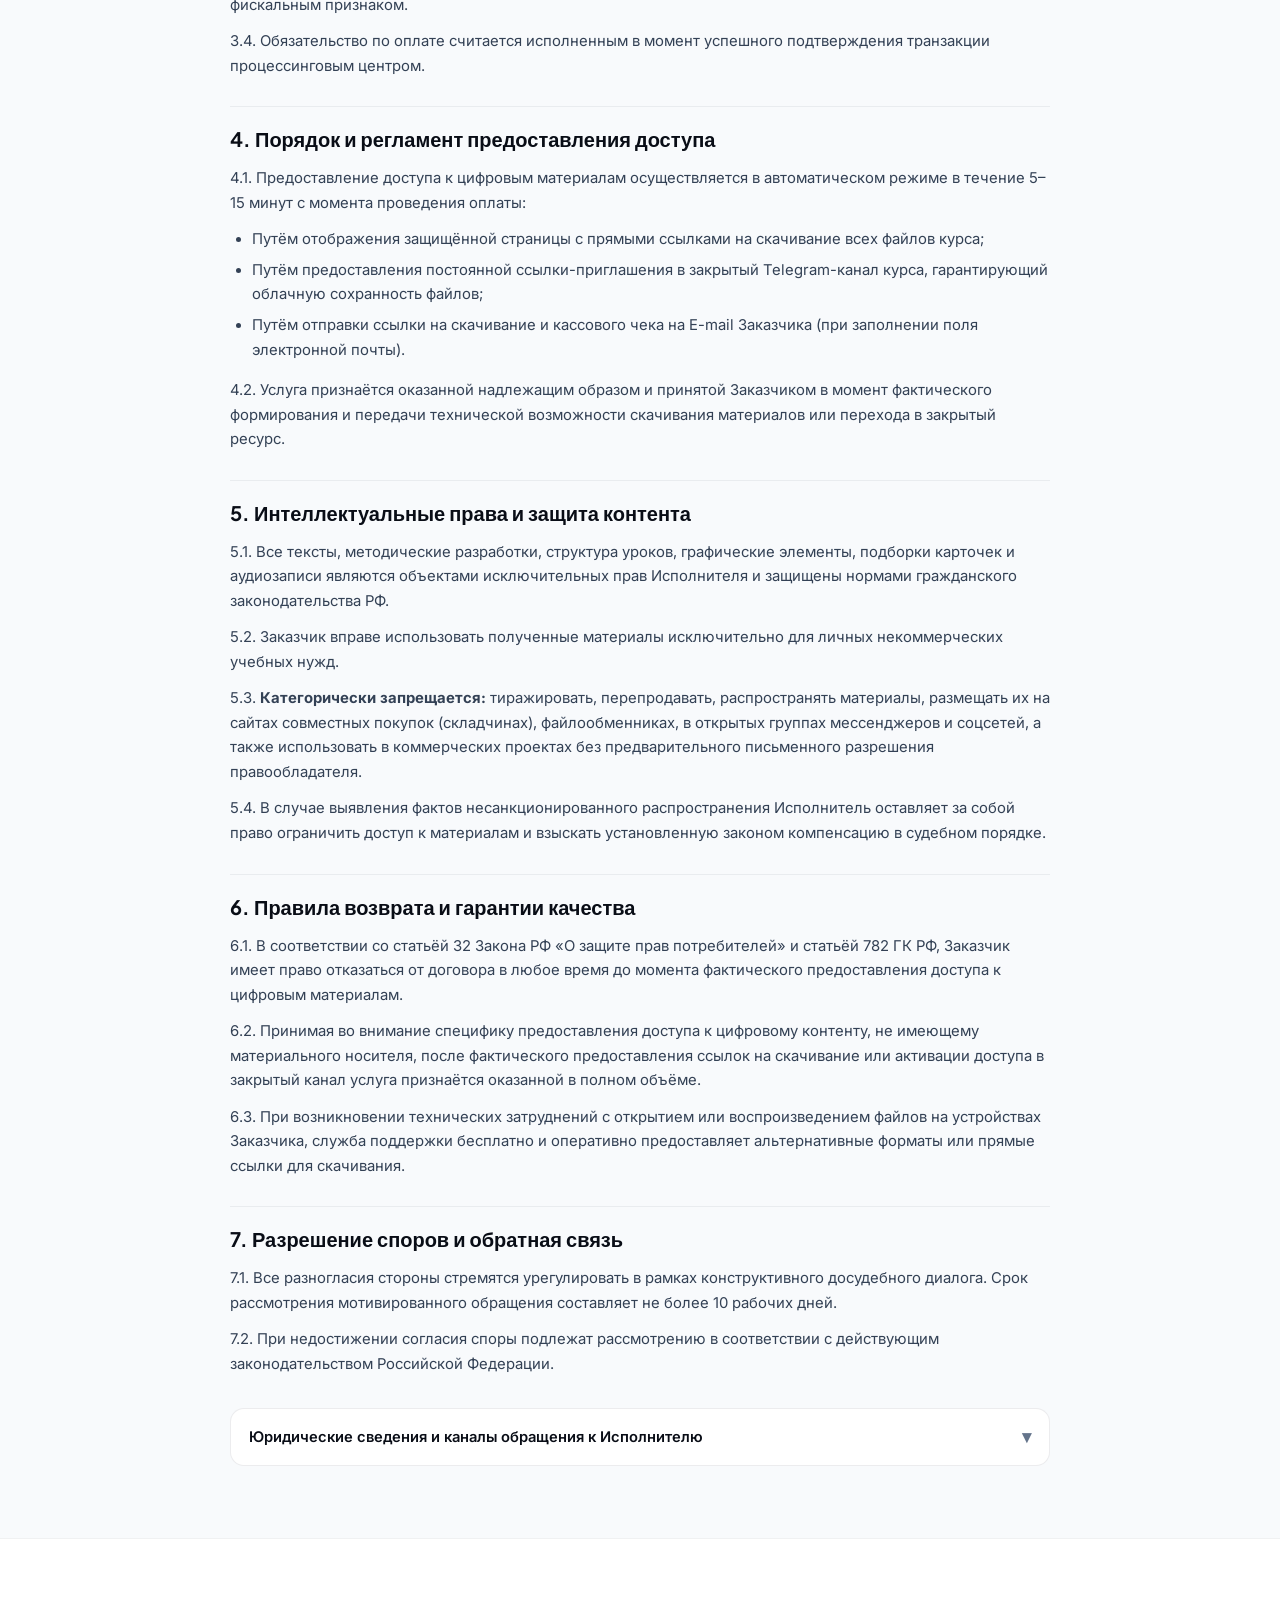
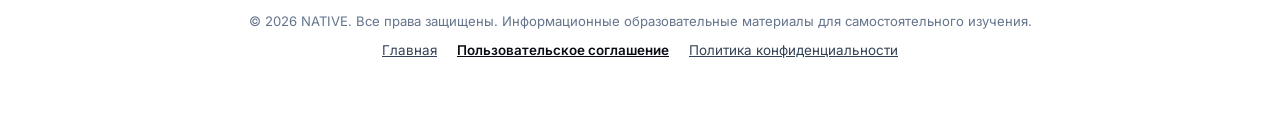
<file: offer.html>
<!DOCTYPE html>
<html lang="ru">
<head>
  <meta charset="UTF-8">
  <meta name="viewport" content="width=device-width, initial-scale=1.0">
  <meta http-equiv="X-Content-Type-Options" content="nosniff">
  <meta name="referrer" content="strict-origin-when-cross-origin">
  <title>Пользовательское соглашение и публичная оферта — NATIVE</title>
  <meta name="description" content="Официальный договор публичной оферты и правила предоставления доступа к авторским электронным обучающим материалам NATIVE.">
  <link rel="stylesheet" href="style.css">
  <link rel="icon" type="image/jpeg" href="assets/branding/logo_master.jpg">
  <style>
    .brand-avatar-img {
      width: 34px;
      height: 34px;
      border-radius: 8px;
      object-fit: cover;
      flex-shrink: 0;
    }
    .logo-group {
      display: flex;
      align-items: center;
      gap: 10px;
      text-decoration: none;
    }
    .legal-page {
      max-width: 860px;
      margin: 32px auto 72px;
      padding: 0 20px;
    }
    .legal-header {
      margin-bottom: 28px;
      padding-bottom: 20px;
      border-bottom: 1px solid var(--border-card);
    }
    .legal-back-btn {
      display: inline-flex;
      align-items: center;
      gap: 8px;
      font-size: 0.88rem;
      font-weight: 600;
      color: var(--brand-blue);
      text-decoration: none;
      margin-bottom: 18px;
      padding: 6px 14px;
      background: #eff6ff;
      border-radius: var(--radius-full);
      transition: background 0.2s;
    }
    .legal-back-btn:hover {
      background: #dbeafe;
    }
    .legal-title {
      font-family: var(--font-display);
      font-size: clamp(1.6rem, 3.2vw, 2.2rem);
      font-weight: 800;
      letter-spacing: -0.03em;
      color: var(--text-primary);
      margin-bottom: 8px;
      line-height: 1.25;
    }
    .legal-meta {
      font-size: 0.84rem;
      color: var(--text-muted);
    }
    .legal-box {
      background: #f8fafc;
      border: 1px solid var(--border-card);
      border-left: 4px solid var(--brand-blue);
      border-radius: var(--radius-md);
      padding: 16px 20px;
      margin: 20px 0 28px;
      font-size: 0.9rem;
      line-height: 1.6;
      color: var(--text-primary);
    }
    .legal-content h2 {
      font-family: var(--font-display);
      font-size: 1.25rem;
      font-weight: 700;
      color: var(--text-primary);
      margin: 28px 0 12px;
      padding-top: 16px;
      border-top: 1px solid var(--border-hairline);
    }
    .legal-content p {
      font-size: 0.93rem;
      color: var(--text-secondary);
      line-height: 1.65;
      margin-bottom: 12px;
    }
    .legal-content ul, .legal-content ol {
      margin: 10px 0 16px 22px;
      color: var(--text-secondary);
      font-size: 0.93rem;
      line-height: 1.65;
    }
    .legal-content li {
      margin-bottom: 6px;
    }
    .legal-disclosure {
      background: #ffffff;
      border: 1px solid var(--border-card);
      border-radius: var(--radius-md);
      padding: 14px 18px;
      margin-top: 32px;
      transition: all 0.2s ease;
    }
    .legal-disclosure summary {
      font-weight: 600;
      font-size: 0.92rem;
      color: var(--text-primary);
      cursor: pointer;
      user-select: none;
      display: flex;
      align-items: center;
      justify-content: space-between;
    }
    .legal-disclosure summary::after {
      content: "▾";
      font-size: 1.1rem;
      color: var(--text-muted);
      transition: transform 0.2s;
    }
    .legal-disclosure[open] summary::after {
      transform: rotate(180deg);
    }
    .legal-disclosure-body {
      margin-top: 14px;
      padding-top: 12px;
      border-top: 1px solid var(--border-hairline);
      font-size: 0.88rem;
      color: var(--text-secondary);
      line-height: 1.6;
    }
    .legal-disclosure-body ul {
      margin: 8px 0 0 20px;
      padding: 0;
    }
    .legal-disclosure-body li {
      margin-bottom: 6px;
    }
    @media (max-width: 640px) {
      .legal-page {
        margin: 20px auto 48px;
        padding: 0 16px;
      }
      .legal-content p, .legal-content ul, .legal-content ol {
        font-size: 0.88rem;
      }
    }
  </style>
</head>
<body>

  <!-- Top Simple Nav -->
  <header class="header">
    <div class="container header-container" style="display:flex; align-items:center; justify-content:space-between; padding: 10px 16px;">
      <a href="index.html" class="logo-group">
        <img src="assets/branding/logo_master.jpg" alt="NATIVE Logo" class="brand-avatar-img">
        <div class="logo-text">
          <span class="logo-title" style="font-weight:800; font-size:1.05rem; color:var(--text-primary);">NATIVE</span>
        </div>
      </a>
      <a href="index.html" class="btn btn-secondary" style="padding: 6px 14px; font-size: 0.82rem;">← На главную</a>
    </div>
  </header>

  <main class="legal-page">
    <div class="legal-header">
      <a href="index.html" class="legal-back-btn">← Вернуться к витрине курсов</a>
      <h1 class="legal-title">Пользовательское соглашение и публичная оферта</h1>
      <p class="legal-meta">Правовые условия приобретения авторских обучающих материалов • Действующая редакция от 16 ноября 2026 г.</p>
    </div>

    <div class="legal-box">
      ⚖️ <strong>Официальный правовой статус:</strong> Настоящий документ регулирует отношения между проектом <strong>NATIVE</strong> (Исполнитель) и физическим лицом (Пользователь/Заказчик) по предоставлению неисключительного права использования цифровых обучающих материалов для самостоятельного изучения языков. Оформление заказа и внесение оплаты на Сайте признаются полным и безоговорочным акцептом настоящей оферты.
    </div>

    <div class="legal-content">
      <h2>1. Термины и понятия</h2>
      <p>1.1. <strong>Исполнитель</strong> — администрация онлайн-проекта NATIVE, администрирующая программную платформу и распространяющая авторские материалы на законных основаниях.</p>
      <p>1.2. <strong>Пользователь (Заказчик)</strong> — дееспособное физическое лицо, заключившее настоящее соглашение посредством акцепта оферты в личных образовательных целях, не связанных с осуществлением предпринимательской деятельности.</p>
      <p>1.3. <strong>Сайт</strong> — информационный ресурс, размещённый в сети Интернет по сетевым адресам: <code>https://mysterio3-8.github.io/LangNative/</code> и <code>https://langnative.vercel.app</code>.</p>
      <p>1.4. <strong>Обучающие материалы (Курс)</strong> — авторские цифровые продукты в электронном виде (электронные книги в формате PDF, аудиозаписи дикторов в формате MP3, наборы тренировочных карточек и практические задания с ключами) по выбранной языковой программе.</p>
      <p>1.5. <strong>Акцепт оферты</strong> — полное согласие с условиями соглашения путём совершения 100% предоплаты стоимости выбранных материалов.</p>

      <h2>2. Предмет соглашения</h2>
      <p>2.1. Исполнитель предоставляет Заказчику право доступа (простую неисключительную лицензию) к электронным материалам для индивидуального самостоятельного обучения, а Заказчик оплачивает доступ в установленном порядке.</p>
      <p>2.2. Обучающие материалы носят учебно-методический характер и предназначены для самостоятельного освоения языка без прямого педагогического надзора и выдачи документов государственного образца.</p>
      <p>2.3. Доступ к приобретённым материалам и закрытым ресурсам поддержки предоставляется Заказчику <strong>на бессрочной основе (навсегда)</strong> с правом получения всех последующих плановых дополнений к выбранной программе.</p>

      <h2>3. Тарифы и порядок расчётов</h2>
      <p>3.1. Стоимость предоставления доступа к программам составляет:</p>
      <ul>
        <li>Курс «NATIVE Spanish» (A1 → B2, 5 навыков под ключ) — <strong>290 (двести девяносто) рублей</strong>;</li>
        <li>Курс «NATIVE English» (A0 → C1, 5 навыков под ключ) — <strong>390 (триста девяносто) рублей</strong>;</li>
        <li>Курс «NATIVE Chinese» (HSK 1 → 5, 5 навыков под ключ) — <strong>490 (четыреста девяносто) рублей</strong>;</li>
        <li>Комплект «NATIVE Polyglot» (все 3 курса под ключ навсегда) — <strong>790 (семьсот девяносто) рублей</strong>.</li>
      </ul>
      <p>3.2. Все платежи являются <strong>строго разовыми</strong>. На Сайте отсутствуют скрытые периодические подписки, регулярные автоматические списания денежных средств или платные автопродления.</p>
      <p>3.3. Расчёты проводятся в безналичном порядке через аккредитованный платёжный шлюз <strong>ЮKassa (ООО НКО «ЮМани», лицензия ЦБ РФ № 3510-К)</strong> с использованием банковских карт МИР, Visa, Mastercard, сервисов СБП, SberPay, T-Pay. Все платежи сопровождаются автоматической выдачей электронного кассового чека с фискальным признаком.</p>
      <p>3.4. Обязательство по оплате считается исполненным в момент успешного подтверждения транзакции процессинговым центром.</p>

      <h2>4. Порядок и регламент предоставления доступа</h2>
      <p>4.1. Предоставление доступа к цифровым материалам осуществляется в автоматическом режиме в течение 5–15 минут с момента проведения оплаты:</p>
      <ul>
        <li>Путём отображения защищённой страницы с прямыми ссылками на скачивание всех файлов курса;</li>
        <li>Путём предоставления постоянной ссылки-приглашения в закрытый Telegram-канал курса, гарантирующий облачную сохранность файлов;</li>
        <li>Путём отправки ссылки на скачивание и кассового чека на E-mail Заказчика (при заполнении поля электронной почты).</li>
      </ul>
      <p>4.2. Услуга признаётся оказанной надлежащим образом и принятой Заказчиком в момент фактического формирования и передачи технической возможности скачивания материалов или перехода в закрытый ресурс.</p>

      <h2>5. Интеллектуальные права и защита контента</h2>
      <p>5.1. Все тексты, методические разработки, структура уроков, графические элементы, подборки карточек и аудиозаписи являются объектами исключительных прав Исполнителя и защищены нормами гражданского законодательства РФ.</p>
      <p>5.2. Заказчик вправе использовать полученные материалы исключительно для личных некоммерческих учебных нужд.</p>
      <p>5.3. <strong>Категорически запрещается:</strong> тиражировать, перепродавать, распространять материалы, размещать их на сайтах совместных покупок (складчинах), файлообменниках, в открытых группах мессенджеров и соцсетей, а также использовать в коммерческих проектах без предварительного письменного разрешения правообладателя.</p>
      <p>5.4. В случае выявления фактов несанкционированного распространения Исполнитель оставляет за собой право ограничить доступ к материалам и взыскать установленную законом компенсацию в судебном порядке.</p>

      <h2>6. Правила возврата и гарантии качества</h2>
      <p>6.1. В соответствии со статьёй 32 Закона РФ «О защите прав потребителей» и статьёй 782 ГК РФ, Заказчик имеет право отказаться от договора в любое время до момента фактического предоставления доступа к цифровым материалам.</p>
      <p>6.2. Принимая во внимание специфику предоставления доступа к цифровому контенту, не имеющему материального носителя, после фактического предоставления ссылок на скачивание или активации доступа в закрытый канал услуга признаётся оказанной в полном объёме.</p>
      <p>6.3. При возникновении технических затруднений с открытием или воспроизведением файлов на устройствах Заказчика, служба поддержки бесплатно и оперативно предоставляет альтернативные форматы или прямые ссылки для скачивания.</p>

      <h2>7. Разрешение споров и обратная связь</h2>
      <p>7.1. Все разногласия стороны стремятся урегулировать в рамках конструктивного досудебного диалога. Срок рассмотрения мотивированного обращения составляет не более 10 рабочих дней.</p>
      <p>7.2. При недостижении согласия споры подлежат рассмотрению в соответствии с действующим законодательством Российской Федерации.</p>
    </div>

    <!-- Collapsible Discreet Legal Disclosures (Clean & Professional) -->
    <details class="legal-disclosure">
      <summary>Юридические сведения и каналы обращения к Исполнителю</summary>
      <div class="legal-disclosure-body">
        <p>По вопросам взаимодействия, технической поддержки, исполнения пользовательского соглашения и клиентского сервиса:</p>
        <ul>
          <li>Служба клиентской поддержки в Telegram: <a href="https://t.me/mollydamnbro" target="_blank" style="color:var(--brand-blue); font-weight:600;">@mollydamnbro</a></li>
          <li>Официальные сообщества проекта: <a href="https://vk.com/club239331012" target="_blank">English Community</a>, <a href="https://vk.com/club242408187" target="_blank">Chinese Community</a>, <a href="https://vk.com/club243301314" target="_blank">Spanish Community</a></li>
          <li>Идентификатор интернет-магазина в платёжном шлюзе: <code>Shop ID 1314296</code></li>
        </ul>
      </div>
    </details>
  </main>

  <footer class="footer">
    <div class="container" style="text-align: center; padding: 24px 16px;">
      <p class="footer-legal" style="font-size:0.82rem; color:var(--text-muted); margin-bottom:8px;">
        © 2026 NATIVE. Все права защищены. Информационные образовательные материалы для самостоятельного изучения.
      </p>
      <div style="font-size: 0.84rem;">
        <a href="index.html" style="color: var(--text-secondary); margin: 0 8px;">Главная</a>
        <a href="offer.html" style="color: var(--brand-blue); font-weight: 600; margin: 0 8px;">Пользовательское соглашение</a>
        <a href="privacy.html" style="color: var(--text-secondary); margin: 0 8px;">Политика конфиденциальности</a>
      </div>
    </div>
  </footer>

</body>
</html>
</file>
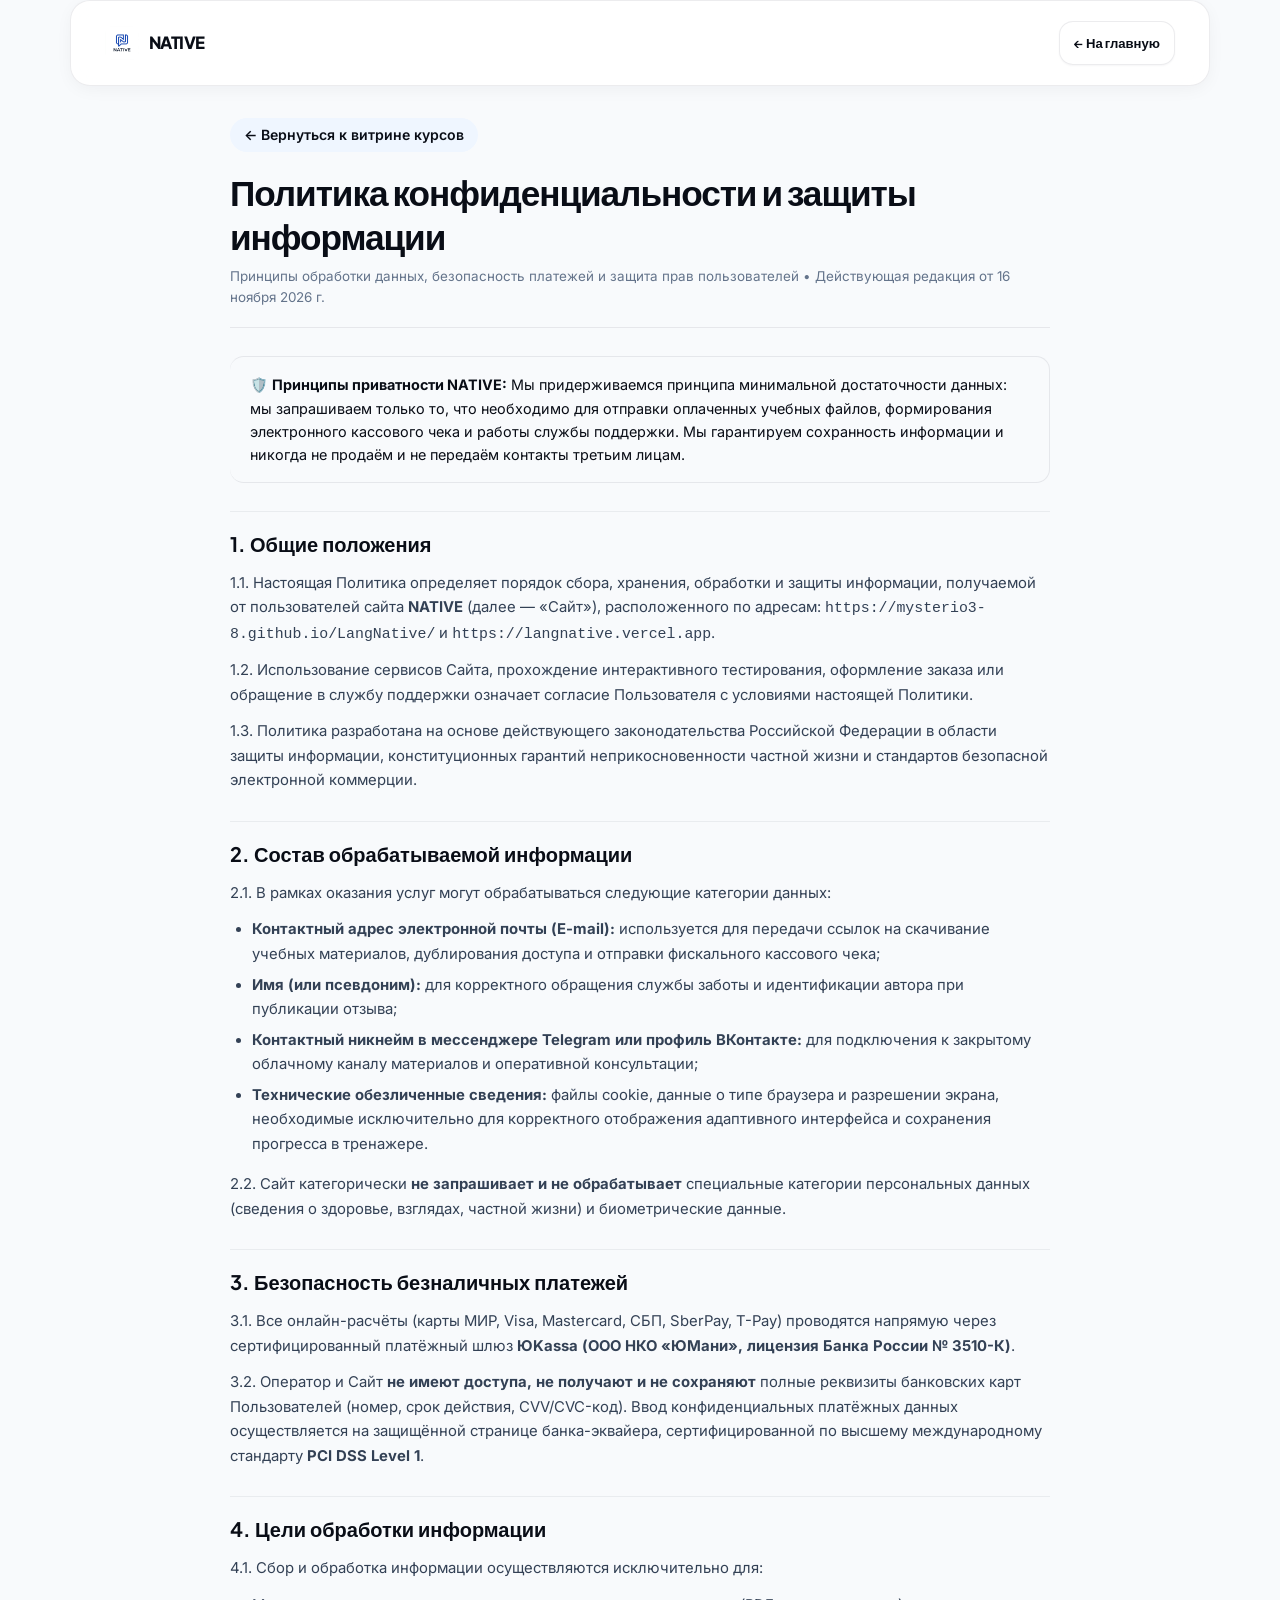
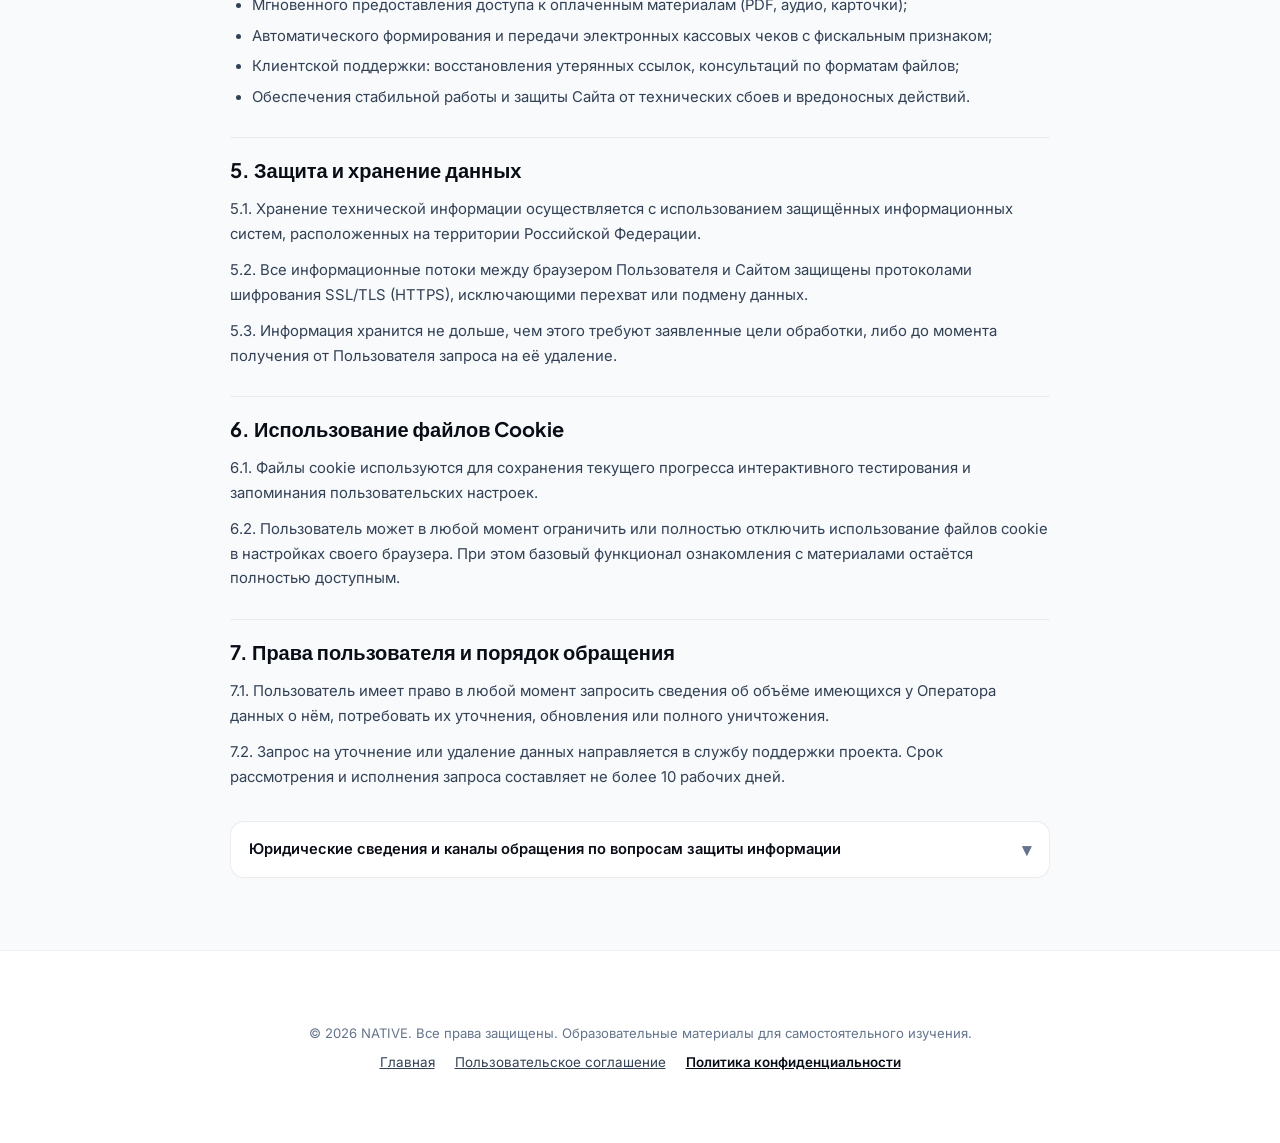
<file: privacy.html>
<!DOCTYPE html>
<html lang="ru">
<head>
  <meta charset="UTF-8">
  <meta name="viewport" content="width=device-width, initial-scale=1.0">
  <meta http-equiv="X-Content-Type-Options" content="nosniff">
  <meta name="referrer" content="strict-origin-when-cross-origin">
  <title>Политика конфиденциальности и защиты информации — NATIVE</title>
  <meta name="description" content="Политика обработки и защиты информации пользователей проекта NATIVE. Принципы приватности, безопасности платежей и сохранности данных.">
  <link rel="stylesheet" href="style.css">
  <link rel="icon" type="image/jpeg" href="assets/branding/logo_master.jpg">
  <style>
    .brand-avatar-img {
      width: 34px;
      height: 34px;
      border-radius: 8px;
      object-fit: cover;
      flex-shrink: 0;
    }
    .logo-group {
      display: flex;
      align-items: center;
      gap: 10px;
      text-decoration: none;
    }
    .legal-page {
      max-width: 860px;
      margin: 32px auto 72px;
      padding: 0 20px;
    }
    .legal-header {
      margin-bottom: 28px;
      padding-bottom: 20px;
      border-bottom: 1px solid var(--border-card);
    }
    .legal-back-btn {
      display: inline-flex;
      align-items: center;
      gap: 8px;
      font-size: 0.88rem;
      font-weight: 600;
      color: var(--brand-blue);
      text-decoration: none;
      margin-bottom: 18px;
      padding: 6px 14px;
      background: #eff6ff;
      border-radius: var(--radius-full);
      transition: background 0.2s;
    }
    .legal-back-btn:hover {
      background: #dbeafe;
    }
    .legal-title {
      font-family: var(--font-display);
      font-size: clamp(1.6rem, 3.2vw, 2.2rem);
      font-weight: 800;
      letter-spacing: -0.03em;
      color: var(--text-primary);
      margin-bottom: 8px;
      line-height: 1.25;
    }
    .legal-meta {
      font-size: 0.84rem;
      color: var(--text-muted);
    }
    .legal-box {
      background: #f8fafc;
      border: 1px solid var(--border-card);
      border-left: 4px solid var(--brand-blue);
      border-radius: var(--radius-md);
      padding: 16px 20px;
      margin: 20px 0 28px;
      font-size: 0.9rem;
      line-height: 1.6;
      color: var(--text-primary);
    }
    .legal-content h2 {
      font-family: var(--font-display);
      font-size: 1.25rem;
      font-weight: 700;
      color: var(--text-primary);
      margin: 28px 0 12px;
      padding-top: 16px;
      border-top: 1px solid var(--border-hairline);
    }
    .legal-content p {
      font-size: 0.93rem;
      color: var(--text-secondary);
      line-height: 1.65;
      margin-bottom: 12px;
    }
    .legal-content ul, .legal-content ol {
      margin: 10px 0 16px 22px;
      color: var(--text-secondary);
      font-size: 0.93rem;
      line-height: 1.65;
    }
    .legal-content li {
      margin-bottom: 6px;
    }
    .legal-disclosure {
      background: #ffffff;
      border: 1px solid var(--border-card);
      border-radius: var(--radius-md);
      padding: 14px 18px;
      margin-top: 32px;
      transition: all 0.2s ease;
    }
    .legal-disclosure summary {
      font-weight: 600;
      font-size: 0.92rem;
      color: var(--text-primary);
      cursor: pointer;
      user-select: none;
      display: flex;
      align-items: center;
      justify-content: space-between;
    }
    .legal-disclosure summary::after {
      content: "▾";
      font-size: 1.1rem;
      color: var(--text-muted);
      transition: transform 0.2s;
    }
    .legal-disclosure[open] summary::after {
      transform: rotate(180deg);
    }
    .legal-disclosure-body {
      margin-top: 14px;
      padding-top: 12px;
      border-top: 1px solid var(--border-hairline);
      font-size: 0.88rem;
      color: var(--text-secondary);
      line-height: 1.6;
    }
    .legal-disclosure-body ul {
      margin: 8px 0 0 20px;
      padding: 0;
    }
    .legal-disclosure-body li {
      margin-bottom: 6px;
    }
    @media (max-width: 640px) {
      .legal-page {
        margin: 20px auto 48px;
        padding: 0 16px;
      }
      .legal-content p, .legal-content ul, .legal-content ol {
        font-size: 0.88rem;
      }
    }
  </style>
</head>
<body>

  <!-- Top Simple Nav -->
  <header class="header">
    <div class="container header-container" style="display:flex; align-items:center; justify-content:space-between; padding: 10px 16px;">
      <a href="index.html" class="logo-group">
        <img src="assets/branding/logo_master.jpg" alt="NATIVE Logo" class="brand-avatar-img">
        <div class="logo-text">
          <span class="logo-title" style="font-weight:800; font-size:1.05rem; color:var(--text-primary);">NATIVE</span>
        </div>
      </a>
      <a href="index.html" class="btn btn-secondary" style="padding: 6px 14px; font-size: 0.82rem;">← На главную</a>
    </div>
  </header>

  <main class="legal-page">
    <div class="legal-header">
      <a href="index.html" class="legal-back-btn">← Вернуться к витрине курсов</a>
      <h1 class="legal-title">Политика конфиденциальности и защиты информации</h1>
      <p class="legal-meta">Принципы обработки данных, безопасность платежей и защита прав пользователей • Действующая редакция от 16 ноября 2026 г.</p>
    </div>

    <div class="legal-box">
      🛡️ <strong>Принципы приватности NATIVE:</strong> Мы придерживаемся принципа минимальной достаточности данных: мы запрашиваем только то, что необходимо для отправки оплаченных учебных файлов, формирования электронного кассового чека и работы службы поддержки. Мы гарантируем сохранность информации и никогда не продаём и не передаём контакты третьим лицам.
    </div>

    <div class="legal-content">
      <h2>1. Общие положения</h2>
      <p>1.1. Настоящая Политика определяет порядок сбора, хранения, обработки и защиты информации, получаемой от пользователей сайта <strong>NATIVE</strong> (далее — «Сайт»), расположенного по адресам: <code>https://mysterio3-8.github.io/LangNative/</code> и <code>https://langnative.vercel.app</code>.</p>
      <p>1.2. Использование сервисов Сайта, прохождение интерактивного тестирования, оформление заказа или обращение в службу поддержки означает согласие Пользователя с условиями настоящей Политики.</p>
      <p>1.3. Политика разработана на основе действующего законодательства Российской Федерации в области защиты информации, конституционных гарантий неприкосновенности частной жизни и стандартов безопасной электронной коммерции.</p>

      <h2>2. Состав обрабатываемой информации</h2>
      <p>2.1. В рамках оказания услуг могут обрабатываться следующие категории данных:</p>
      <ul>
        <li><strong>Контактный адрес электронной почты (E-mail):</strong> используется для передачи ссылок на скачивание учебных материалов, дублирования доступа и отправки фискального кассового чека;</li>
        <li><strong>Имя (или псевдоним):</strong> для корректного обращения службы заботы и идентификации автора при публикации отзыва;</li>
        <li><strong>Контактный никнейм в мессенджере Telegram или профиль ВКонтакте:</strong> для подключения к закрытому облачному каналу материалов и оперативной консультации;</li>
        <li><strong>Технические обезличенные сведения:</strong> файлы cookie, данные о типе браузера и разрешении экрана, необходимые исключительно для корректного отображения адаптивного интерфейса и сохранения прогресса в тренажере.</li>
      </ul>
      <p>2.2. Сайт категорически <strong>не запрашивает и не обрабатывает</strong> специальные категории персональных данных (сведения о здоровье, взглядах, частной жизни) и биометрические данные.</p>

      <h2>3. Безопасность безналичных платежей</h2>
      <p>3.1. Все онлайн-расчёты (карты МИР, Visa, Mastercard, СБП, SberPay, T-Pay) проводятся напрямую через сертифицированный платёжный шлюз <strong>ЮKassa (ООО НКО «ЮМани», лицензия Банка России № 3510-К)</strong>.</p>
      <p>3.2. Оператор и Сайт <strong>не имеют доступа, не получают и не сохраняют</strong> полные реквизиты банковских карт Пользователей (номер, срок действия, CVV/CVC-код). Ввод конфиденциальных платёжных данных осуществляется на защищённой странице банка-эквайера, сертифицированной по высшему международному стандарту <strong>PCI DSS Level 1</strong>.</p>

      <h2>4. Цели обработки информации</h2>
      <p>4.1. Сбор и обработка информации осуществляются исключительно для:</p>
      <ul>
        <li>Мгновенного предоставления доступа к оплаченным материалам (PDF, аудио, карточки);</li>
        <li>Автоматического формирования и передачи электронных кассовых чеков с фискальным признаком;</li>
        <li>Клиентской поддержки: восстановления утерянных ссылок, консультаций по форматам файлов;</li>
        <li>Обеспечения стабильной работы и защиты Сайта от технических сбоев и вредоносных действий.</li>
      </ul>

      <h2>5. Защита и хранение данных</h2>
      <p>5.1. Хранение технической информации осуществляется с использованием защищённых информационных систем, расположенных на территории Российской Федерации.</p>
      <p>5.2. Все информационные потоки между браузером Пользователя и Сайтом защищены протоколами шифрования SSL/TLS (HTTPS), исключающими перехват или подмену данных.</p>
      <p>5.3. Информация хранится не дольше, чем этого требуют заявленные цели обработки, либо до момента получения от Пользователя запроса на её удаление.</p>

      <h2>6. Использование файлов Cookie</h2>
      <p>6.1. Файлы cookie используются для сохранения текущего прогресса интерактивного тестирования и запоминания пользовательских настроек.</p>
      <p>6.2. Пользователь может в любой момент ограничить или полностью отключить использование файлов cookie в настройках своего браузера. При этом базовый функционал ознакомления с материалами остаётся полностью доступным.</p>

      <h2>7. Права пользователя и порядок обращения</h2>
      <p>7.1. Пользователь имеет право в любой момент запросить сведения об объёме имеющихся у Оператора данных о нём, потребовать их уточнения, обновления или полного уничтожения.</p>
      <p>7.2. Запрос на уточнение или удаление данных направляется в службу поддержки проекта. Срок рассмотрения и исполнения запроса составляет не более 10 рабочих дней.</p>
    </div>

    <!-- Collapsible Discreet Legal Disclosures (Clean & Professional) -->
    <details class="legal-disclosure">
      <summary>Юридические сведения и каналы обращения по вопросам защиты информации</summary>
      <div class="legal-disclosure-body">
        <p>По всем правовым вопросам, защите информации и взаимодействию со службой клиентского сервиса:</p>
        <ul>
          <li>Служба клиентской поддержки в Telegram: <a href="https://t.me/mollydamnbro" target="_blank" style="color:var(--brand-blue); font-weight:600;">@mollydamnbro</a></li>
          <li>Официальные сообщества проекта: <a href="https://vk.com/club239331012" target="_blank">English Community</a>, <a href="https://vk.com/club242408187" target="_blank">Chinese Community</a>, <a href="https://vk.com/club243301314" target="_blank">Spanish Community</a></li>
          <li>Идентификатор интернет-магазина в платёжном шлюзе: <code>Shop ID 1314296</code></li>
        </ul>
      </div>
    </details>
  </main>

  <footer class="footer">
    <div class="container" style="text-align: center; padding: 24px 16px;">
      <p class="footer-legal" style="font-size:0.82rem; color:var(--text-muted); margin-bottom:8px;">
        © 2026 NATIVE. Все права защищены. Образовательные материалы для самостоятельного изучения.
      </p>
      <div style="font-size: 0.84rem;">
        <a href="index.html" style="color: var(--text-secondary); margin: 0 8px;">Главная</a>
        <a href="offer.html" style="color: var(--text-secondary); margin: 0 8px;">Пользовательское соглашение</a>
        <a href="privacy.html" style="color: var(--brand-blue); font-weight: 600; margin: 0 8px;">Политика конфиденциальности</a>
      </div>
    </div>
  </footer>

</body>
</html>
</file>
<file: style.css>
/* ==========================================================================
   NATIVE Edu — Unified High-Performance Design System & Stylesheet
   Cupertino Studio / Apple HIG Precision • 100% Mobile & Touch Optimized
   Zero FOUC • Single-Request Architecture • GPU Accelerated
   ========================================================================== */

@import url('https://fonts.googleapis.com/css2?family=Plus+Jakarta+Sans:wght@500;600;700;800&family=Inter:wght@400;500;600;700&display=swap');

/* ==========================================================================
   1. Design Tokens & CSS Custom Properties
   ========================================================================== */
:root {
  /* Typography */
  --font-display: 'Plus Jakarta Sans', -apple-system, BlinkMacSystemFont, 'Segoe UI', Roboto, sans-serif;
  --font-body: 'Inter', -apple-system, BlinkMacSystemFont, 'Segoe UI', Roboto, sans-serif;

  /* Surfaces & Backgrounds */
  --bg-page: #f8fafc;
  --bg-surface: #ffffff;
  --bg-subtle: #f1f5f9;
  --bg-muted: #e2e8f0;

  /* Text Colors */
  --text-primary: #090d16;
  --text-secondary: #334155;
  --text-muted: #64748b;
  --text-faint: #94a3b8;

  /* Brand Accents */
  --brand-primary: #2563eb;
  --brand-dark: #1d4ed8;
  --brand-light: #eff6ff;
  --brand-glow: rgba(37, 99, 235, 0.14);

  /* Language Identity Tokens */
  --en-primary: #2563eb;
  --en-light: #eff6ff;
  --en-border: #bfdbfe;

  --cn-primary: #dc2626;
  --cn-light: #fef2f2;
  --cn-border: #fecaca;

  --es-primary: #ea580c;
  --es-light: #fff7ed;
  --es-border: #fed7aa;

  /* Functional Colors */
  --success: #10b981;
  --success-bg: #f0fdf4;
  --danger: #ef4444;
  --danger-bg: #fef2f2;
  --border-card: rgba(15, 23, 42, 0.08);
  --border-hairline: rgba(15, 23, 42, 0.06);

  /* Elevations & Shadows */
  --shadow-micro: 0 1px 2px rgba(15, 23, 42, 0.04);
  --shadow-card: 0 1px 3px rgba(15, 23, 42, 0.03), 0 6px 18px -3px rgba(15, 23, 42, 0.05);
  --shadow-hover: 0 12px 28px -4px rgba(37, 99, 235, 0.12), 0 0 0 1px rgba(37, 99, 235, 0.15);
  --shadow-button: 0 1px 2px rgba(0, 0, 0, 0.08), 0 4px 12px rgba(37, 99, 235, 0.25);
  --shadow-modal: 0 24px 64px -12px rgba(15, 23, 42, 0.22);

  /* Border Radii */
  --radius-xs: 6px;
  --radius-sm: 10px;
  --radius-md: 14px;
  --radius-lg: 20px;
  --radius-xl: 28px;
  --radius-full: 9999px;

  /* Transitions */
  --ease-spring: cubic-bezier(0.16, 1, 0.3, 1);
  --duration-fast: 160ms;
  --duration-normal: 240ms;
}

/* ==========================================================================
   2. Base Reset & Layout
   ========================================================================== */
*, *::before, *::after {
  box-sizing: border-box;
  margin: 0;
  padding: 0;
  -webkit-font-smoothing: antialiased;
  -moz-osx-font-smoothing: grayscale;
}

html {
  font-family: var(--font-body);
  background-color: var(--bg-page);
  color: var(--text-primary);
  scroll-behavior: smooth;
}

body {
  position: relative;
  overflow-x: hidden;
  width: 100%;
  line-height: 1.55;
  background-color: #f8fafc;
}

img {
  max-width: 100%;
  height: auto;
  display: block;
}

.container {
  width: 100%;
  max-width: 1140px;
  margin: 0 auto;
  padding: 0 24px;
}

/* Below-the-fold render containment (cuts scroll & initial render lag) */
.skills-matrix-section,
.reviews-section,
.community-section,
.faq-section {
  content-visibility: auto;
  contain-intrinsic-size: 1px 650px;
}

/* ==========================================================================
   3. Ambient Background System (GPU Accelerated)
   ========================================================================== */
.site-ambient-bg {
  position: absolute;
  top: 0;
  left: 0;
  width: 100%;
  height: 100%;
  overflow: hidden;
  pointer-events: none;
  z-index: 0;
  contain: paint layout;
  transform: translateZ(0);
}

.ambient-orb {
  position: absolute;
  border-radius: 50%;
  opacity: 0.65;
  filter: blur(40px);
  transform: translate3d(0, 0, 0);
  backface-visibility: hidden;
  pointer-events: none;
}

.orb-hero-blue {
  top: -80px;
  left: 15%;
  width: 580px;
  height: 460px;
  background: radial-gradient(circle, rgba(59, 130, 246, 0.22) 0%, rgba(96, 165, 250, 0.08) 55%, transparent 75%);
  animation: floatOrb1 20s ease-in-out infinite alternate;
}

.orb-hero-coral {
  top: 140px;
  right: -60px;
  width: 520px;
  height: 500px;
  background: radial-gradient(circle, rgba(244, 63, 94, 0.18) 0%, rgba(251, 113, 133, 0.06) 50%, transparent 72%);
  animation: floatOrb2 24s ease-in-out infinite alternate;
}

.orb-mid-amber {
  top: 1350px;
  left: -100px;
  width: 540px;
  height: 540px;
  background: radial-gradient(circle, rgba(245, 158, 11, 0.14) 0%, rgba(251, 191, 36, 0.04) 55%, transparent 75%);
}

.orb-lower-emerald {
  top: 2750px;
  right: 5%;
  width: 580px;
  height: 500px;
  background: radial-gradient(circle, rgba(16, 185, 129, 0.14) 0%, rgba(52, 211, 153, 0.04) 55%, transparent 75%);
}

@keyframes floatOrb1 {
  0% { transform: translate3d(0, 0, 0) scale(1); }
  50% { transform: translate3d(35px, 25px, 0) scale(1.05); }
  100% { transform: translate3d(-25px, 15px, 0) scale(0.96); }
}

@keyframes floatOrb2 {
  0% { transform: translate3d(0, 0, 0) scale(1); }
  50% { transform: translate3d(-35px, 35px, 0) scale(1.04); }
  100% { transform: translate3d(20px, -20px, 0) scale(0.95); }
}

/* ==========================================================================
   4. Buttons & UI Elements
   ========================================================================== */
.btn {
  display: inline-flex;
  align-items: center;
  justify-content: center;
  gap: 8px;
  font-family: var(--font-display);
  font-weight: 600;
  font-size: 0.92rem;
  text-decoration: none;
  padding: 10px 18px;
  min-height: 44px;
  border-radius: var(--radius-md);
  border: 1px solid transparent;
  cursor: pointer;
  white-space: nowrap;
  touch-action: manipulation;
  -webkit-tap-highlight-color: transparent;
  transition: transform var(--duration-fast) var(--ease-spring),
              box-shadow var(--duration-fast) var(--ease-spring),
              background var(--duration-fast) ease;
}

.btn:active {
  transform: scale(0.98);
}

.btn-primary {
  background: linear-gradient(180deg, #2563eb 0%, #1d4ed8 100%);
  color: #ffffff;
  border-color: #1e40af;
  box-shadow: var(--shadow-button);
}

.btn-primary:hover {
  background: linear-gradient(180deg, #3b82f6 0%, #2563eb 100%);
  box-shadow: 0 4px 16px rgba(37, 99, 235, 0.35);
}

.btn-secondary {
  background: #ffffff;
  color: var(--text-primary);
  border-color: var(--border-card);
  box-shadow: var(--shadow-micro);
}

.btn-secondary:hover {
  background: var(--bg-subtle);
  border-color: rgba(15, 23, 42, 0.15);
}

.btn-lg {
  padding: 14px 26px;
  font-size: 1rem;
  min-height: 48px;
}

.btn-sm {
  padding: 7px 14px;
  font-size: 0.82rem;
  min-height: 36px;
}

.btn-block {
  width: 100%;
}

/* Section Header Typography */
.section-head {
  text-align: center;
  max-width: 680px;
  margin: 0 auto 36px;
}

.section-tag {
  display: inline-block;
  font-size: 0.76rem;
  font-weight: 700;
  text-transform: uppercase;
  letter-spacing: 0.08em;
  color: var(--brand-primary);
  margin-bottom: 8px;
}

.section-title {
  font-family: var(--font-display);
  font-size: clamp(1.65rem, 3.2vw, 2.3rem);
  font-weight: 800;
  letter-spacing: -0.03em;
  color: var(--text-primary);
  margin-bottom: 10px;
}

.section-desc {
  font-size: 0.96rem;
  color: var(--text-secondary);
  line-height: 1.6;
}

/* ==========================================================================
   5. Header & Floating Navigation
   ========================================================================== */
.header-wrapper {
  position: sticky;
  top: 14px;
  z-index: 999;
  padding: 0 24px;
  width: 100%;
}

.header {
  max-width: 1140px;
  margin: 0 auto;
  background: rgba(255, 255, 255, 0.9);
  backdrop-filter: blur(12px) saturate(160%);
  -webkit-backdrop-filter: blur(12px) saturate(160%);
  border: 1px solid rgba(15, 23, 42, 0.08);
  border-radius: var(--radius-lg);
  padding: 10px 18px;
  box-shadow: 0 4px 18px -2px rgba(15, 23, 42, 0.05);
}

.header-inner {
  display: flex;
  align-items: center;
  justify-content: space-between;
  gap: 12px;
}

.logo {
  display: flex;
  align-items: center;
  gap: 10px;
  text-decoration: none;
  flex-shrink: 0;
}

.logo-symbol {
  width: 34px;
  height: 34px;
  border-radius: 9px;
  object-fit: cover;
  border: 1px solid rgba(15, 23, 42, 0.08);
}

.logo-text-group {
  display: flex;
  flex-direction: column;
}

.logo-title {
  font-family: var(--font-display);
  font-weight: 800;
  font-size: 1.1rem;
  letter-spacing: -0.03em;
  color: var(--text-primary);
  line-height: 1.1;
}

.logo-subtitle {
  font-size: 0.68rem;
  font-weight: 600;
  color: var(--brand-primary);
  letter-spacing: 0.04em;
  text-transform: uppercase;
}

.nav-links {
  display: flex;
  gap: 22px;
  align-items: center;
}

.nav-link {
  font-size: 0.88rem;
  font-weight: 500;
  color: var(--text-secondary);
  text-decoration: none;
  transition: color var(--duration-fast) ease;
}

.nav-link:hover {
  color: var(--brand-primary);
}

.header-cta {
  display: flex;
  align-items: center;
  gap: 10px;
  flex-shrink: 0;
}

/* ==========================================================================
   6. Hero Section
   ========================================================================== */
.hero {
  padding: 64px 0 48px;
  text-align: center;
}

.hero-title {
  font-family: var(--font-display);
  font-size: clamp(1.85rem, 5vw, 3.5rem);
  font-weight: 800;
  line-height: 1.16;
  letter-spacing: -0.035em;
  color: var(--text-primary);
  max-width: 860px;
  margin: 0 auto 20px;
}

.hero-title-gradient {
  background: linear-gradient(135deg, #1d4ed8 0%, #2563eb 50%, #0284c7 100%);
  -webkit-background-clip: text;
  -webkit-text-fill-color: transparent;
  display: inline-block;
}

.hero-subtitle {
  font-size: clamp(0.95rem, 2vw, 1.15rem);
  color: var(--text-secondary);
  line-height: 1.6;
  max-width: 660px;
  margin: 0 auto 32px;
  font-weight: 400;
}

.hero-actions {
  display: flex;
  align-items: center;
  justify-content: center;
  gap: 14px;
  margin-bottom: 32px;
  flex-wrap: wrap;
}

.verified-metrics {
  display: flex;
  align-items: center;
  justify-content: center;
  gap: 12px;
  flex-wrap: wrap;
  font-size: 0.86rem;
  color: var(--text-secondary);
  margin-bottom: 36px;
}

.metric-badge {
  display: inline-flex;
  align-items: center;
  gap: 6px;
  background: #ffffff;
  padding: 4px 12px;
  border-radius: var(--radius-full);
  border: 1px solid var(--border-card);
  box-shadow: var(--shadow-micro);
}

.metric-sep {
  color: var(--text-muted);
}

/* Hero Showcase 3D Cards */
.hero-showcase {
  position: relative;
  max-width: 960px;
  margin: 36px auto 0;
  display: grid;
  grid-template-columns: 1fr 1.08fr 1fr;
  gap: 18px;
  align-items: center;
}

.showcase-glow {
  position: absolute;
  top: 50%;
  left: 50%;
  transform: translate(-50%, -50%);
  width: 500px;
  height: 220px;
  background: radial-gradient(circle, rgba(37, 99, 235, 0.12), transparent 70%);
  border-radius: 50%;
  filter: blur(36px);
  pointer-events: none;
}

.showcase-card {
  background: #ffffff;
  border: 1px solid var(--border-card);
  border-radius: var(--radius-lg);
  padding: 22px;
  box-shadow: var(--shadow-card);
  text-align: left;
  transition: transform var(--duration-normal) var(--ease-spring);
}

.showcase-card:hover {
  transform: translateY(-4px);
}

.card-en { transform: rotate(-2deg); }
.card-es { transform: rotate(2deg); }
.card-cn.active-card {
  border-color: rgba(37, 99, 235, 0.3);
  box-shadow: var(--shadow-hover);
}

.showcase-card-header {
  display: flex;
  align-items: center;
  justify-content: space-between;
  margin-bottom: 12px;
}

.showcase-flag { font-size: 1.3rem; }
.showcase-pill {
  font-size: 0.72rem;
  font-weight: 700;
  padding: 2px 8px;
  border-radius: var(--radius-full);
  background: var(--bg-subtle);
  color: var(--text-secondary);
}

.showcase-word {
  font-family: var(--font-display);
  font-size: 1.4rem;
  font-weight: 800;
  color: var(--text-primary);
  margin-bottom: 2px;
}

.showcase-hanzi {
  font-family: 'Noto Sans SC', sans-serif;
  font-size: 2.2rem;
  font-weight: 900;
  color: #dc2626;
  line-height: 1.1;
}

.showcase-pinyin, .showcase-transcription {
  font-size: 0.84rem;
  color: var(--brand-primary);
  font-weight: 600;
  margin-bottom: 6px;
}

.showcase-meaning {
  font-size: 0.88rem;
  color: var(--text-secondary);
  line-height: 1.4;
}

.showcase-audio-bar {
  display: flex;
  align-items: center;
  gap: 8px;
  margin-top: 14px;
  padding: 6px 10px;
  background: var(--bg-subtle);
  border-radius: var(--radius-md);
}

.audio-play-btn {
  width: 26px;
  height: 26px;
  border-radius: 50%;
  background: var(--brand-primary);
  color: #ffffff;
  display: flex;
  align-items: center;
  justify-content: center;
  font-size: 0.72rem;
}

.audio-wave {
  display: flex;
  align-items: center;
  gap: 3px;
  flex-grow: 1;
}

.audio-wave span {
  width: 3px;
  background: var(--brand-primary);
  border-radius: 2px;
}

.audio-time {
  font-size: 0.74rem;
  font-weight: 600;
  color: var(--text-muted);
}

/* Hero Highlights Strip */
.hero-highlights {
  display: grid;
  grid-template-columns: repeat(4, 1fr);
  gap: 14px;
  margin-top: 48px;
}

.highlight-item {
  background: #ffffff;
  border: 1px solid var(--border-card);
  border-radius: var(--radius-md);
  padding: 16px 18px;
  text-align: left;
  box-shadow: var(--shadow-micro);
  display: flex;
  align-items: flex-start;
  gap: 12px;
}

.highlight-icon {
  width: 36px;
  height: 36px;
  border-radius: 9px;
  background: #eff6ff;
  color: var(--brand-primary);
  display: flex;
  align-items: center;
  justify-content: center;
  flex-shrink: 0;
}

.highlight-title {
  font-family: var(--font-display);
  font-weight: 700;
  font-size: 0.92rem;
  color: var(--text-primary);
  margin-bottom: 2px;
}

.highlight-desc {
  font-size: 0.8rem;
  color: var(--text-muted);
  line-height: 1.35;
}

/* ==========================================================================
   7. Interactive Diagnostic Trainer Section
   ========================================================================== */
.demo-section {
  padding: 64px 0 72px;
}

.demo-console {
  max-width: 740px;
  margin: 0 auto;
  background: #ffffff;
  border: 1px solid var(--border-card);
  border-radius: var(--radius-xl);
  box-shadow: var(--shadow-card);
  overflow: hidden;
}

.demo-tabs-bar {
  display: flex;
  background: var(--bg-subtle);
  padding: 6px;
  gap: 6px;
  border-bottom: 1px solid var(--border-hairline);
}

.demo-tab {
  flex: 1;
  padding: 9px 14px;
  background: transparent;
  border: none;
  font-family: var(--font-display);
  font-size: 0.88rem;
  font-weight: 600;
  color: var(--text-muted);
  border-radius: var(--radius-sm);
  cursor: pointer;
  display: flex;
  align-items: center;
  justify-content: center;
  gap: 6px;
  transition: all var(--duration-fast) ease;
}

.demo-tab.active {
  background: #ffffff;
  color: var(--text-primary);
  box-shadow: 0 1px 3px rgba(15, 23, 42, 0.06);
}

@media (max-width: 640px) {
  .demo-tabs-bar {
    overflow-x: auto;
    flex-wrap: nowrap;
    -webkit-overflow-scrolling: touch;
    scrollbar-width: none;
    padding: 6px 8px;
  }
  .demo-tabs-bar::-webkit-scrollbar {
    display: none;
  }
  .demo-tab {
    flex: 0 0 auto;
    white-space: nowrap;
    padding: 8px 12px;
    font-size: 0.82rem;
  }
}

.demo-progress-bar-wrap {
  padding: 16px 28px 0;
}

.demo-progress-info {
  display: flex;
  justify-content: space-between;
  align-items: center;
  font-size: 0.82rem;
  color: var(--text-muted);
  margin-bottom: 8px;
}

.demo-difficulty-badge {
  font-weight: 600;
  color: var(--brand-primary);
  background: #eff6ff;
  padding: 2px 8px;
  border-radius: var(--radius-full);
}

.demo-progress-track {
  width: 100%;
  height: 6px;
  background: var(--bg-muted);
  border-radius: var(--radius-full);
  overflow: hidden;
}

.demo-progress-fill {
  height: 100%;
  background: linear-gradient(90deg, #3b82f6, #2563eb);
  border-radius: var(--radius-full);
  transition: width 0.3s ease;
}

.demo-body {
  padding: 28px 28px 32px;
}

.demo-meta {
  display: flex;
  align-items: center;
  justify-content: space-between;
  margin-bottom: 16px;
}

.demo-pill {
  font-size: 0.74rem;
  font-weight: 700;
  text-transform: uppercase;
  letter-spacing: 0.05em;
  padding: 3px 10px;
  border-radius: var(--radius-full);
  background: #eff6ff;
  color: #1d4ed8;
}

.demo-score-chip {
  font-size: 0.82rem;
  font-weight: 600;
  color: var(--text-muted);
}

.demo-question-card {
  margin-bottom: 20px;
}

.demo-question-text {
  font-family: var(--font-display);
  font-size: 1.15rem;
  font-weight: 700;
  color: var(--text-primary);
  line-height: 1.45;
  margin-bottom: 6px;
  white-space: pre-line;
}

.demo-question-sub {
  font-size: 0.88rem;
  color: var(--text-muted);
}

.demo-options {
  display: flex;
  flex-direction: column;
  gap: 10px;
}

.demo-opt {
  display: flex;
  align-items: center;
  justify-content: space-between;
  width: 100%;
  padding: 13px 18px;
  background: #ffffff;
  border: 1px solid var(--border-card);
  border-radius: var(--radius-md);
  font-family: var(--font-body);
  font-size: 0.92rem;
  color: var(--text-primary);
  cursor: pointer;
  text-align: left;
  transition: all var(--duration-fast) ease;
}

.demo-opt:hover:not(:disabled) {
  border-color: var(--brand-primary);
  background: #f8faff;
}

.demo-opt.correct {
  background: #f0fdf4 !important;
  border-color: #86efac !important;
  color: #15803d !important;
  font-weight: 600;
}

.demo-opt.incorrect {
  background: #fef2f2 !important;
  border-color: #fca5a5 !important;
  color: #b91c1c !important;
}

.demo-explanation {
  margin-top: 14px;
  padding: 12px 16px;
  border-radius: var(--radius-md);
  font-size: 0.88rem;
  line-height: 1.5;
  display: none;
}

.demo-explanation.show-correct {
  display: block;
  background: #f0fdf4;
  border: 1px solid #bbf7d0;
  color: #166534;
}

.demo-explanation.show-incorrect {
  display: block;
  background: #fef2f2;
  border: 1px solid #fecaca;
  color: #991b1b;
}

/* Diagnostic Result Card */
.demo-result-card {
  text-align: left;
}

.result-header {
  display: flex;
  align-items: center;
  gap: 16px;
  margin-bottom: 20px;
}

.result-trophy-badge {
  font-size: 2.4rem;
}

.result-supertitle {
  font-size: 0.74rem;
  font-weight: 700;
  text-transform: uppercase;
  color: var(--brand-primary);
  letter-spacing: 0.05em;
}

.result-level-title {
  font-family: var(--font-display);
  font-size: 1.35rem;
  font-weight: 800;
  color: var(--text-primary);
}

.result-score-text {
  font-size: 0.84rem;
  color: var(--text-muted);
}

.result-diagnosis-box {
  background: var(--bg-subtle);
  border-radius: var(--radius-md);
  padding: 14px 18px;
  margin-bottom: 20px;
  font-size: 0.88rem;
  line-height: 1.55;
  color: var(--text-secondary);
}

.result-course-offer {
  display: flex;
  align-items: center;
  justify-content: space-between;
  background: #ffffff;
  border: 2px solid #bfdbfe;
  border-radius: var(--radius-lg);
  padding: 20px;
  gap: 18px;
  margin-bottom: 16px;
}

.offer-tag {
  font-size: 0.72rem;
  font-weight: 700;
  color: var(--brand-primary);
  text-transform: uppercase;
  letter-spacing: 0.05em;
}

.result-course-details h4 {
  font-family: var(--font-display);
  font-size: 1.15rem;
  font-weight: 700;
  color: var(--text-primary);
  margin: 2px 0 4px;
}

.result-course-details p {
  font-size: 0.84rem;
  color: var(--text-muted);
  line-height: 1.4;
}

.result-course-action {
  text-align: right;
  flex-shrink: 0;
}

.result-course-price {
  font-family: var(--font-display);
  font-size: 1.65rem;
  font-weight: 800;
  color: var(--text-primary);
  margin-bottom: 6px;
}

/* ==========================================================================
   8. Courses Catalog Grid Section
   ========================================================================== */
.courses-section {
  padding: 72px 0;
  background: #ffffff;
  border-top: 1px solid var(--border-hairline);
  border-bottom: 1px solid var(--border-hairline);
}

.courses-grid {
  display: grid;
  grid-template-columns: repeat(auto-fit, minmax(310px, 1fr));
  gap: 24px;
  margin-bottom: 24px;
}

.course-card {
  background: #ffffff;
  border: 1px solid var(--border-card);
  border-radius: var(--radius-lg);
  padding: 28px 24px;
  box-shadow: var(--shadow-card);
  display: flex;
  flex-direction: column;
  position: relative;
  transition: transform var(--duration-normal) var(--ease-spring),
              box-shadow var(--duration-normal) var(--ease-spring);
}

.course-card:hover {
  transform: translateY(-4px);
  box-shadow: var(--shadow-hover);
}

.course-top {
  display: flex;
  align-items: center;
  justify-content: space-between;
  margin-bottom: 16px;
}

.course-avatar {
  width: 48px;
  height: 48px;
  border-radius: 12px;
  object-fit: cover;
  border: 1px solid var(--border-hairline);
}

.course-badge {
  font-size: 0.72rem;
  font-weight: 700;
  padding: 3px 9px;
  border-radius: var(--radius-full);
  text-transform: uppercase;
  letter-spacing: 0.04em;
}

.badge-en { background: #eff6ff; color: #1d4ed8; border: 1px solid #bfdbfe; }
.badge-cn { background: #fef2f2; color: #dc2626; border: 1px solid #fecaca; }
.badge-es { background: #fff7ed; color: #c2410c; border: 1px solid #fed7aa; }
.badge-ko { background: #faf5ff; color: #7e22ce; border: 1px solid #e9d5ff; }
.badge-tr { background: #fff1f2; color: #be123c; border: 1px solid #fecdd3; }

.course-title {
  font-family: var(--font-display);
  font-size: 1.35rem;
  font-weight: 800;
  color: var(--text-primary);
  margin-bottom: 2px;
}

.course-level {
  font-size: 0.82rem;
  font-weight: 600;
  color: var(--brand-primary);
  margin-bottom: 10px;
}

.course-desc {
  font-size: 0.86rem;
  color: var(--text-secondary);
  line-height: 1.5;
  margin-bottom: 18px;
  flex-grow: 1;
}

.price-tag-wrapper {
  display: flex;
  align-items: center;
  justify-content: space-between;
  margin-bottom: 16px;
  padding-bottom: 14px;
  border-bottom: 1px solid var(--border-hairline);
}

.price-main {
  display: flex;
  align-items: baseline;
  gap: 8px;
}

.price-current {
  font-family: var(--font-display);
  font-size: 1.75rem;
  font-weight: 800;
  color: var(--text-primary);
}

.price-old {
  font-size: 0.95rem;
  color: var(--text-muted);
  text-decoration: line-through;
}

.price-pill-discount {
  font-size: 0.76rem;
  font-weight: 700;
  padding: 2px 8px;
  border-radius: var(--radius-full);
  background: #f0fdf4;
  color: #16a34a;
  border: 1px solid #bbf7d0;
}

.course-checklist {
  list-style: none;
  margin-bottom: 22px;
  display: flex;
  flex-direction: column;
  gap: 10px;
}

.check-item {
  font-size: 0.86rem;
  color: var(--text-secondary);
  display: flex;
  align-items: flex-start;
  gap: 10px;
  line-height: 1.45;
}

.check-icon {
  flex-shrink: 0;
  display: inline-flex;
  align-items: center;
  justify-content: center;
  width: 18px;
  height: 18px;
  border-radius: 50%;
  background: #ecfdf5;
  color: #059669;
  font-size: 0.72rem;
  font-weight: 800;
  margin-top: 2px;
}

.check-text {
  flex: 1;
  color: var(--text-secondary);
  line-height: 1.45;
  word-break: normal;
  overflow-wrap: break-word;
}

.check-text strong {
  color: var(--text-primary);
  font-weight: 700;
  display: inline;
}

/* ==========================================================================
   9. Skills Matrix Section (5 Dimensions)
   ========================================================================== */
.skills-matrix-section {
  padding: 72px 0;
  background: linear-gradient(180deg, #f8fafc 0%, #ffffff 100%);
  border-top: 1px solid var(--border-card);
  border-bottom: 1px solid var(--border-card);
}

.skills-grid {
  display: grid;
  grid-template-columns: repeat(auto-fit, minmax(280px, 1fr));
  gap: 18px;
}

.skill-card {
  background: #ffffff;
  border: 1px solid var(--border-card);
  border-radius: var(--radius-lg);
  padding: 24px 20px;
  box-shadow: var(--shadow-micro);
  display: flex;
  flex-direction: column;
}

.skill-icon-wrap {
  width: 44px;
  height: 44px;
  border-radius: var(--radius-md);
  display: flex;
  align-items: center;
  justify-content: center;
  font-size: 1.4rem;
  margin-bottom: 12px;
}

.skill-level-pill {
  font-size: 0.7rem;
  font-weight: 700;
  text-transform: uppercase;
  letter-spacing: 0.05em;
  padding: 3px 8px;
  border-radius: var(--radius-full);
  background: var(--bg-subtle);
  color: var(--text-muted);
  align-self: flex-start;
  margin-bottom: 10px;
}

.skill-card-title {
  font-family: var(--font-display);
  font-size: 1.1rem;
  font-weight: 700;
  color: var(--text-primary);
  margin-bottom: 8px;
}

.skill-card-desc {
  font-size: 0.86rem;
  color: var(--text-secondary);
  line-height: 1.55;
  margin-bottom: 14px;
  flex-grow: 1;
}

.skill-mini-list {
  list-style: none;
  border-top: 1px solid var(--border-hairline);
  padding-top: 12px;
  display: flex;
  flex-direction: column;
  gap: 6px;
}

.skill-mini-list li {
  font-size: 0.8rem;
  color: var(--text-secondary);
  line-height: 1.4;
}

/* ==========================================================================
   10. Customer Reviews Section & Live Form
   ========================================================================== */
.reviews-section {
  padding: 72px 0;
}

.reviews-head-action {
  display: flex;
  align-items: center;
  justify-content: space-between;
  margin-bottom: 32px;
  gap: 16px;
  flex-wrap: wrap;
}

.reviews-grid {
  display: grid;
  grid-template-columns: repeat(3, 1fr);
  gap: 18px;
  margin-bottom: 24px;
}

.review-card {
  background: #ffffff;
  border: 1px solid var(--border-card);
  border-radius: var(--radius-lg);
  padding: 22px;
  box-shadow: var(--shadow-micro);
  display: flex;
  flex-direction: column;
}

.review-card-top {
  display: flex;
  align-items: center;
  justify-content: space-between;
  margin-bottom: 10px;
}

.review-author-name {
  font-weight: 700;
  font-size: 0.94rem;
  color: var(--text-primary);
}

.review-author-contact {
  font-size: 0.76rem;
  color: var(--text-muted);
}

.review-stars {
  color: #f59e0b;
  font-size: 0.92rem;
  letter-spacing: 2px;
}

.review-course-badge {
  display: inline-block;
  align-self: flex-start;
  font-size: 0.72rem;
  font-weight: 600;
  color: var(--brand-primary);
  background: #eff6ff;
  padding: 2px 8px;
  border-radius: var(--radius-full);
  margin-bottom: 10px;
}

.review-text {
  font-size: 0.88rem;
  color: var(--text-secondary);
  line-height: 1.55;
  flex-grow: 1;
  margin-bottom: 14px;
}

.review-footer {
  display: flex;
  align-items: center;
  justify-content: space-between;
  font-size: 0.76rem;
  color: var(--text-muted);
  border-top: 1px solid var(--border-hairline);
  padding-top: 10px;
}

.review-verified {
  color: #16a34a;
  font-weight: 600;
}

.review-form-box {
  background: #ffffff;
  border: 1px solid var(--border-card);
  border-radius: var(--radius-lg);
  padding: 28px;
  max-width: 620px;
  margin: 24px auto 0;
  box-shadow: var(--shadow-card);
}

.review-input, .review-textarea {
  width: 100%;
  padding: 10px 14px;
  border: 1px solid var(--border-card);
  border-radius: var(--radius-md);
  font-family: var(--font-body);
  font-size: 0.9rem;
  background: #f8fafc;
  margin-bottom: 12px;
}

.review-textarea {
  resize: vertical;
  min-height: 90px;
}

.review-stars-select {
  display: flex;
  gap: 6px;
  margin-bottom: 16px;
}

.star-btn {
  background: none;
  border: none;
  font-size: 1.5rem;
  color: #cbd5e1;
  cursor: pointer;
}

.star-btn.active {
  color: #f59e0b;
}

/* ==========================================================================
   11. Community Grid Section
   ========================================================================== */
.community-section {
  padding: 64px 0;
  background: #ffffff;
  border-top: 1px solid var(--border-hairline);
}

.community-grid {
  display: grid;
  grid-template-columns: repeat(3, 1fr);
  gap: 18px;
}

.community-card {
  background: #ffffff;
  border: 1px solid var(--border-card);
  border-radius: var(--radius-lg);
  padding: 22px;
  text-decoration: none;
  display: flex;
  flex-direction: column;
  justify-content: space-between;
  box-shadow: var(--shadow-micro);
  transition: transform var(--duration-fast) ease, border-color var(--duration-fast) ease;
}

.community-card:hover {
  transform: translateY(-3px);
  border-color: var(--brand-primary);
}

.community-card-top {
  display: flex;
  align-items: center;
  gap: 12px;
  margin-bottom: 12px;
}

.community-card-avatar {
  width: 44px;
  height: 44px;
  border-radius: 11px;
  object-fit: cover;
}

.community-card-name {
  font-weight: 700;
  font-size: 0.98rem;
  color: var(--text-primary);
}

.community-card-meta {
  font-size: 0.78rem;
  color: var(--text-muted);
}

.community-card-desc {
  font-size: 0.85rem;
  color: var(--text-secondary);
  line-height: 1.5;
  margin-bottom: 16px;
}

.community-card-link {
  font-size: 0.84rem;
  font-weight: 600;
  color: var(--brand-primary);
  display: inline-flex;
  align-items: center;
  gap: 6px;
}

/* ==========================================================================
   12. FAQ Accordion Section
   ========================================================================== */
.faq-section {
  padding: 72px 0;
}

.faq-list {
  max-width: 820px;
  margin: 0 auto;
  display: flex;
  flex-direction: column;
  gap: 12px;
}

.faq-card {
  background: #ffffff;
  border: 1px solid var(--border-card);
  border-radius: var(--radius-md);
  overflow: hidden;
  transition: border-color var(--duration-fast) ease;
}

.faq-card[open],
.faq-card.active {
  border-color: rgba(37, 99, 235, 0.35);
  box-shadow: var(--shadow-micro);
}

.faq-q {
  display: flex;
  align-items: center;
  justify-content: space-between;
  padding: 16px 20px;
  font-family: var(--font-display);
  font-weight: 700;
  font-size: 0.95rem;
  color: var(--text-primary);
  cursor: pointer;
  user-select: none;
  list-style: none;
}

.faq-q::-webkit-details-marker {
  display: none;
}

.faq-q-icon {
  font-size: 1.2rem;
  font-weight: 400;
  color: var(--brand-primary);
  transition: transform var(--duration-fast) ease;
}

.faq-card[open] .faq-q-icon,
.faq-card.active .faq-q-icon {
  transform: rotate(45deg);
}

.faq-a {
  padding: 0 20px 18px;
  font-size: 0.88rem;
  color: var(--text-secondary);
  line-height: 1.6;
}

/* Modern Web Guidance: Native details-content transition with interpolate-size */
details.faq-card::details-content {
  interpolate-size: allow-keywords;
  overflow: clip;
  contain: layout;
  transition: block-size 0.28s ease, content-visibility 0.28s allow-discrete;
}

details.faq-card:not([open])::details-content {
  block-size: 0;
}

/* Fallback for non-details elements */
div.faq-card:not(.active) .faq-a {
  display: none;
}
div.faq-card.active .faq-a {
  display: block;
}

.faq-a p { margin-bottom: 8px; }
.faq-a ul, .faq-a ol { margin: 8px 0 8px 20px; }
.faq-a li { margin-bottom: 4px; }

/* ==========================================================================
   13. Footer
   ========================================================================== */
.footer {
  padding: 48px 0;
  background: #ffffff;
  border-top: 1px solid var(--border-hairline);
  text-align: center;
}

.footer-nav {
  display: flex;
  align-items: center;
  justify-content: center;
  gap: 18px;
  flex-wrap: wrap;
  margin-bottom: 18px;
}

.footer-nav a {
  font-size: 0.86rem;
  color: var(--text-secondary);
  text-decoration: none;
  transition: color var(--duration-fast) ease;
}

.footer-nav a:hover {
  color: var(--brand-primary);
}

.footer-legal {
  font-size: 0.8rem;
  color: var(--text-muted);
  line-height: 1.6;
}

/* ==========================================================================
   14. Modals (Native <dialog> & Apple / Stripe Design)
   Modern Web Guidance: Native dialog with ::backdrop, overscroll-behavior: contain
   ========================================================================== */
dialog.modal-overlay,
.modal-overlay {
  position: fixed;
  inset: 0;
  width: 100%;
  height: 100%;
  max-width: 100%;
  max-height: 100%;
  margin: 0;
  padding: 20px;
  border: none;
  background: transparent;
  z-index: 1000;
  display: none;
  align-items: center;
  justify-content: center;
  box-sizing: border-box;
}

dialog.modal-overlay:modal {
  overscroll-behavior: contain;
}

dialog.modal-overlay::backdrop {
  overflow: hidden;
  overscroll-behavior: contain;
  background: rgba(9, 13, 22, 0.65);
  backdrop-filter: blur(8px);
  -webkit-backdrop-filter: blur(8px);
}

/* Fallback for browsers or non-dialog elements */
.modal-overlay:not(dialog) {
  background: rgba(9, 13, 22, 0.65);
  backdrop-filter: blur(8px);
  -webkit-backdrop-filter: blur(8px);
  opacity: 0;
  visibility: hidden;
  transition: all var(--duration-normal) var(--ease-spring);
}

dialog.modal-overlay[open],
.modal-overlay.active {
  display: flex;
  opacity: 1;
  visibility: visible;
}

.modal-window {
  width: 100%;
  max-width: 480px;
  background: #ffffff;
  border-radius: var(--radius-xl);
  box-shadow: var(--shadow-modal);
  padding: 32px 28px;
  position: relative;
  transform: translateY(16px) scale(0.98);
  transition: transform var(--duration-normal) var(--ease-spring);
}

.modal-overlay.active .modal-window {
  transform: translateY(0) scale(1);
}

.modal-close {
  position: absolute;
  top: 18px;
  right: 18px;
  width: 32px;
  height: 32px;
  background: var(--bg-subtle);
  border: none;
  border-radius: 50%;
  display: flex;
  align-items: center;
  justify-content: center;
  font-size: 1.2rem;
  color: var(--text-muted);
  cursor: pointer;
}

.modal-head {
  text-align: center;
  margin-bottom: 20px;
}

.modal-title {
  font-family: var(--font-display);
  font-size: 1.35rem;
  font-weight: 800;
  color: var(--text-primary);
}

.modal-sub {
  font-size: 0.84rem;
  color: var(--text-muted);
}

.modal-order-summary {
  display: flex;
  align-items: center;
  justify-content: space-between;
  background: var(--bg-subtle);
  border-radius: var(--radius-md);
  padding: 12px 16px;
  margin-bottom: 16px;
}

.summary-label {
  font-size: 0.84rem;
  color: var(--text-secondary);
}

.summary-price {
  font-family: var(--font-display);
  font-size: 1.3rem;
  font-weight: 800;
  color: var(--brand-primary);
}

.text-input {
  width: 100%;
  padding: 11px 14px;
  border: 1px solid var(--border-card);
  border-radius: var(--radius-md);
  font-family: var(--font-body);
  font-size: 0.92rem;
  background: #ffffff;
}

.pay-btn-primary-sbp {
  background: linear-gradient(180deg, #16a34a 0%, #15803d 100%);
  color: #ffffff;
  display: flex;
  align-items: center;
  justify-content: space-between;
  padding: 14px 18px;
  border-radius: var(--radius-md);
  cursor: pointer;
  border: none;
}

.pay-btn-left {
  display: flex;
  align-items: center;
  gap: 12px;
  text-align: left;
}

.pay-btn-title {
  display: block;
  font-weight: 700;
  font-size: 0.96rem;
}

.pay-btn-sub {
  display: block;
  font-size: 0.76rem;
  opacity: 0.9;
}

.checkout-methods-row {
  display: flex;
  gap: 6px;
  margin-top: 10px;
  flex-wrap: wrap;
}

.pay-method-pill {
  font-size: 0.72rem;
  background: var(--bg-subtle);
  color: var(--text-secondary);
  padding: 3px 8px;
  border-radius: var(--radius-full);
}

.checkout-legal-notice {
  margin-top: 16px;
  padding: 12px 14px;
  background: var(--bg-subtle);
  border-radius: var(--radius-md);
  font-size: 0.76rem;
  color: var(--text-muted);
  line-height: 1.5;
}

/* Reader Modal */
.reader-modal-window {
  max-width: 820px;
  max-height: 88vh;
  display: flex;
  flex-direction: column;
  padding: 28px 32px;
}

.reader-tabs-nav {
  display: flex;
  gap: 10px;
  border-bottom: 1px solid var(--border-hairline);
  margin-bottom: 20px;
}

.reader-tab-btn {
  background: none;
  border: none;
  border-bottom: 2px solid transparent;
  padding: 8px 16px;
  font-family: var(--font-display);
  font-size: 0.92rem;
  font-weight: 600;
  color: var(--text-muted);
  cursor: pointer;
}

.reader-tab-btn.active {
  color: var(--brand-primary);
  border-bottom-color: var(--brand-primary);
}

.reader-content-body {
  overflow-y: auto;
  padding-right: 6px;
  margin-bottom: 20px;
  flex-grow: 1;
}

.reader-pane { display: none; }
.reader-pane.active { display: block; }

.syllabus-header-note {
  background: var(--bg-subtle);
  border-radius: var(--radius-md);
  padding: 12px 16px;
  font-size: 0.86rem;
  color: var(--text-secondary);
  margin-bottom: 16px;
}

.reader-syllabus-grid {
  display: flex;
  flex-direction: column;
  gap: 8px;
}

.syllabus-item-card {
  display: flex;
  align-items: center;
  gap: 12px;
  padding: 11px 14px;
  background: #ffffff;
  border: 1px solid var(--border-card);
  border-radius: var(--radius-md);
  font-size: 0.88rem;
  color: var(--text-primary);
}

.syllabus-item-num {
  font-family: var(--font-display);
  font-weight: 700;
  font-size: 0.78rem;
  color: var(--brand-primary);
  background: #eff6ff;
  padding: 3px 8px;
  border-radius: var(--radius-sm);
  flex-shrink: 0;
}

.lesson-view-box {
  display: flex;
  flex-direction: column;
  gap: 18px;
}

.lesson-header-box {
  background: linear-gradient(135deg, #eff6ff 0%, #ffffff 100%);
  border: 1px solid #bfdbfe;
  border-radius: var(--radius-md);
  padding: 18px 20px;
}

.lesson-topic-title {
  font-family: var(--font-display);
  font-size: 1.25rem;
  font-weight: 800;
  color: var(--text-primary);
  margin: 4px 0;
}

.lesson-goal-desc {
  font-size: 0.86rem;
  color: var(--text-secondary);
  line-height: 1.5;
}

.lesson-section-title {
  font-family: var(--font-display);
  font-size: 1.05rem;
  font-weight: 700;
  color: var(--text-primary);
  margin-bottom: 10px;
}

.lesson-dialogue-thread {
  display: flex;
  flex-direction: column;
  gap: 10px;
}

.dialogue-bubble {
  background: var(--bg-subtle);
  border-radius: var(--radius-md);
  padding: 12px 16px;
}

.dialogue-speaker {
  font-size: 0.76rem;
  font-weight: 700;
  color: var(--brand-primary);
  margin-bottom: 2px;
}

.dialogue-text {
  font-size: 0.92rem;
  font-weight: 600;
  color: var(--text-primary);
  margin-bottom: 2px;
}

.dialogue-ru {
  font-size: 0.82rem;
  color: var(--text-muted);
}

.lesson-chunks-grid {
  display: grid;
  grid-template-columns: repeat(2, 1fr);
  gap: 10px;
}

.lesson-chunk-card {
  background: #ffffff;
  border: 1px solid var(--border-card);
  border-radius: var(--radius-sm);
  padding: 12px 14px;
}

.chunk-foreign {
  font-weight: 700;
  color: var(--text-primary);
  font-size: 0.92rem;
  margin-bottom: 2px;
}

.chunk-ipa {
  font-size: 0.76rem;
  color: var(--brand-primary);
  margin-bottom: 3px;
}

.chunk-ru {
  font-size: 0.82rem;
  color: var(--text-secondary);
}

/* Cookie Banner */
.cookie-banner {
  position: fixed;
  bottom: 18px;
  left: 50%;
  transform: translateX(-50%);
  width: calc(100% - 36px);
  max-width: 780px;
  background: #ffffff;
  border: 1px solid var(--border-card);
  border-radius: var(--radius-lg);
  padding: 14px 20px;
  box-shadow: var(--shadow-modal);
  z-index: 998;
  display: flex;
  align-items: center;
  justify-content: space-between;
  gap: 16px;
}

.cookie-content {
  display: flex;
  align-items: center;
  gap: 12px;
}

.cookie-icon { font-size: 1.6rem; }
.cookie-text strong { display: block; font-size: 0.88rem; color: var(--text-primary); }
.cookie-text p { font-size: 0.8rem; color: var(--text-muted); margin: 0; line-height: 1.4; }
.cookie-actions { display: flex; gap: 8px; flex-shrink: 0; }

/* ==========================================================================
   15. Global Systematic Media Breakpoints (Desktop, Tablet, Mobile)
   ========================================================================== */
@media (max-width: 960px) {
  .nav-links { display: none; }
  .courses-grid { grid-template-columns: 1fr; max-width: 580px; margin: 0 auto 24px; }
  .hero-showcase { grid-template-columns: 1fr; }
  .card-en, .card-es, .card-cn.active-card { transform: none !important; }
  .hero-highlights { grid-template-columns: repeat(2, 1fr); }
  .reviews-grid { grid-template-columns: 1fr; }
  .community-grid { grid-template-columns: 1fr; }
}

@media (max-width: 640px) {
  .container { padding: 0 16px; }
  .header-wrapper { top: 8px; padding: 0 12px; }
  .header { padding: 8px 12px; background: rgba(255, 255, 255, 0.96); backdrop-filter: none; }
  .logo-title { font-size: 0.98rem; }
  .logo-subtitle { display: none; }
  .header-cta .btn { padding: 7px 11px; font-size: 0.8rem; min-height: 36px; }

  .hero { padding: 36px 0 28px; }
  .hero-title { font-size: clamp(1.75rem, 6.5vw, 2.3rem); margin-bottom: 12px; }
  .hero-subtitle { font-size: 0.92rem; margin-bottom: 22px; }
  .hero-actions { flex-direction: column; width: 100%; gap: 10px; margin-bottom: 24px; }
  .hero-actions .btn { width: 100%; }

  .hero-highlights { grid-template-columns: 1fr; gap: 10px; margin-top: 32px; }
  .highlight-item { padding: 12px 14px; }

  .demo-console { border-radius: var(--radius-lg); }
  .demo-body { padding: 20px 16px; }
  .demo-progress-bar-wrap { padding: 12px 16px 0; }
  .result-course-offer { flex-direction: column; align-items: stretch; text-align: left; padding: 16px; }
  .result-course-action { align-items: stretch; margin-top: 12px; text-align: left; }

  .courses-section { padding: 44px 0; }
  .course-card { padding: 20px 16px; border-radius: var(--radius-md); }
  .skills-matrix-section { padding: 44px 0; }
  .skills-grid { grid-template-columns: 1fr; gap: 14px; }
  .skill-card { padding: 18px 16px; }

  dialog.modal-overlay,
  .modal-overlay { padding: 10px; align-items: flex-end; }
  .modal-window {
    padding: 22px 16px;
    border-radius: var(--radius-lg) var(--radius-lg) 0 0;
    max-height: 90vh;
    overflow-y: auto;
  }
  .modal-close { top: 12px; right: 12px; width: 28px; height: 28px; }
  .modal-title { font-size: 1.25rem; }

  .reader-modal-window { padding: 20px 16px; max-height: 92vh; }
  .lesson-chunks-grid { grid-template-columns: 1fr; }

  .cookie-banner {
    bottom: 10px;
    flex-direction: column;
    align-items: stretch;
    padding: 14px;
    gap: 12px;
  }
  .cookie-actions { justify-content: flex-end; }
}

@media (max-width: 900px), (prefers-reduced-motion: reduce) {
  .ambient-orb { animation: none !important; filter: none !important; opacity: 0.8; }
  .orb-hero-blue { width: 300px; height: 300px; top: -30px; left: -30px; background: radial-gradient(circle, rgba(59, 130, 246, 0.14) 0%, transparent 70%); }
  .orb-hero-coral { width: 280px; height: 280px; top: 160px; right: -30px; background: radial-gradient(circle, rgba(244, 63, 94, 0.12) 0%, transparent 70%); }
  .orb-mid-amber, .orb-lower-emerald { display: none; }
}
</file>
<file: admin.css>
/* ==========================================================================
   NATIVE Edu — Admin Dashboard Stylesheet
   Modern Linear/Apple Pro Design System
   ========================================================================== */

@import url('https://fonts.googleapis.com/css2?family=Plus+Jakarta+Sans:wght@500;600;700;800&family=Inter:wght@400;500;600;700&display=swap');

:root {
  --bg-app: #0f172a;
  --bg-sidebar: #090d16;
  --bg-panel: #1e293b;
  --bg-input: #0b1120;
  
  --text-main: #f8fafc;
  --text-sub: #94a3b8;
  --text-muted: #64748b;
  
  --border-app: rgba(255, 255, 255, 0.08);
  --border-focus: #3b82f6;
  
  --brand-blue: #2563eb;
  --brand-cyan: #06b6d4;
  --success-green: #10b981;
  --warning-amber: #f59e0b;
  
  --radius-sm: 8px;
  --radius-md: 12px;
  --radius-lg: 16px;
  
  --font-display: 'Plus Jakarta Sans', sans-serif;
  --font-body: 'Inter', sans-serif;
}

* {
  margin: 0;
  padding: 0;
  box-sizing: border-box;
}

body {
  font-family: var(--font-body);
  background-color: var(--bg-app);
  color: var(--text-main);
  min-height: 100vh;
  -webkit-font-smoothing: antialiased;
}

.admin-layout {
  display: none;
  min-height: 100vh;
}

.admin-layout.authenticated {
  display: flex !important;
}

/* Sidebar */
.sidebar {
  width: 260px;
  background: var(--bg-sidebar);
  border-right: 1px solid var(--border-app);
  display: flex;
  flex-direction: column;
  padding: 24px 16px;
  flex-shrink: 0;
}

.sidebar-brand {
  display: flex;
  align-items: center;
  gap: 12px;
  padding: 0 8px 24px;
  border-bottom: 1px solid var(--border-app);
  margin-bottom: 24px;
}

.brand-img {
  width: 38px;
  height: 38px;
  border-radius: 10px;
  object-fit: cover;
  border: 1px solid rgba(255, 255, 255, 0.1);
}

.brand-name {
  font-family: var(--font-display);
  font-weight: 800;
  font-size: 1.15rem;
  letter-spacing: -0.02em;
}

.brand-tag {
  font-size: 0.72rem;
  font-weight: 600;
  color: var(--brand-blue);
  text-transform: uppercase;
  letter-spacing: 0.05em;
}

.sidebar-nav {
  display: flex;
  flex-direction: column;
  gap: 6px;
  flex-grow: 1;
}

.nav-item {
  display: flex;
  align-items: center;
  gap: 12px;
  padding: 10px 14px;
  border-radius: var(--radius-sm);
  color: var(--text-sub);
  text-decoration: none;
  font-size: 0.92rem;
  font-weight: 500;
  transition: all 0.15s ease;
  cursor: pointer;
}

.nav-item:hover {
  background: rgba(255, 255, 255, 0.04);
  color: #fff;
}

.nav-item.active {
  background: rgba(37, 99, 235, 0.15);
  color: #60a5fa;
  font-weight: 600;
}

.sidebar-footer {
  padding-top: 16px;
  border-top: 1px solid var(--border-app);
}

.integration-pill {
  display: flex;
  align-items: center;
  gap: 8px;
  background: rgba(16, 185, 129, 0.1);
  border: 1px solid rgba(16, 185, 129, 0.2);
  color: #34d399;
  padding: 8px 12px;
  border-radius: var(--radius-sm);
  font-size: 0.78rem;
  font-weight: 600;
}

.status-dot {
  width: 8px;
  height: 8px;
  border-radius: 50%;
  background: #10b981;
  box-shadow: 0 0 8px #10b981;
}

/* Main Content */
.main-content {
  flex-grow: 1;
  padding: 32px 40px;
  overflow-y: auto;
}

.topbar {
  display: flex;
  align-items: flex-start;
  justify-content: space-between;
  margin-bottom: 32px;
}

.page-title {
  font-family: var(--font-display);
  font-size: 1.8rem;
  font-weight: 800;
  letter-spacing: -0.03em;
  margin-bottom: 4px;
}

.page-desc {
  font-size: 0.92rem;
  color: var(--text-sub);
}

.topbar-actions {
  display: flex;
  gap: 12px;
}

.btn {
  display: inline-flex;
  align-items: center;
  gap: 8px;
  padding: 10px 18px;
  border-radius: var(--radius-sm);
  font-family: var(--font-display);
  font-weight: 600;
  font-size: 0.9rem;
  border: 1px solid transparent;
  cursor: pointer;
  transition: all 0.15s ease;
}

.btn-primary {
  background: var(--brand-blue);
  color: #fff;
  border-color: #1d4ed8;
}

.btn-primary:hover {
  background: #1d4ed8;
}

.btn-secondary {
  background: var(--bg-panel);
  color: var(--text-main);
  border-color: var(--border-app);
}

.btn-secondary:hover {
  background: rgba(255, 255, 255, 0.08);
}

/* KPI Cards */
.kpi-grid {
  display: grid;
  grid-template-columns: repeat(4, 1fr);
  gap: 20px;
  margin-bottom: 32px;
}

.kpi-card {
  background: var(--bg-panel);
  border: 1px solid var(--border-app);
  border-radius: var(--radius-md);
  padding: 20px 24px;
}

.kpi-label {
  font-size: 0.82rem;
  color: var(--text-sub);
  font-weight: 500;
  text-transform: uppercase;
  letter-spacing: 0.04em;
  margin-bottom: 8px;
}

.kpi-val {
  font-family: var(--font-display);
  font-size: 1.9rem;
  font-weight: 800;
  letter-spacing: -0.03em;
  margin-bottom: 6px;
}

.kpi-val.status-green {
  color: var(--success-green);
  font-size: 1.5rem;
}

.kpi-badge {
  display: inline-block;
  font-size: 0.75rem;
  font-weight: 700;
  padding: 2px 8px;
  border-radius: 9999px;
}

.badge-up {
  background: rgba(16, 185, 129, 0.15);
  color: #34d399;
}

.kpi-sub {
  font-size: 0.8rem;
  color: var(--text-muted);
}

/* Panel Card */
.panel-card {
  background: var(--bg-panel);
  border: 1px solid var(--border-app);
  border-radius: var(--radius-lg);
  padding: 28px;
  margin-bottom: 24px;
}

.panel-header {
  display: flex;
  align-items: center;
  justify-content: space-between;
  margin-bottom: 24px;
}

.panel-title {
  font-family: var(--font-display);
  font-size: 1.25rem;
  font-weight: 700;
  margin-bottom: 4px;
}

.panel-subtitle {
  font-size: 0.85rem;
  color: var(--text-sub);
}

.filter-group {
  display: flex;
  gap: 10px;
}

.select-input, .text-input {
  background: var(--bg-input);
  border: 1px solid var(--border-app);
  border-radius: var(--radius-sm);
  padding: 8px 14px;
  color: var(--text-main);
  font-family: var(--font-body);
  font-size: 0.88rem;
  outline: none;
}

.select-input:focus, .text-input:focus {
  border-color: var(--border-focus);
}

.text-mono {
  font-family: 'SF Mono', Consolas, monospace;
}

/* Table */
.table-responsive {
  overflow-x: auto;
}

.data-table {
  width: 100%;
  border-collapse: collapse;
  text-align: left;
  font-size: 0.9rem;
}

.data-table th {
  padding: 12px 16px;
  border-bottom: 1px solid var(--border-app);
  color: var(--text-muted);
  font-size: 0.78rem;
  text-transform: uppercase;
  letter-spacing: 0.05em;
  font-weight: 600;
}

.data-table td {
  padding: 16px;
  border-bottom: 1px solid rgba(255, 255, 255, 0.04);
}

.data-table tr:hover td {
  background: rgba(255, 255, 255, 0.02);
}

.badge-paid {
  background: rgba(16, 185, 129, 0.15);
  color: #34d399;
  padding: 4px 10px;
  border-radius: 9999px;
  font-size: 0.78rem;
  font-weight: 700;
}

.badge-pending {
  background: rgba(245, 158, 11, 0.15);
  color: #fbbf24;
  padding: 4px 10px;
  border-radius: 9999px;
  font-size: 0.78rem;
  font-weight: 700;
}

.badge-rejected {
  background: rgba(239, 68, 68, 0.15);
  color: #f87171;
  padding: 4px 10px;
  border-radius: 9999px;
  font-size: 0.78rem;
  font-weight: 700;
}

.review-stars-col {
  color: #f59e0b;
  font-size: 0.95rem;
  letter-spacing: 1px;
}

.action-btn-group {
  display: flex;
  gap: 6px;
  flex-wrap: wrap;
}

.btn-sm-action {
  padding: 4px 8px;
  font-size: 0.76rem;
  border-radius: 6px;
  border: 1px solid var(--border-app);
  background: var(--bg-input);
  color: var(--text-main);
  cursor: pointer;
  transition: all 0.15s ease;
}

.btn-sm-action:hover {
  background: rgba(255, 255, 255, 0.08);
}

.btn-sm-action.btn-approve {
  color: #34d399;
  border-color: rgba(16, 185, 129, 0.3);
}

.btn-sm-action.btn-approve:hover {
  background: rgba(16, 185, 129, 0.15);
}

.btn-sm-action.btn-reject {
  color: #f87171;
  border-color: rgba(239, 68, 68, 0.3);
}

.btn-sm-action.btn-reject:hover {
  background: rgba(239, 68, 68, 0.15);
}

.btn-sm-action.btn-delete {
  color: var(--text-muted);
}

.btn-sm-action.btn-delete:hover {
  color: #f87171;
}

/* Tab Switching */
.tab-pane {
  display: none;
}

.tab-pane.active {
  display: block;
}

/* Prices Editor */
.prices-editor-grid {
  display: grid;
  grid-template-columns: repeat(4, 1fr);
  gap: 20px;
}

.price-edit-box {
  background: var(--bg-input);
  border: 1px solid var(--border-app);
  border-radius: var(--radius-md);
  padding: 20px;
}


.price-edit-header {
  display: flex;
  align-items: center;
  gap: 10px;
  margin-bottom: 16px;
}

.flag-icon {
  font-size: 1.4rem;
}

.input-group {
  margin-bottom: 12px;
}

.input-group label {
  display: block;
  font-size: 0.78rem;
  color: var(--text-sub);
  margin-bottom: 6px;
}

.input-group .text-input {
  width: 100%;
}

/* Integrations Row */
.integrations-list {
  display: flex;
  flex-direction: column;
  gap: 16px;
}

.integration-row {
  display: flex;
  align-items: center;
  justify-content: space-between;
  padding: 18px 20px;
  background: var(--bg-input);
  border: 1px solid var(--border-app);
  border-radius: var(--radius-md);
}

.int-label strong {
  display: block;
  font-size: 0.95rem;
  margin-bottom: 4px;
}

.int-label p {
  font-size: 0.82rem;
  color: var(--text-sub);
}

.pill-chip {
  display: inline-block;
  background: rgba(255, 255, 255, 0.08);
  padding: 4px 10px;
  border-radius: var(--radius-sm);
  font-size: 0.8rem;
  font-weight: 600;
  margin-right: 6px;
}

.badge-status-live {
  background: rgba(16, 185, 129, 0.15);
  color: #34d399;
  border: 1px solid rgba(16, 185, 129, 0.3);
  padding: 6px 14px;
  border-radius: 9999px;
  font-size: 0.82rem;
  font-weight: 700;
}

/* ==========================================================================
   Admin Secret Auth Gate (PIN Protection)
   ========================================================================== */
.admin-auth-overlay {
  position: fixed;
  inset: 0;
  background: rgba(9, 13, 22, 0.96);
  backdrop-filter: blur(12px);
  z-index: 99999;
  display: flex;
  align-items: center;
  justify-content: center;
  padding: 20px;
}

.admin-auth-card {
  background: var(--bg-panel);
  border: 1px solid var(--border-app);
  border-radius: var(--radius-lg);
  padding: 36px 32px;
  max-width: 400px;
  width: 100%;
  text-align: center;
  box-shadow: 0 20px 40px rgba(0, 0, 0, 0.5);
}

.auth-icon-lock {
  width: 60px;
  height: 60px;
  border-radius: 50%;
  background: rgba(37, 99, 235, 0.15);
  color: var(--brand-blue);
  display: flex;
  align-items: center;
  justify-content: center;
  margin: 0 auto 16px;
}

.auth-title {
  font-family: var(--font-display);
  font-size: 1.35rem;
  font-weight: 700;
  color: #fff;
  margin-bottom: 8px;
}

.auth-sub {
  font-size: 0.85rem;
  color: var(--text-sub);
  line-height: 1.45;
  margin-bottom: 20px;
}

.auth-pin-input {
  width: 100%;
  text-align: center;
  font-size: 1.25rem;
  letter-spacing: 4px;
  padding: 12px;
  margin-bottom: 4px;
}

.auth-error {
  display: none;
  font-size: 0.82rem;
  color: #f87171;
  margin-top: 10px;
  font-weight: 600;
}
</file>
